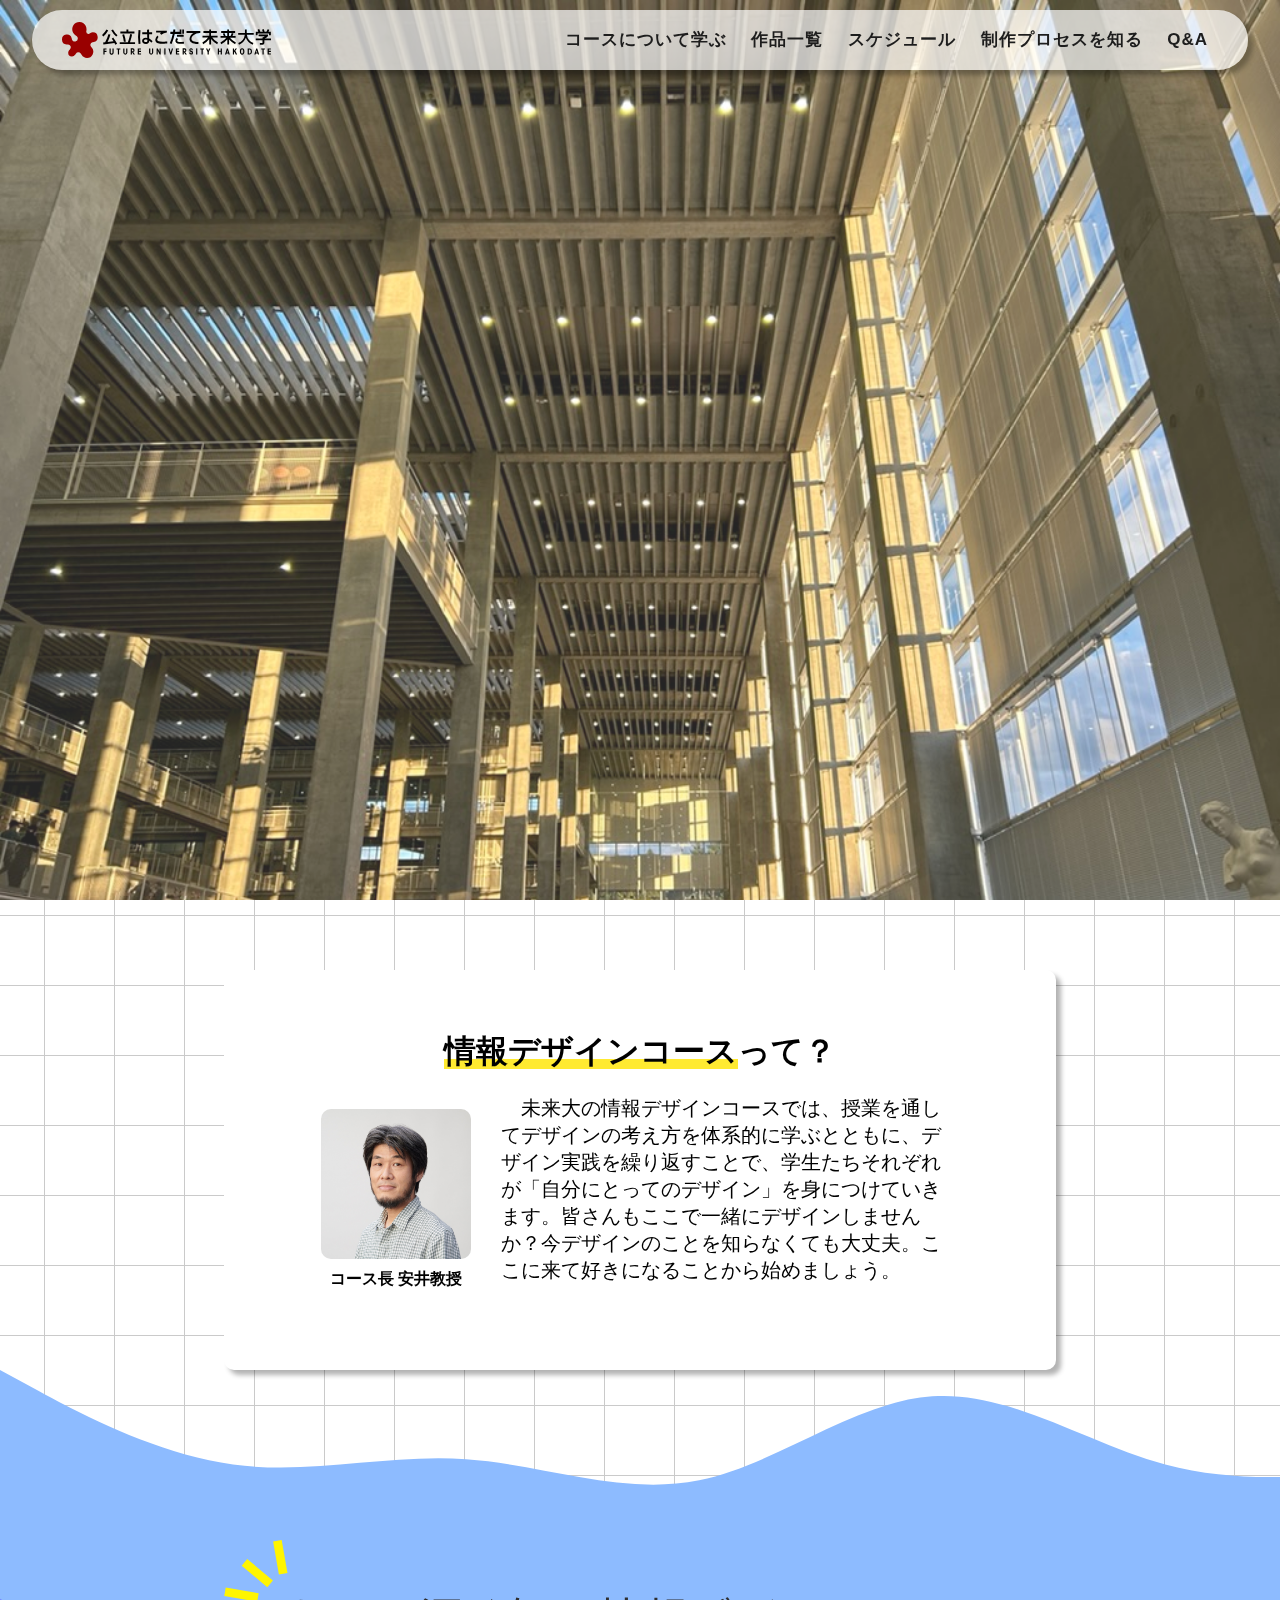
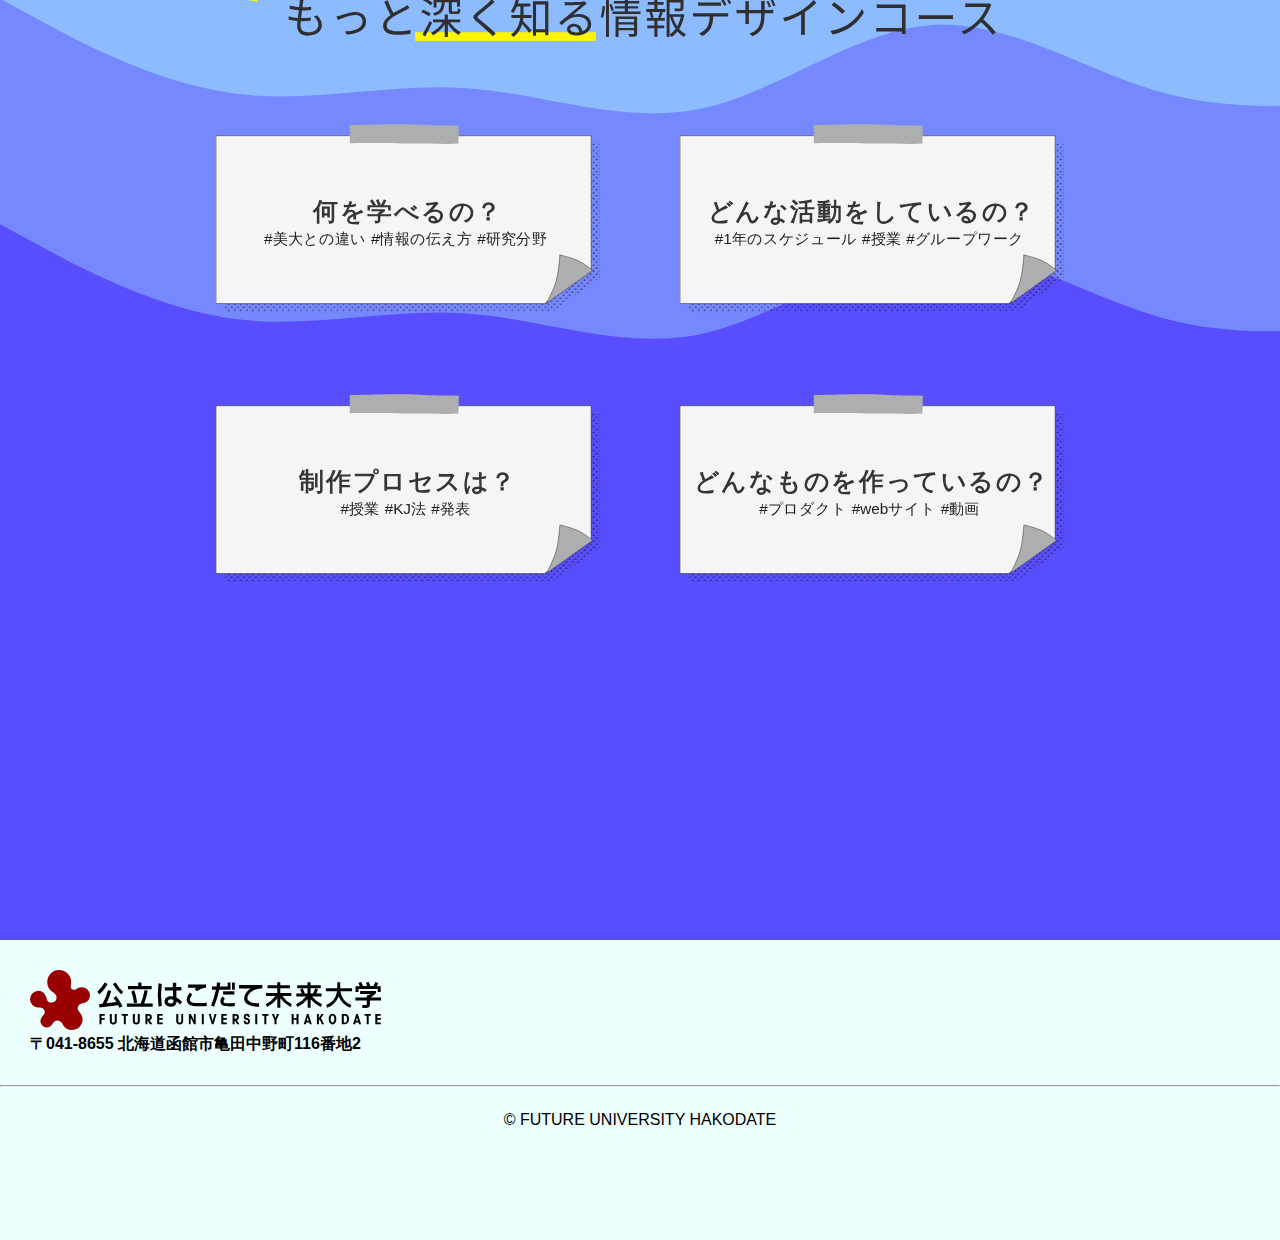
<file: index.html>
<!doctype html>
<html lang="ja">

<head>
    <meta charset="utf-8">
    <title>公立はこだて未来大学-情報デザインコース</title>
    <link rel="stylesheet" href="HIv2-style.css"> <!--,\styles.cssをリンク-->

    <link rel="icon" type="image/png" href="test1.jpeg">
</head>

<body>
    <script type="text/javascript" src="http://ajax.googleapis.com/ajax/libs/jquery/1.10.1/jquery.min.js"></script>

    <script type="text/javascript">
        $(function () {
            var setImg = '#viewer';
            var fadeSpeed = 1000;
            var switchDelay = 3000;

            $(setImg).children('img').css({ opacity: '0' });
            $(setImg + ' img:first').stop().animate({ opacity: '1', zIndex: '20' }, fadeSpeed);

            setInterval(function () {
                $(setImg + ' :first-child').animate({ opacity: '0' }, fadeSpeed).next('img').animate({ opacity: '1' }, fadeSpeed).end().appendTo(setImg);
            }, switchDelay);
        });
    </script>

    <div class="center"><!--header-->
        <header>
            <a href="index.html">
                <img src="title-ja.svg" alt="logo" class="header-logo" />
            </a>
            <nav class="menu-group">
                <ul>
                    <a href="コースの学び.html" class="menu-item">
                        <div class="menu-text">コースについて学ぶ</div>
                    </a>
                    <a href="作品一覧.html" class="menu-item">
                        <div class="menu-text">作品一覧</div>
                    </a>
                    <a href="スケジュール.html" class="menu-item">
                        <div class="menu-text">スケジュール</div>
                    </a>
                    <a href="制作プロセス.html" class="menu-item">
                        <div class="menu-text">制作プロセスを知る</div>
                    </a>
                    <a href="Q&A.html" class="menu-item">
                        <div class="menu-text">Q&A</div>
                    </a>
                </ul>
            </nav>
        </header>
    </div>

    <div class="layer0">
        <div id="viewer">
            <img src="main/main (1).png" style="opacity: 1;">
            <img src="main/main (7).jpg" style="opacity: 0;">
            <img src="main/main (3).png" style="opacity: 0;">
            <img src="main/main (4).png" style="opacity: 0;">
            <img src="main/main (5).png" style="opacity: 0;">
            <img src="main/main (6).png" style="opacity: 0;">

        </div>
    </div>

    <div class="layer1">
        <div class="margin-bgd sub1"></div>
        <div class="bgd sub1">
            <div class="grid-bgd">
                <div id="mainAbout">
                    <div class="bgd sub2">
                        <h1 style="margin-top: 60px;"><span class="under">情報デザインコース</span>って？</h1>
                        <div class="aboutContainer">
                            <div class="photoName">
                                <img src="Yasui 2.jpg" alt="安井教授" class="yasuitc">
                                <div class="name">コース長 安井教授</div>
                            </div>
                            <div class="comment">
                                <p>　未来大の情報デザインコースでは、授業を通してデザインの考え方を体系的に学ぶとともに、デザイン実践を繰り返すことで、学生たちそれぞれが「自分にとってのデザイン」を身につけていきます。皆さんもここで一緒にデザインしませんか？今デザインのことを知らなくても大丈夫。ここに来て好きになることから始めましょう。
                                </p>
                            </div>
                        </div>
                    </div>
                </div>
                <div class="bgd sub3">
                    <svg version="1.1" id="レイヤー_1" xmlns="http://www.w3.org/2000/svg"
                        xmlns:xlink="http://www.w3.org/1999/xlink" x="0px" y="0px" viewBox="0 0 1300 1341"
                        style="enable-background:new 0 0 2000 1341;" xml:space="preserve">
                        <style type="text/css">
                            .st0 {
                                fill: #8DBBFF;
                            }

                            .st1 {
                                fill: #7688FF;
                            }

                            .st2 {
                                fill: #584EFF;
                            }
                        </style>
                        <path class="st0" d="M0,0l39.4,21.3C78.9,43,157.8,85,236.7,96s157.8-11,236.7-5.3C552.3,96,631.2,128,710.1,112
	s157.8-80,236.7-85.3C1025.7,21,1104.6,75,1183.5,96s157.8,11,197.2,5.3l39.4-5.3v780.2h-47.8c-39.4,0-118.3,0-197.2,0
	s-157.8,0-236.7,0s-157.8,0-236.7,0s-157.8,0-236.7,0s-157.8,0-236.7,0s-157.8,0-197.2,0H-0.1L0,0z" />
                        <path class="st1" d="M0,232.4l39.4,21.3c39.5,21.7,118.4,63.7,197.3,74.7s157.8-11,236.7-5.3c78.9,5.3,157.8,37.3,236.7,21.3
	s157.8-80,236.7-85.3c78.9-5.7,157.8,48.3,236.7,69.3s157.8,11,197.2,5.3l39.4-5.3v780.2h-47.8c-39.4,0-118.3,0-197.2,0
	s-157.8,0-236.7,0s-157.8,0-236.7,0s-157.8,0-236.7,0s-157.8,0-236.7,0s-157.8,0-197.2,0H-0.1L0,232.4z" />
                        <path class="st2" d="M0,461.3l39.4,21.3c39.5,21.7,118.4,63.7,197.3,74.7s157.8-11,236.7-5.3c78.9,5.3,157.8,37.3,236.7,21.3
	s157.8-80,236.7-85.3c78.9-5.7,157.8,48.3,236.7,69.3s157.8,11,197.2,5.3l39.4-5.3v780.2h-47.8c-39.4,0-118.3,0-197.2,0
	s-157.8,0-236.7,0s-157.8,0-236.7,0s-157.8,0-236.7,0s-157.8,0-236.7,0s-157.8,0-197.2,0H-0.1L0,461.3z" />
                    </svg>
                </div>
                <div class="bgd sub4">
                    <img src="もっと深く知る情報デザインコース.svg" />
                    <div class="contentBoxOder">
                        <svg width="30%" height="auto" viewBox="0 0 754 373" fill="none"
                            xmlns="http://www.w3.org/2000/svg" xmlns:xlink="http://www.w3.org/1999/xlink"
                            style="margin: 40px;">
                            <g style="mix-blend-mode:multiply">
                                <path
                                    d="M16.7266 369.612C23.2266 362.609 5.72661 187.115 16.7266 40.1123C16.7266 40.1123 243.727 47.1148 433.727 40.1123C623.727 33.1097 753.227 40.1123 753.227 40.1123V304.112L661.727 369.612C409.839 369.612 10.2266 376.615 16.7266 369.612Z"
                                    fill="url(#pattern0)" />
                            </g>
                            <path d="M0 354.5V25H736.5V289L645 354.5H0Z" fill="#F5F5F5" stroke="#2C3033" />
                            <path
                                d="M739.5 289.498L648.5 354.498C648.5 354.498 664.893 324.822 669 305.998C675 278.498 675 258.998 675 258.998C675 258.998 693.418 262.986 708 268.998C721.659 274.629 739.5 289.498 739.5 289.498Z"
                                fill="#ADAEAF" stroke="#2C3033" />
                            <path
                                d="M476.827 5.73987L476.064 40.2316C458.764 42.1828 417.005 40.1396 388.302 40.2328C359.598 40.326 271.478 38.088 262.802 40.23L262.802 3.97426C283.302 3.97427 378.759 0.469175 404.206 3.97427C437.942 5.22053 476.849 4.74012 476.827 5.73987Z"
                                fill="#ADAEAF" />
                            <defs>
                                <pattern id="pattern0" patternContentUnits="objectBoundingBox" width="1" height="1">
                                    <use xlink:href="#image0_486_163"
                                        transform="matrix(0.001 0 0 0.00220486 0 -0.602431)" />
                                </pattern>
                                <image id="image0_486_163" width="1000" height="1000"
                                    xlink:href="[data-uri]" />
                            </defs>
                            <foreignObject width="100%" height="350">
                                <a href="コースの学び.html">
                                    <div class="mainButtan">
                                        <p class="contentTitle">何を学べるの？</p>
                                        <div id="keyWordsBox">
                                            <p>#美大との違い</p>
                                            <p>#情報の伝え方</p>
                                            <p>#研究分野</p>
                                        </div>
                                    </div>
                                </a>
                            </foreignObject>
                        </svg>
                        <svg width="30%" height="auto" viewBox="0 0 754 373" fill="none"
                            xmlns="http://www.w3.org/2000/svg" xmlns:xlink="http://www.w3.org/1999/xlink"
                            style="margin: 40px;">
                            <g style="mix-blend-mode:multiply">
                                <path
                                    d="M16.7266 369.612C23.2266 362.609 5.72661 187.115 16.7266 40.1123C16.7266 40.1123 243.727 47.1148 433.727 40.1123C623.727 33.1097 753.227 40.1123 753.227 40.1123V304.112L661.727 369.612C409.839 369.612 10.2266 376.615 16.7266 369.612Z"
                                    fill="url(#pattern0)" />
                            </g>
                            <path d="M0 354.5V25H736.5V289L645 354.5H0Z" fill="#F5F5F5" stroke="#2C3033" />
                            <path
                                d="M739.5 289.498L648.5 354.498C648.5 354.498 664.893 324.822 669 305.998C675 278.498 675 258.998 675 258.998C675 258.998 693.418 262.986 708 268.998C721.659 274.629 739.5 289.498 739.5 289.498Z"
                                fill="#ADAEAF" stroke="#2C3033" />
                            <path
                                d="M476.827 5.73987L476.064 40.2316C458.764 42.1828 417.005 40.1396 388.302 40.2328C359.598 40.326 271.478 38.088 262.802 40.23L262.802 3.97426C283.302 3.97427 378.759 0.469175 404.206 3.97427C437.942 5.22053 476.849 4.74012 476.827 5.73987Z"
                                fill="#ADAEAF" />
                            <defs>
                                <pattern id="pattern0" patternContentUnits="objectBoundingBox" width="1" height="1">
                                    <use xlink:href="#image0_486_163"
                                        transform="matrix(0.001 0 0 0.00220486 0 -0.602431)" />
                                </pattern>
                                <image id="image0_486_163" width="1000" height="1000"
                                    xlink:href="[data-uri]" />
                            </defs>
                            <foreignObject width="100%" height="350">
                                <a href="スケジュール.html">
                                    <div class="mainButtan">
                                        <p class="contentTitle">どんな活動をしているの？</p>
                                        <div id="keyWordsBox">
                                            <p>#1年のスケジュール</p>
                                            <p>#授業</p>
                                            <p>#グループワーク</p>
                                        </div>
                                    </div>
                                </a>
                            </foreignObject>
                        </svg>
                    </div>
                    <div class="contentBoxOder">
                        <svg width="30%" height="auto" viewBox="0 0 754 373" fill="none"
                            xmlns="http://www.w3.org/2000/svg" xmlns:xlink="http://www.w3.org/1999/xlink"
                            style="margin: 40px;">
                            <g style="mix-blend-mode:multiply">
                                <path
                                    d="M16.7266 369.612C23.2266 362.609 5.72661 187.115 16.7266 40.1123C16.7266 40.1123 243.727 47.1148 433.727 40.1123C623.727 33.1097 753.227 40.1123 753.227 40.1123V304.112L661.727 369.612C409.839 369.612 10.2266 376.615 16.7266 369.612Z"
                                    fill="url(#pattern0)" />
                            </g>
                            <path d="M0 354.5V25H736.5V289L645 354.5H0Z" fill="#F5F5F5" stroke="#2C3033" />
                            <path
                                d="M739.5 289.498L648.5 354.498C648.5 354.498 664.893 324.822 669 305.998C675 278.498 675 258.998 675 258.998C675 258.998 693.418 262.986 708 268.998C721.659 274.629 739.5 289.498 739.5 289.498Z"
                                fill="#ADAEAF" stroke="#2C3033" />
                            <path
                                d="M476.827 5.73987L476.064 40.2316C458.764 42.1828 417.005 40.1396 388.302 40.2328C359.598 40.326 271.478 38.088 262.802 40.23L262.802 3.97426C283.302 3.97427 378.759 0.469175 404.206 3.97427C437.942 5.22053 476.849 4.74012 476.827 5.73987Z"
                                fill="#ADAEAF" />
                            <defs>
                                <pattern id="pattern0" patternContentUnits="objectBoundingBox" width="1" height="1">
                                    <use xlink:href="#image0_486_163"
                                        transform="matrix(0.001 0 0 0.00220486 0 -0.602431)" />
                                </pattern>
                                <image id="image0_486_163" width="1000" height="1000"
                                    xlink:href="[data-uri]" />
                            </defs>
                            <foreignObject width="100%" height="350">
                                <a href="制作プロセス.html">
                                    <div class="mainButtan">
                                        <p class="contentTitle">制作プロセスは？</p>
                                        <div id="keyWordsBox">
                                            <p>#授業</p>
                                            <p>#KJ法</p>
                                            <p>#発表</p>
                                        </div>
                                    </div>
                                </a>
                            </foreignObject>
                        </svg>
                        <svg width="30%" height="auto" viewBox="0 0 754 373" fill="none"
                            xmlns="http://www.w3.org/2000/svg" xmlns:xlink="http://www.w3.org/1999/xlink"
                            style="margin: 40px;">
                            <g style="mix-blend-mode:multiply">
                                <path
                                    d="M16.7266 369.612C23.2266 362.609 5.72661 187.115 16.7266 40.1123C16.7266 40.1123 243.727 47.1148 433.727 40.1123C623.727 33.1097 753.227 40.1123 753.227 40.1123V304.112L661.727 369.612C409.839 369.612 10.2266 376.615 16.7266 369.612Z"
                                    fill="url(#pattern0)" />
                            </g>
                            <path d="M0 354.5V25H736.5V289L645 354.5H0Z" fill="#F5F5F5" stroke="#2C3033" />
                            <path
                                d="M739.5 289.498L648.5 354.498C648.5 354.498 664.893 324.822 669 305.998C675 278.498 675 258.998 675 258.998C675 258.998 693.418 262.986 708 268.998C721.659 274.629 739.5 289.498 739.5 289.498Z"
                                fill="#ADAEAF" stroke="#2C3033" />
                            <path
                                d="M476.827 5.73987L476.064 40.2316C458.764 42.1828 417.005 40.1396 388.302 40.2328C359.598 40.326 271.478 38.088 262.802 40.23L262.802 3.97426C283.302 3.97427 378.759 0.469175 404.206 3.97427C437.942 5.22053 476.849 4.74012 476.827 5.73987Z"
                                fill="#ADAEAF" />
                            <defs>
                                <pattern id="pattern0" patternContentUnits="objectBoundingBox" width="1" height="1">
                                    <use xlink:href="#image0_486_163"
                                        transform="matrix(0.001 0 0 0.00220486 0 -0.602431)" />
                                </pattern>
                                <image id="image0_486_163" width="1000" height="1000"
                                    xlink:href="[data-uri]" />
                            </defs>
                            <foreignObject width="100%" height="350">
                                <a href="作品一覧.html">
                                    <div class="mainButtan">
                                        <p class="contentTitle">どんなものを作っているの？</p>
                                        <div id="keyWordsBox">
                                            <p>#プロダクト</p>
                                            <p>#webサイト</p>
                                            <p>#動画</p>
                                        </div>
                                    </div>
                                </a>
                            </foreignObject>
                        </svg>
                    </div>
                </div>
            </div>
            <footer>
                <img src="title-ja.svg" alt="logo" class="footer-logo" />
                <h4 style="margin-left: 30px; margin-bottom: 30px;">〒041-8655 北海道函館市亀田中野町116番地2</h3>
                    <hr>
                    <div class="center">
                        <p>© FUTURE UNIVERSITY HAKODATE</p>
                    </div>
            </footer>
        </div>
    </div>


</body>
</file>
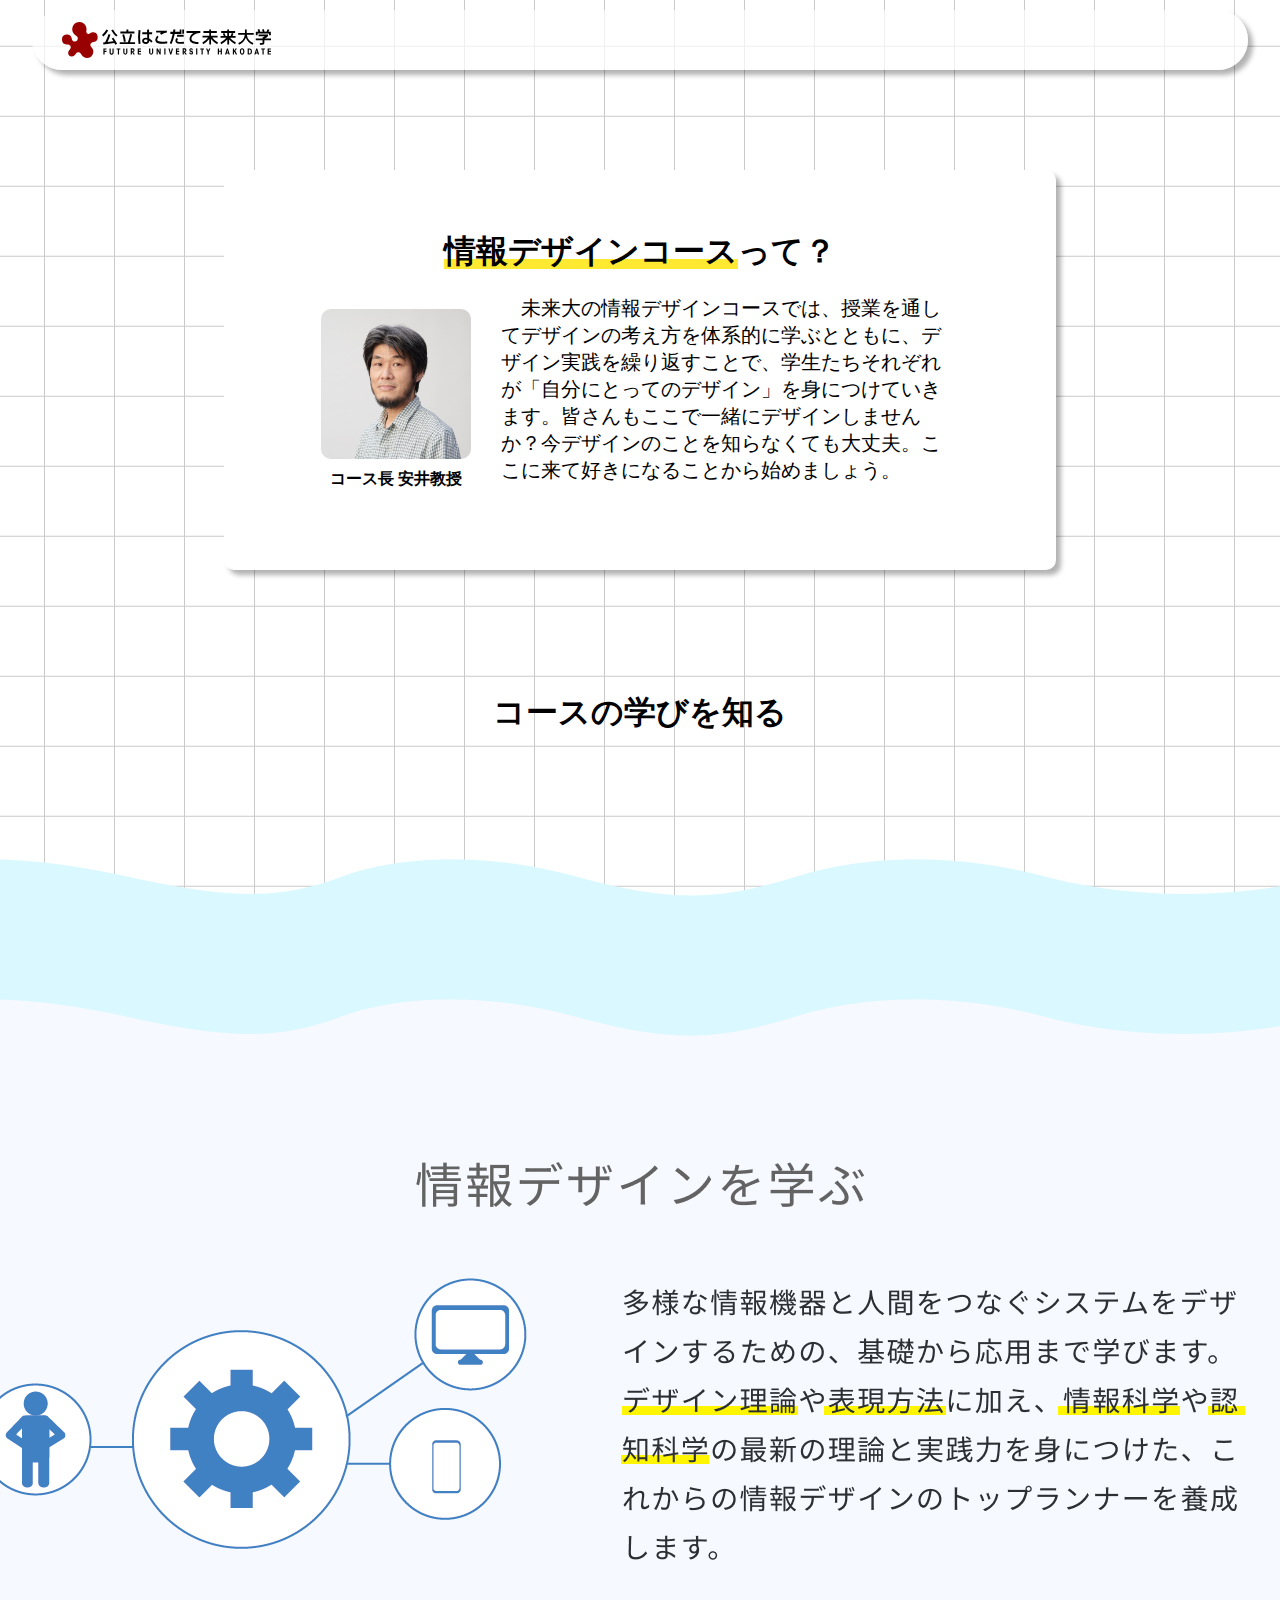
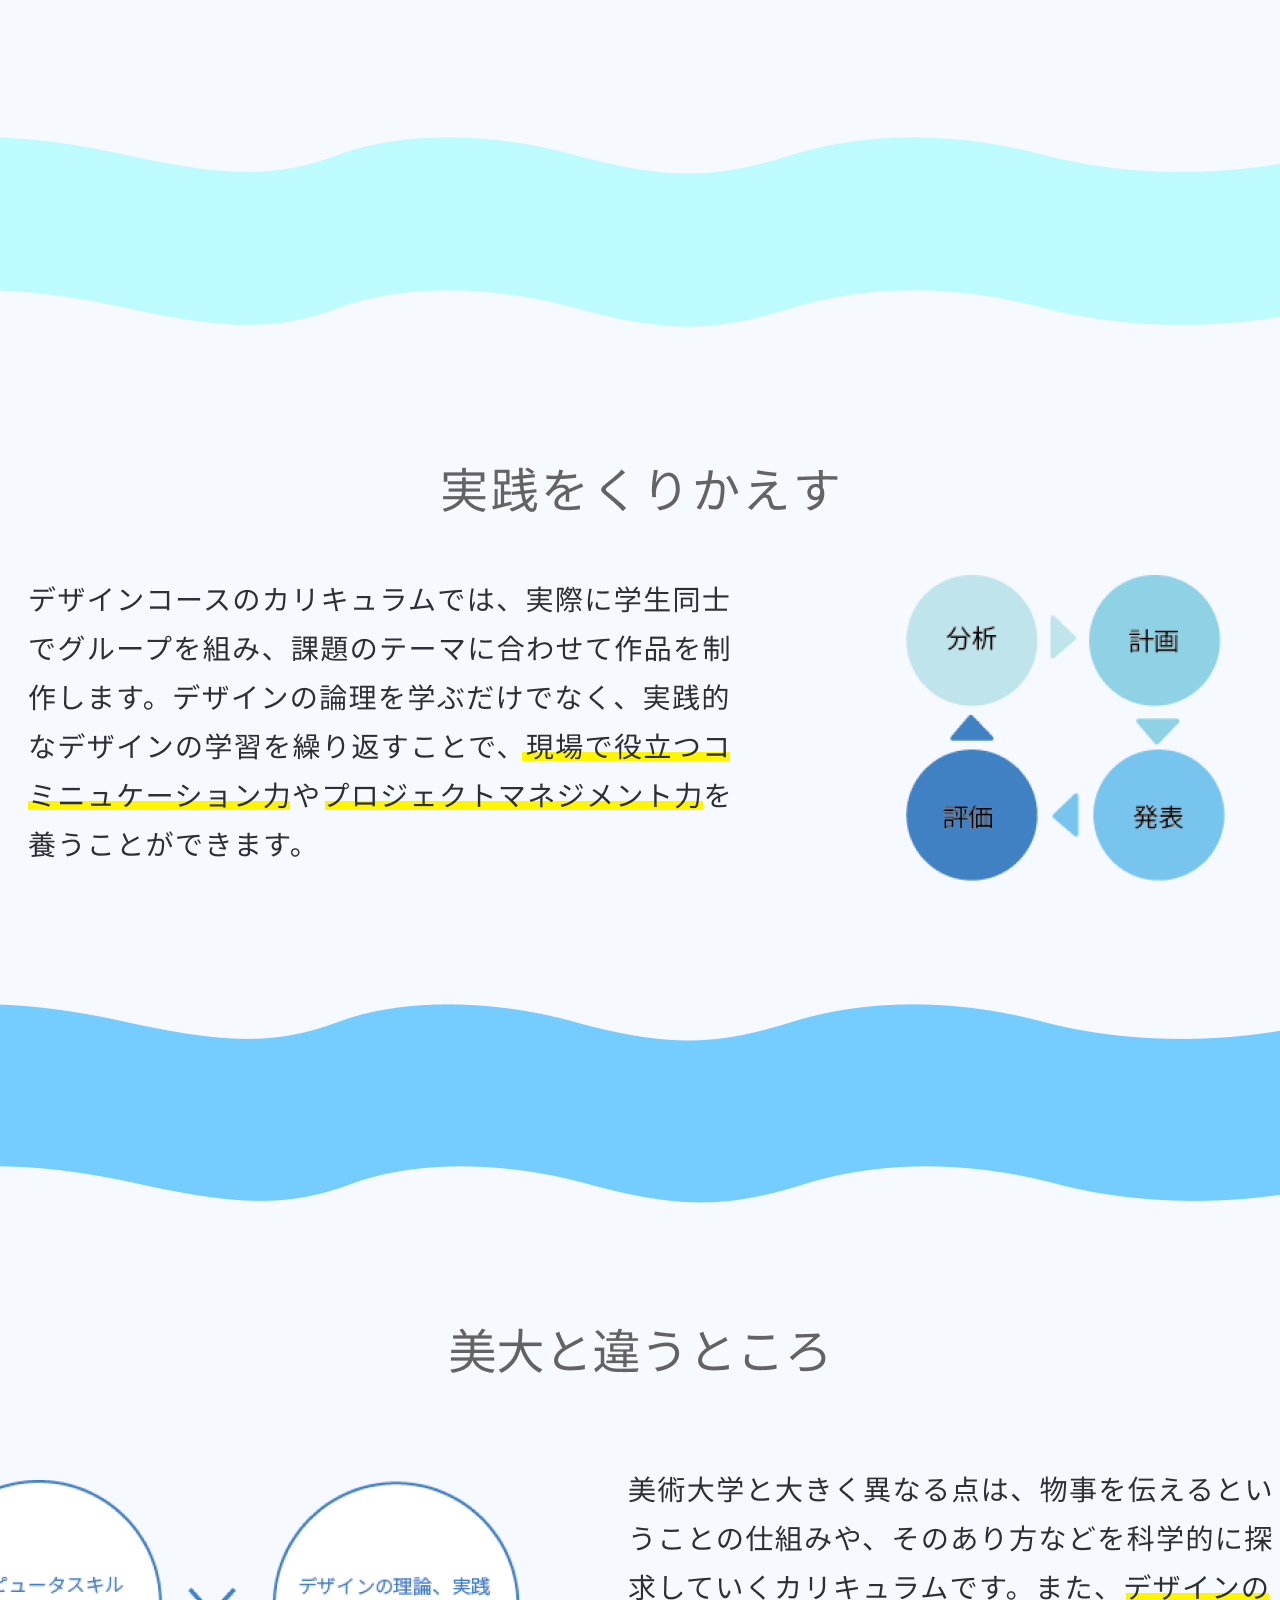
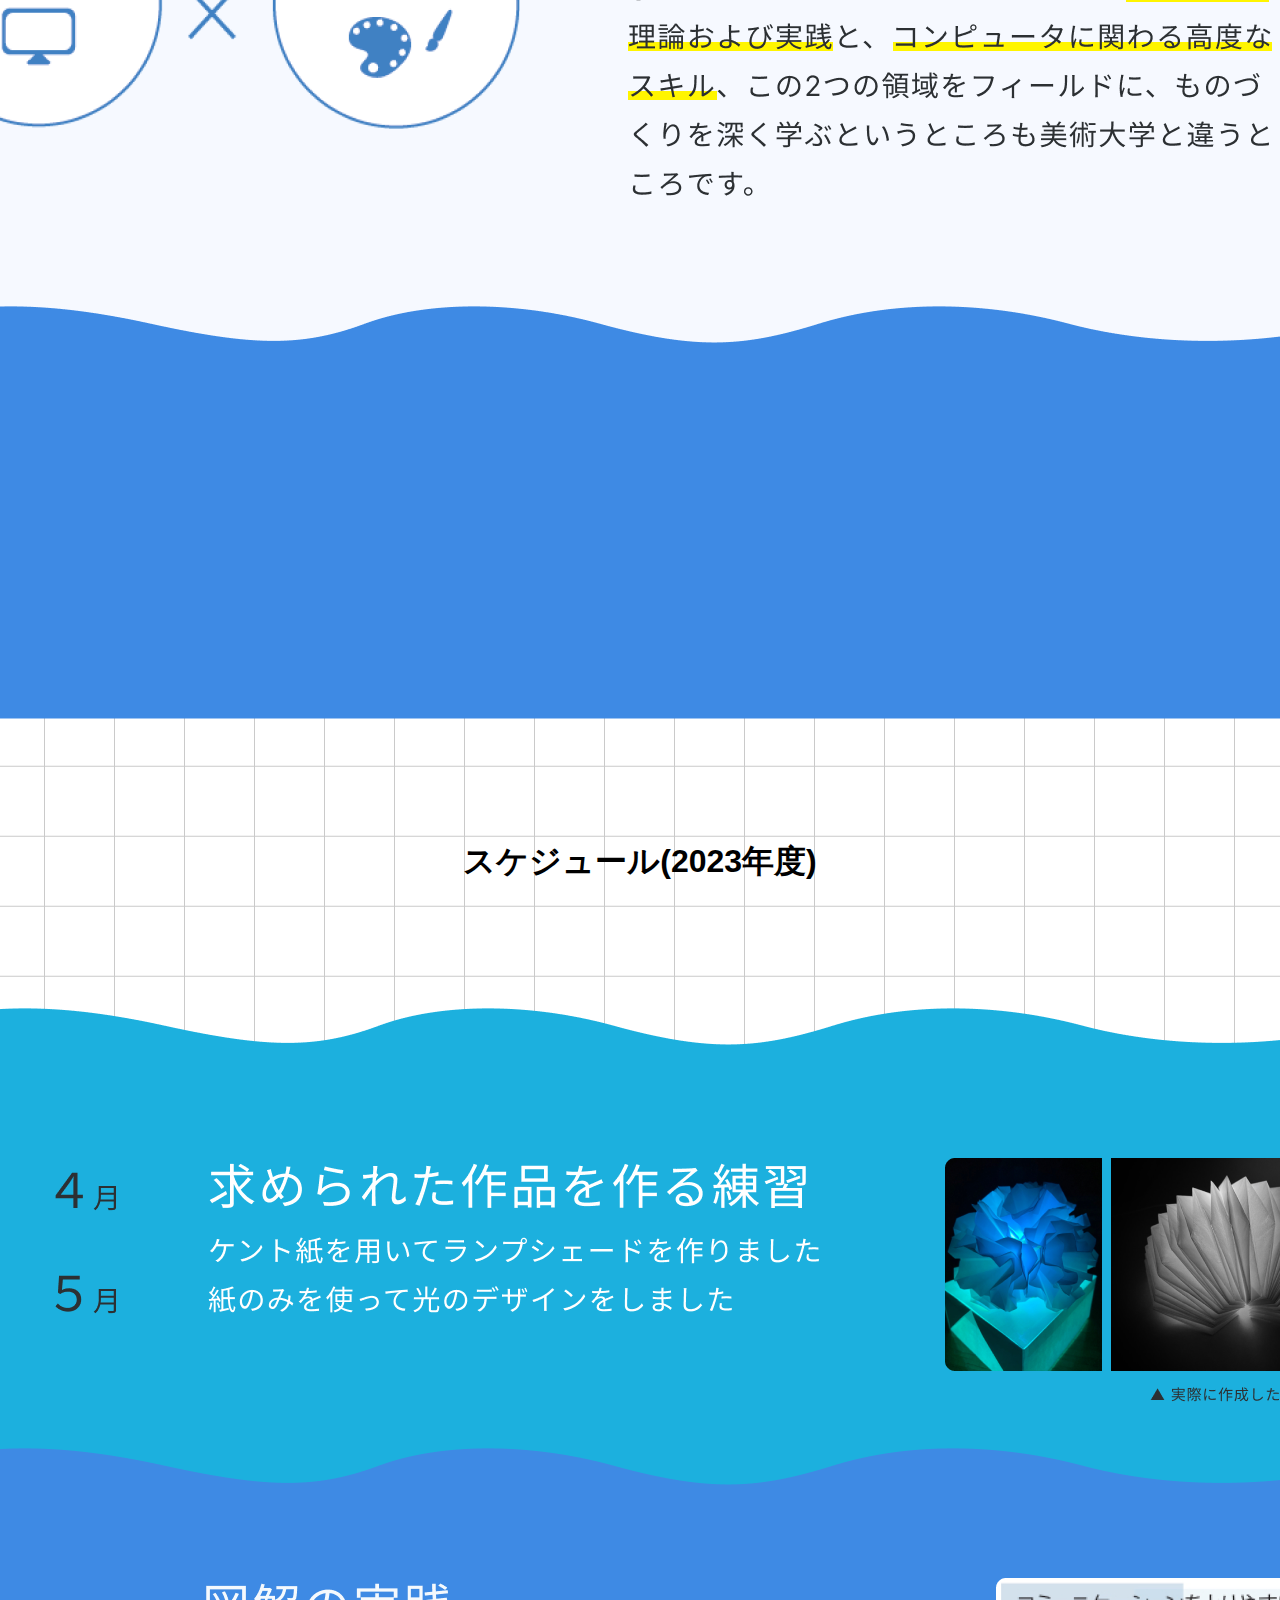
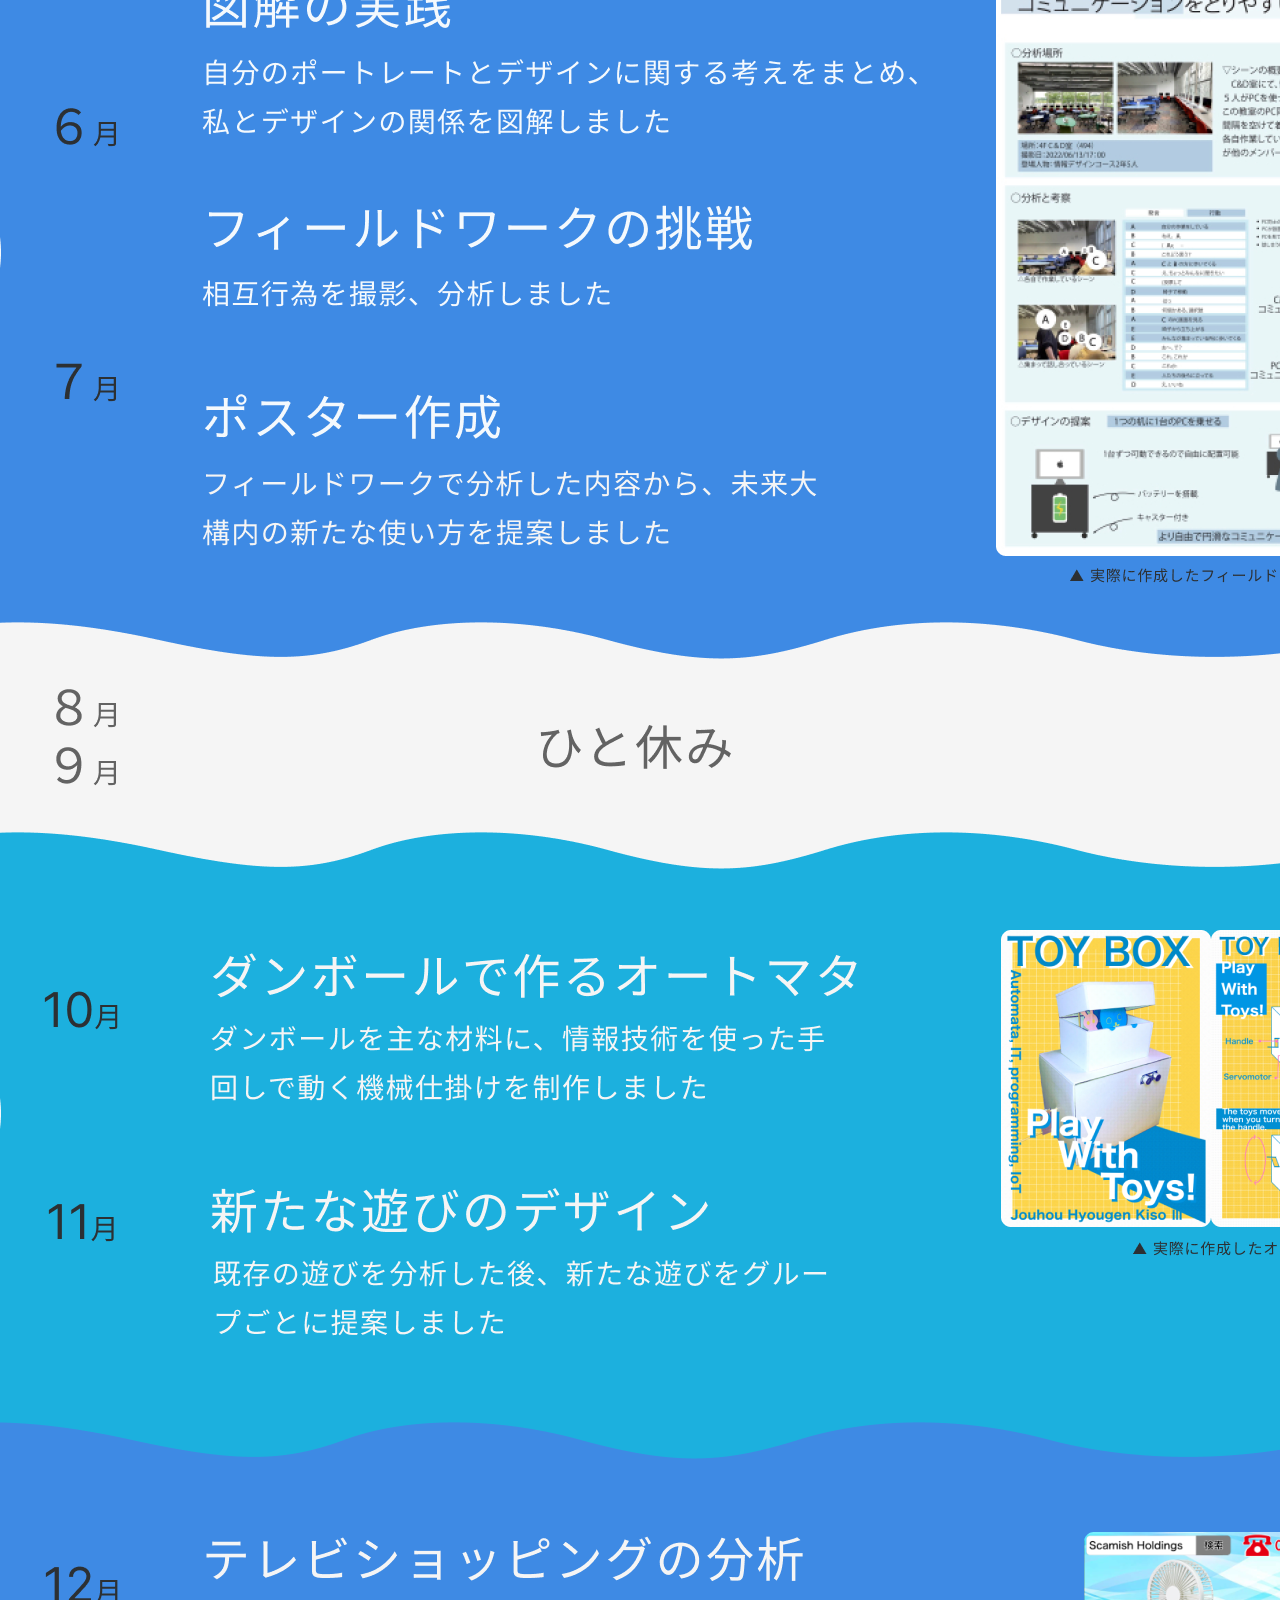
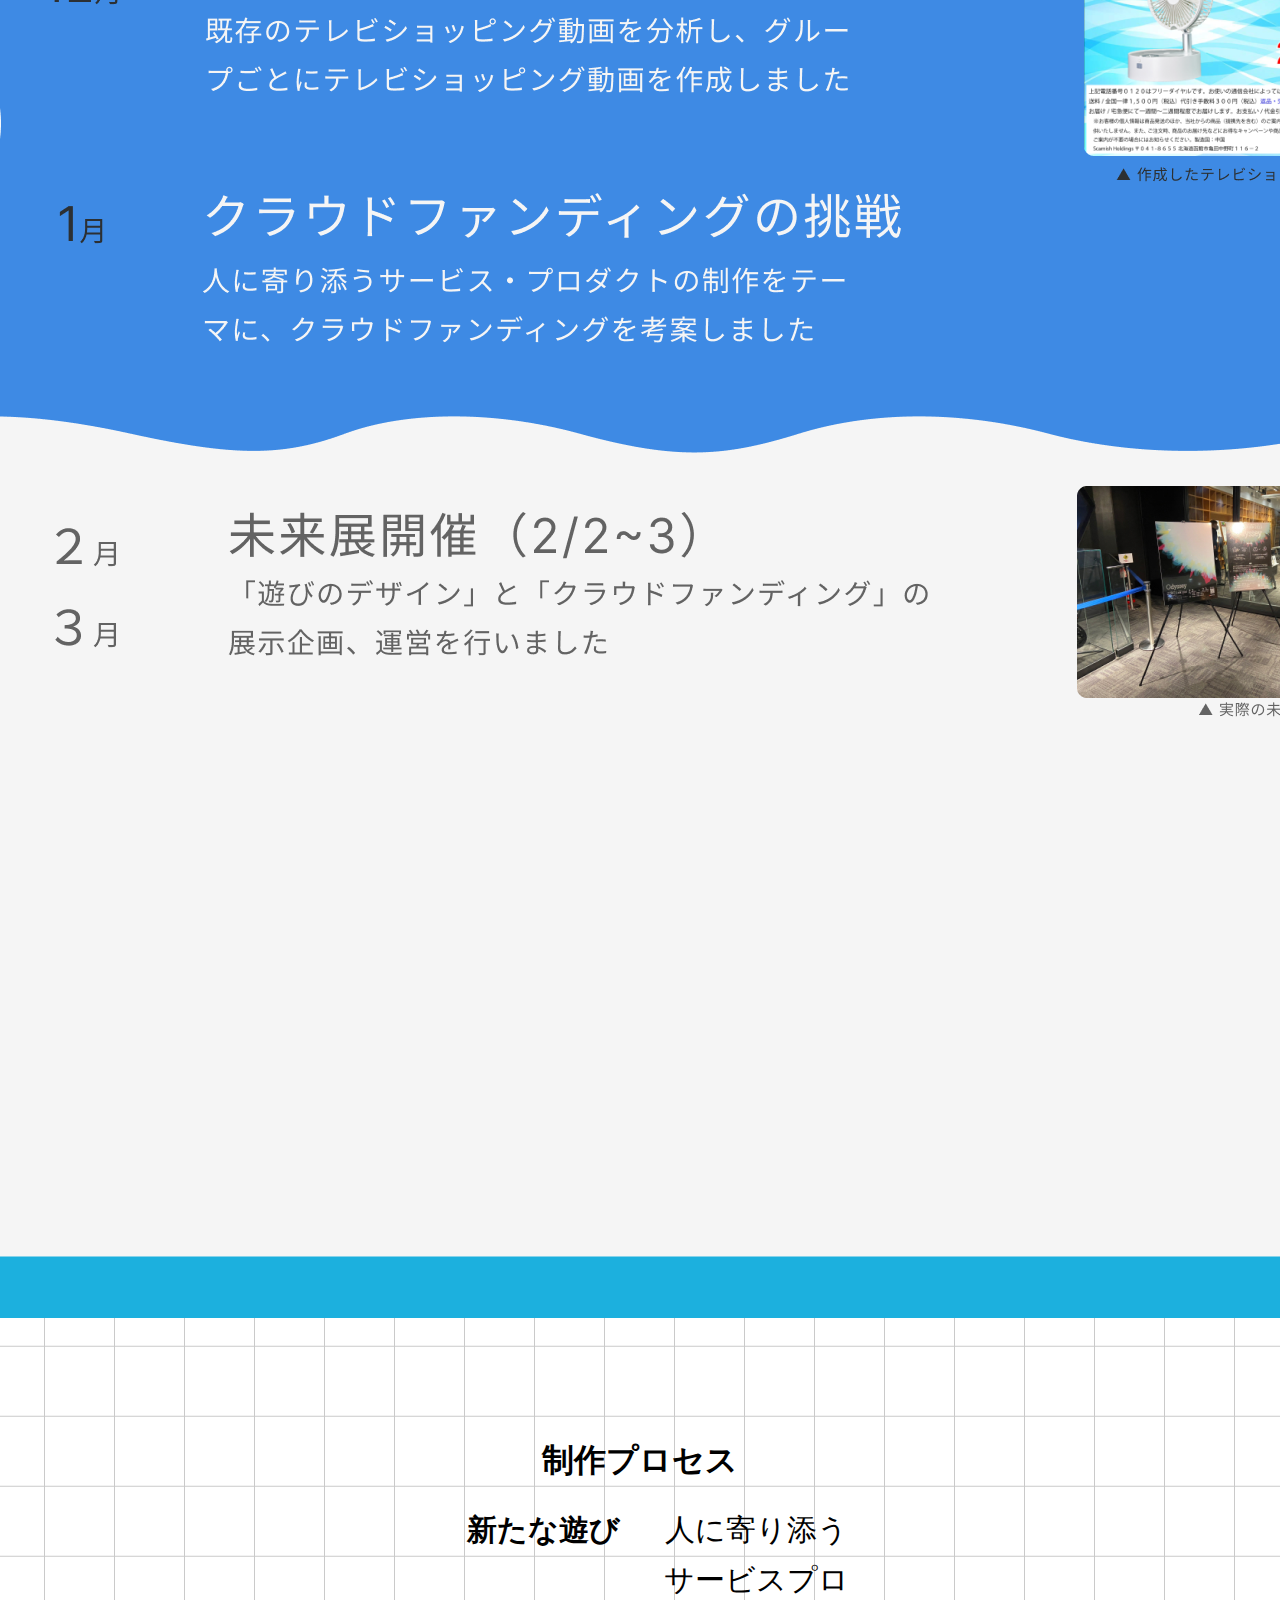
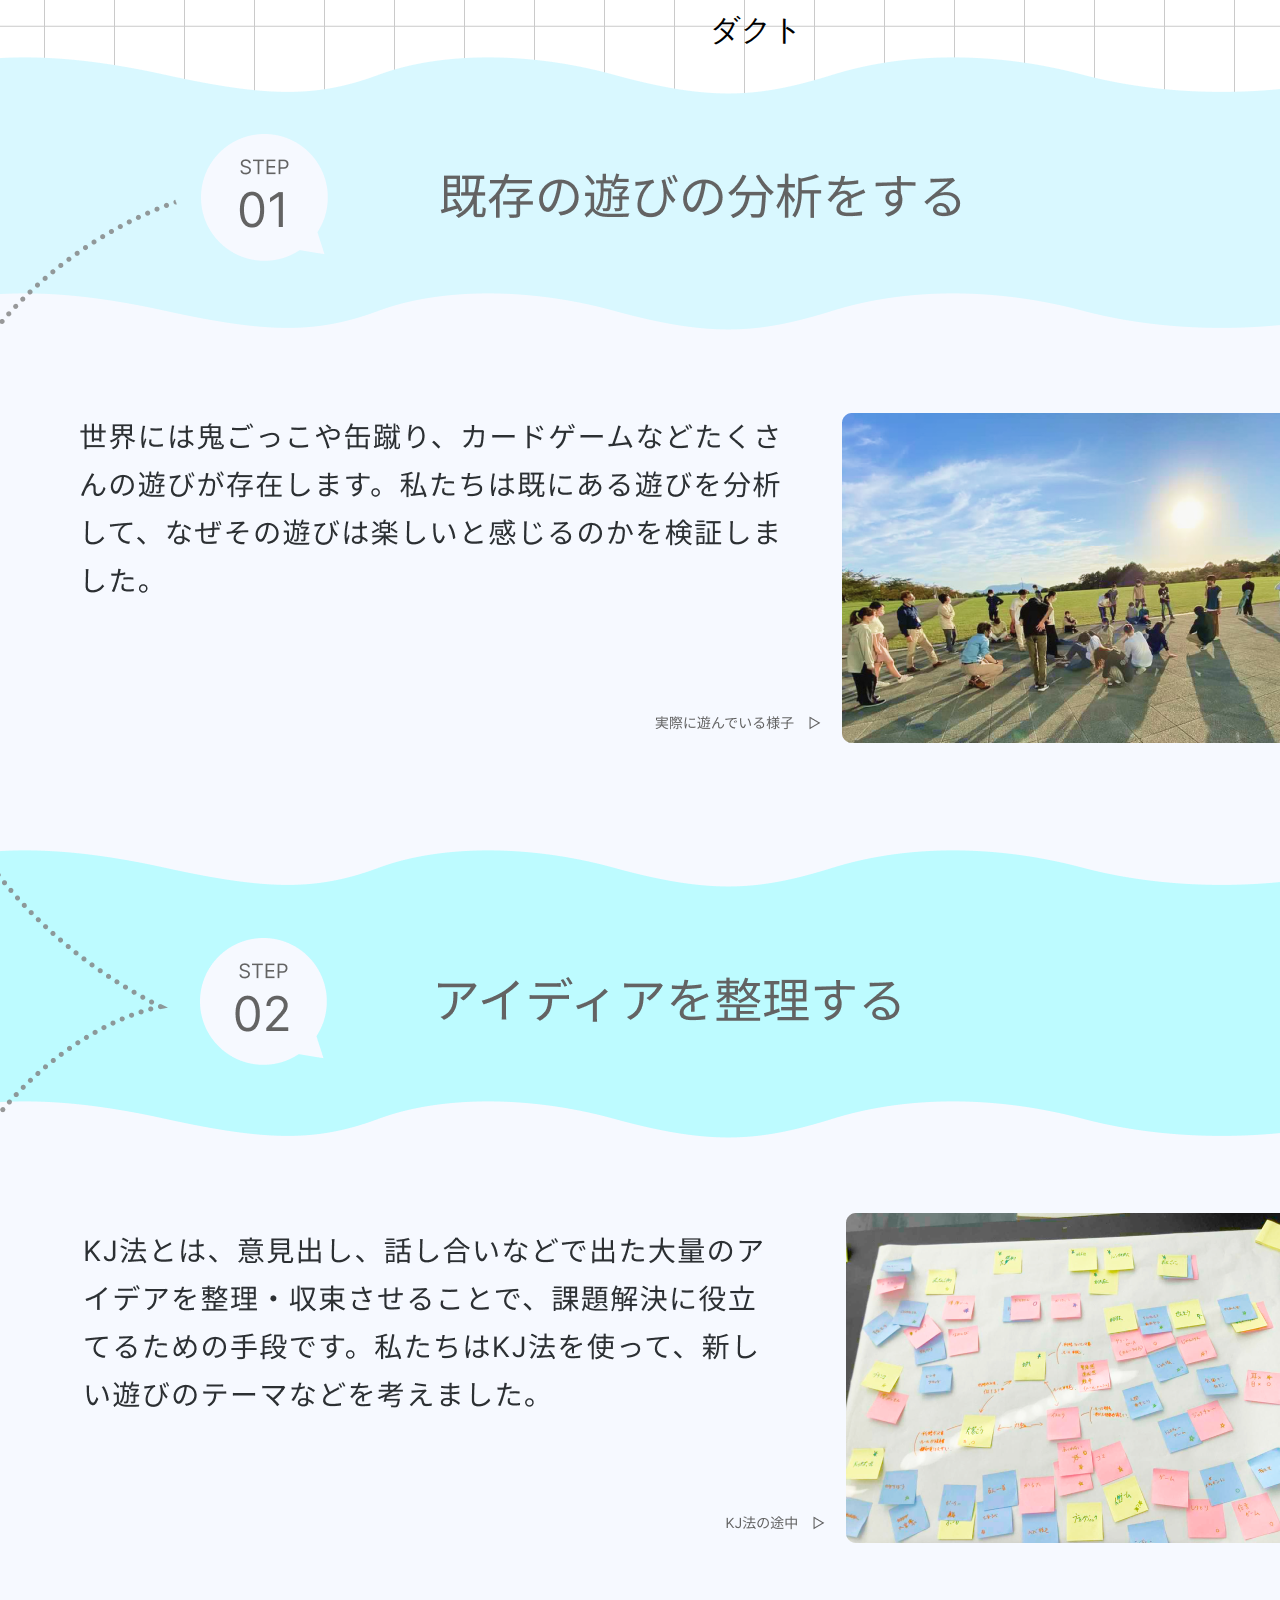
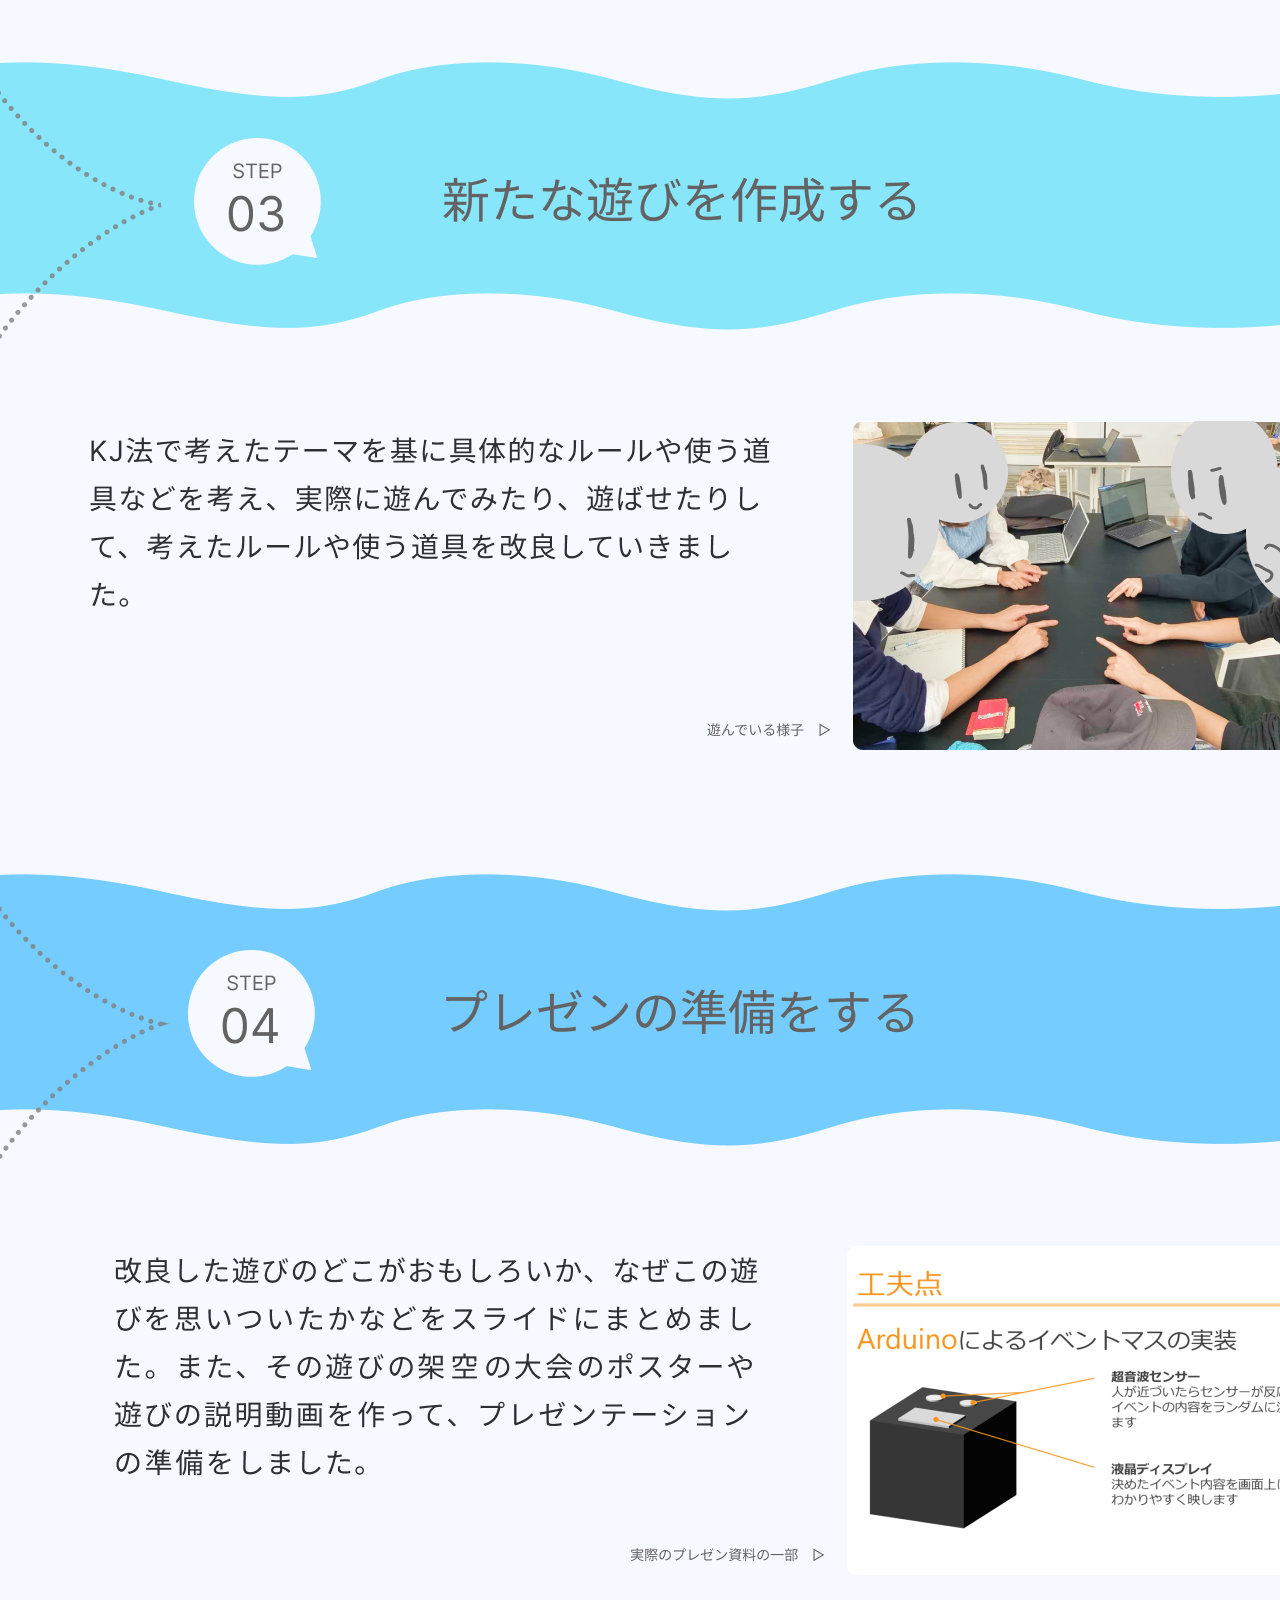
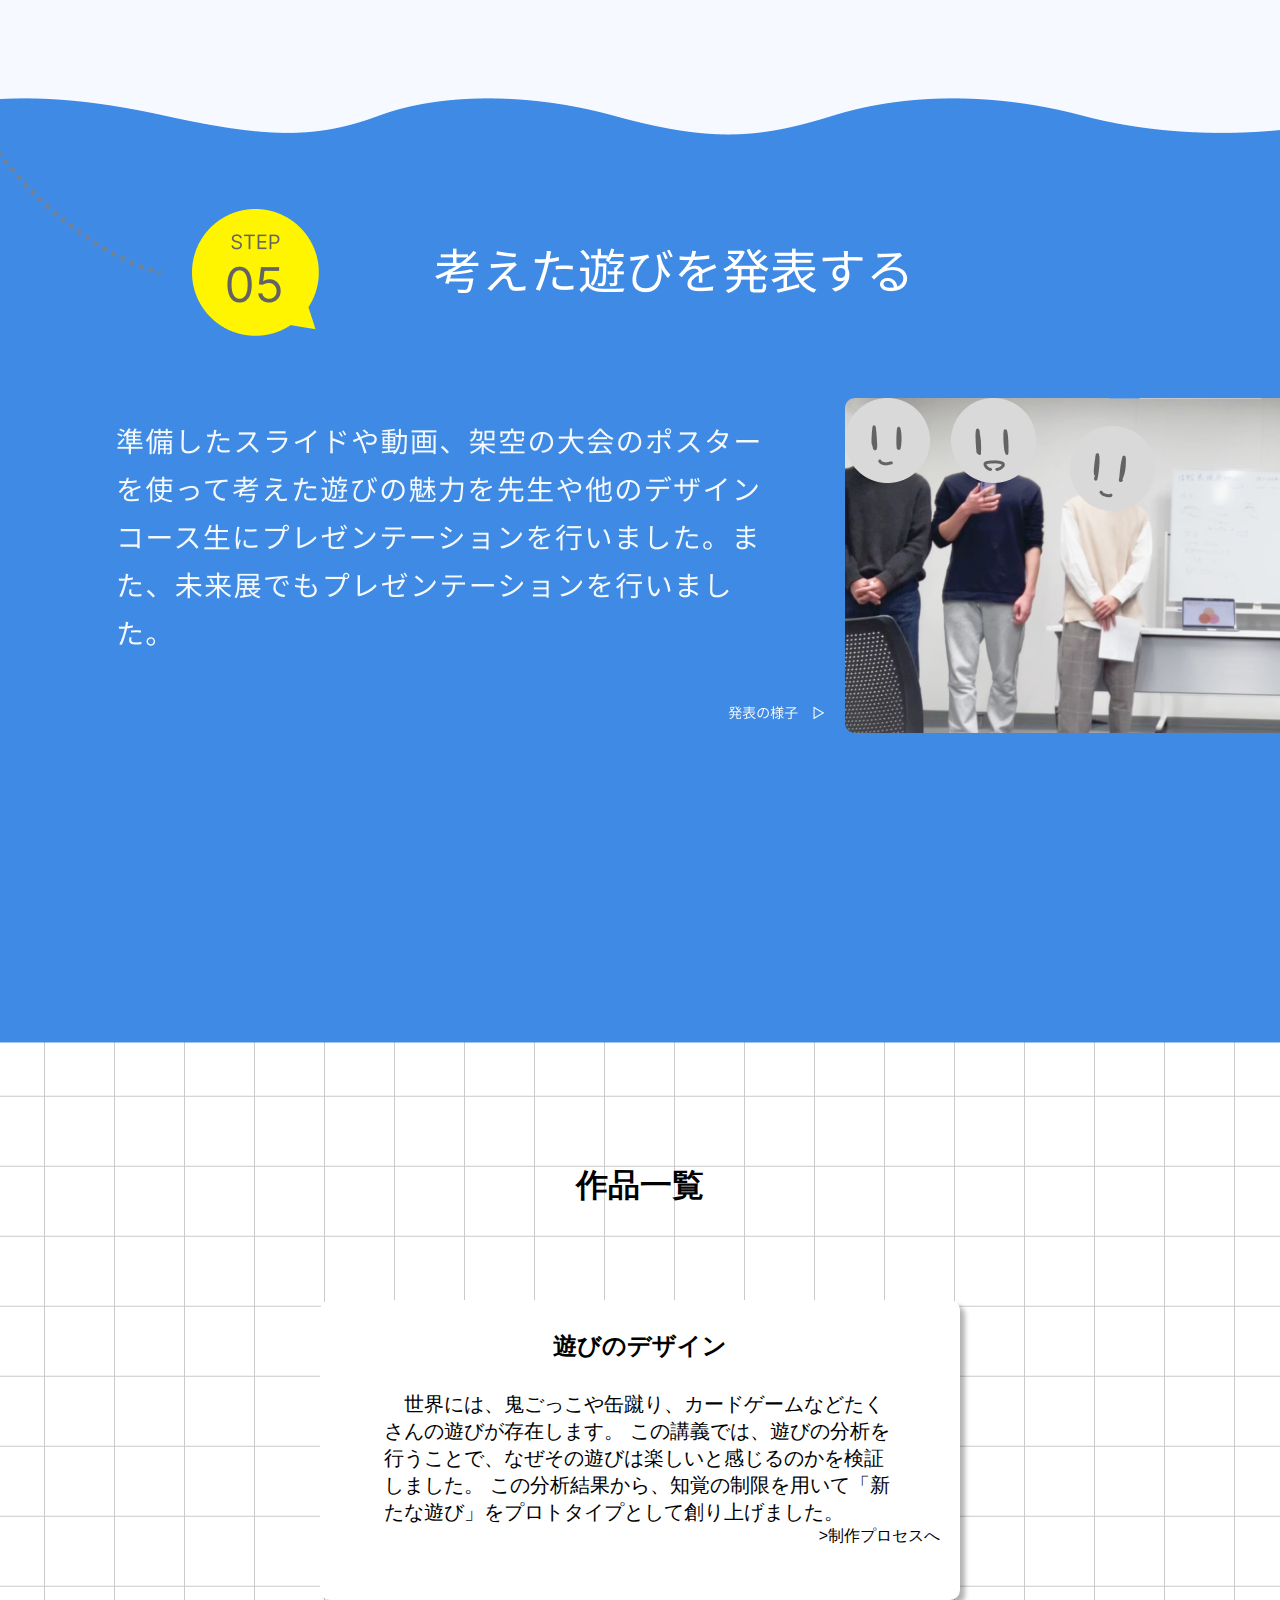
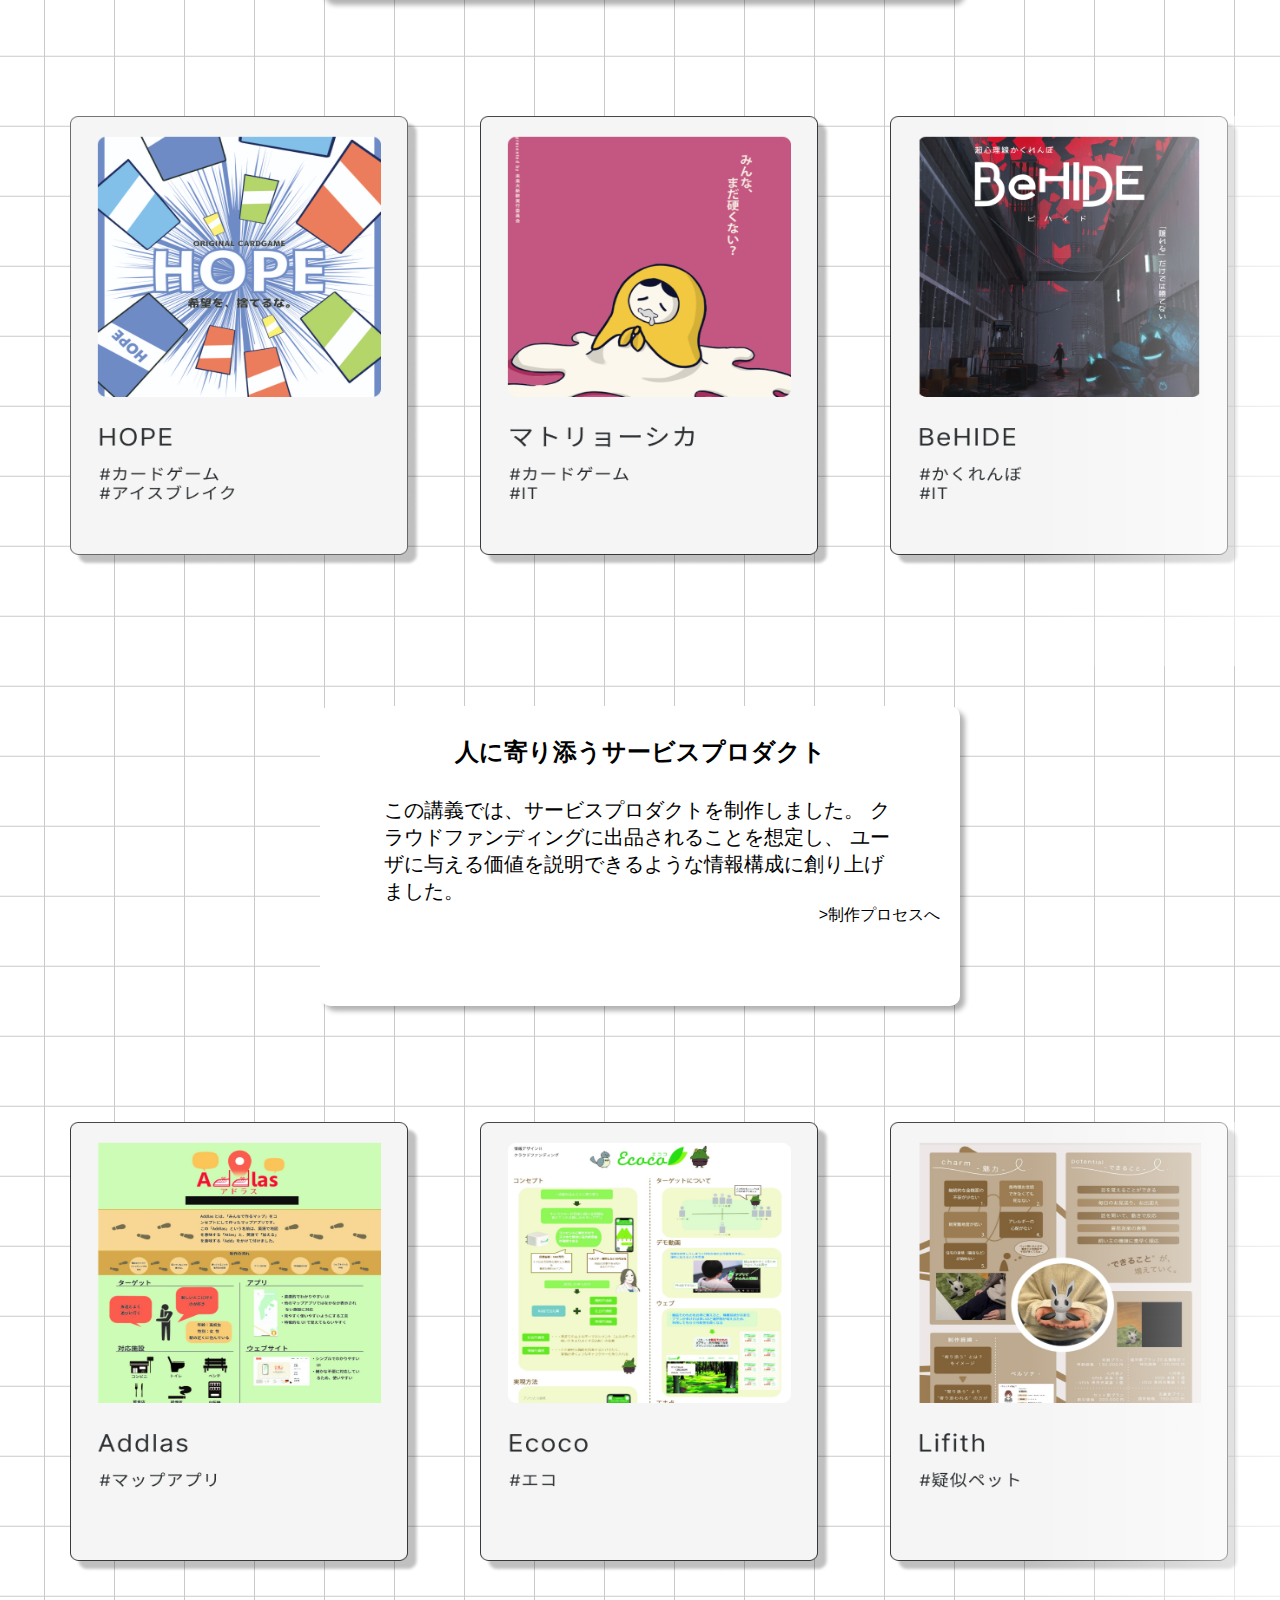
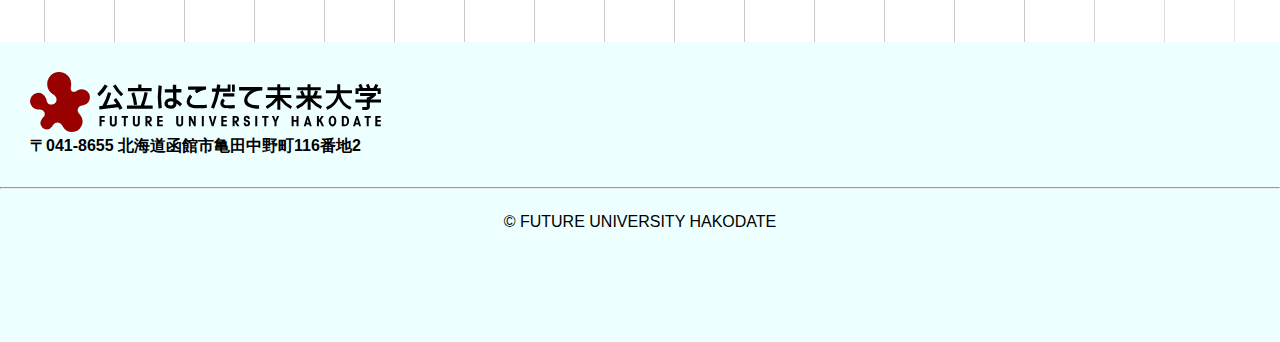
<file: comp.html>
<!doctype html>
<html lang="ja">

<head>
    <meta charset="utf-8">
    <title>公立はこだて未来大学-情報デザインコース</title>
    <link rel="stylesheet" href="HIv2-style.css"> <!--,\styles.cssをリンク-->
    <link rel="icon" type="image/png" href="test1.jpeg">

</head>


<body>

    <div class="center"><!--header-->
        <header>
            <a href="comp.html">
                <img src="title-ja.svg" alt="logo" class="header-logo" />
            </a>
        </header>
    </div>

    <div class="grid-bgd sub2">
        <div class="margin-bgd"></div>
        <div id="mainAbout">
            <div class="bgd sub2">
                <h1 style="margin-top: 60px;"><span class="under">情報デザインコース</span>って？</h1>
                <div class="aboutContainer">
                    <div class="photoName">
                        <img src="Yasui 2.jpg" alt="安井教授" class="yasuitc">
                        <div class="name">コース長 安井教授</div>
                    </div>
                    <div class="comment">
                        <p>　未来大の情報デザインコースでは、授業を通してデザインの考え方を体系的に学ぶとともに、デザイン実践を繰り返すことで、学生たちそれぞれが「自分にとってのデザイン」を身につけていきます。皆さんもここで一緒にデザインしませんか？今デザインのことを知らなくても大丈夫。ここに来て好きになることから始めましょう。
                        </p>
                    </div>
                </div>
            </div>
        </div>

        <div class="margin-bgd"></div>
        <h1>コースの学びを知る</h1>
        <div class="margin-bgd"></div>
        <div class="center">
            <img src="学びを知る.png" />
        </div>

        <div class="margin-bgd"></div>
        <h1>スケジュール(2023年度)</h1>
        <div class="margin-bgd"></div>
        <div class="center">
            <img src="スケジュール.png" />
        </div>

        <div class="margin-bgd"></div>
        <h1>制作プロセス</h1>
        <div class="area">
            <input type="radio" name="tab_name" id="tab1" checked>
            <label class="tab_class sub1" for="tab1">新たな遊び</label>
            <div class="content_class">
                <div class="margin-bgd"></div>
                <div class="center">
                    <img src="遊び.png" />
                </div>

            </div>
            <input type="radio" name="tab_name" id="tab2">
            <label class="tab_class sub2" for="tab2">人に寄り添うサービスプロダクト</label>
            <div class="content_class">
                <div class="margin-bgd"></div>
                <div class="center">
                    <img src="人に寄り添う.png" />
                </div>
            </div>
        </div>

        <div class="margin-bgd"></div>
        <h1>作品一覧</h1>
        <div class="center">
            <div class="bgd sub7">
                <h2 style="margin-top: 30px;">遊びのデザイン</h2>
                <div class="aboutContainer">

                    <p class="comment sub1">
                        　世界には、鬼ごっこや缶蹴り、カードゲームなどたくさんの遊びが存在します。
                        この講義では、遊びの分析を行うことで、なぜその遊びは楽しいと感じるのかを検証しました。
                        この分析結果から、知覚の制限を用いて「新たな遊び」をプロトタイプとして創り上げました。</p>
                </div>
                <a href="制作プロセス.html" class="flex"
                    style="justify-content: end; text-decoration: none; color: black; margin-right: 20px;">
                    <p">>制作プロセスへ</p>
                </a>
            </div>
        </div>

        <div class="margin-bgd sub3">

            <ul class="horizontal-list">
                <a href="作品詳細.html#HOPE" class="exE">
                    <img src="poster2/HOPE.png" class="test-item" />
                </a>
                <a href="作品詳細.html#マトリョーシカ" class="exE">
                    <img src="poster2/マトリョーシカ.png" class="test-item" />
                </a>
                <a href="作品詳細.html#BeHIDE" class="exE">
                    <img src="poster2/BeHIDE.png" class="test-item" />
                </a>
                <a href="作品詳細.html#BOTANNI" class="exE">
                    <img src="poster2/BOTANNI.png" class="test-item" />
                </a>
                <a href="作品詳細.html#color" class="exE">
                    <img src="poster2/color tail.png" class="test-item" />
                </a>
                <a href="作品詳細.html#Mission" class="exE">
                    <img src="poster2/Mission in Progress.png" class="test-item" />
                </a>
                <a href="作品詳細.html#SMASH" class="exE">
                    <img src="poster2/SMASH.png" class="test-item" />
                </a>
                <a href="作品詳細.html#すごろく" class="exE">
                    <img src="poster2/すごろく鬼ごっこ.png" class="test-item" />
                </a>
                <a href="作品詳細.html#だるまさん" class="exE">
                    <img src="poster2/だるまさんがにげだした.png" class="test-item" />
                </a>
                <a href="作品詳細.html#赤ずきん" class="exE">
                    <img src="poster2/赤ずきん.png" class="test-item" />
                </a>
            </ul>
            <div class="gradBox">
                <div class="grad"></div>
            </div>
        </div>


        <div class="center">
            <div class="bgd sub7">
                <h2 style="margin-top: 30px;">人に寄り添うサービスプロダクト</h2>
                <div class="aboutContainer">
                    <p class="comment sub1">
                        この講義では、サービスプロダクトを制作しました。
                        クラウドファンディングに出品されることを想定し、
                        ユーザに与える価値を説明できるような情報構成に創り上げました。</p>
                </div>
                <a href="制作プロセス.html" class="flex"
                    style="justify-content: end; text-decoration: none; color: black; margin-right: 20px;">
                    <p">>制作プロセスへ</p>
                </a>
            </div>
        </div>

        <div class="margin-bgd sub3">
            <ul class="horizontal-list">
                <a href="作品詳細.html#addlas" class="exE">
                    <img src="poster2/Addlas.png" class="test-item" />
                </a>
                <a href="作品詳細.html#ecoco" class="exE">
                    <img src="poster2/Ecoco.png" class="test-item" />
                </a>
                <a href="作品詳細.html#life" class="exE">
                    <img src="poster2/Lifith.png" class="test-item" />
                </a>
                <a href="作品詳細.html#metarea" class="exE">
                    <img src="poster2/metarea.png" class="test-item" />
                </a>
                <a href="作品詳細.html#peta" class="exE">
                    <img src="poster2/Peta.png" class="test-item" />
                </a>
                <a href="作品詳細.html#poppo" class="exE">
                    <img src="poster2/Poppo.png" class="test-item" />
                </a>
                <a href="作品詳細.html#suno" class="exE">
                    <img src="poster2/すのーみー.png" class="test-item" />
                </a>
                <a href="作品詳細.html#pochi" class="exE">
                    <img src="poster2/ポチかめ.png" class="test-item" />
                </a>
            </ul>
            <div class="gradBox">
                <div class="grad"></div>
            </div>
        </div>
    </div>

    <footer>
        <img src="title-ja.svg" alt="logo" class="footer-logo" />
        <h4 style="margin-left: 30px; margin-bottom: 30px;">〒041-8655 北海道函館市亀田中野町116番地2</h3>
            <hr>
            <div class="center">
                <p>© FUTURE UNIVERSITY HAKODATE</p>
            </div>

    </footer>


</body>
</file>
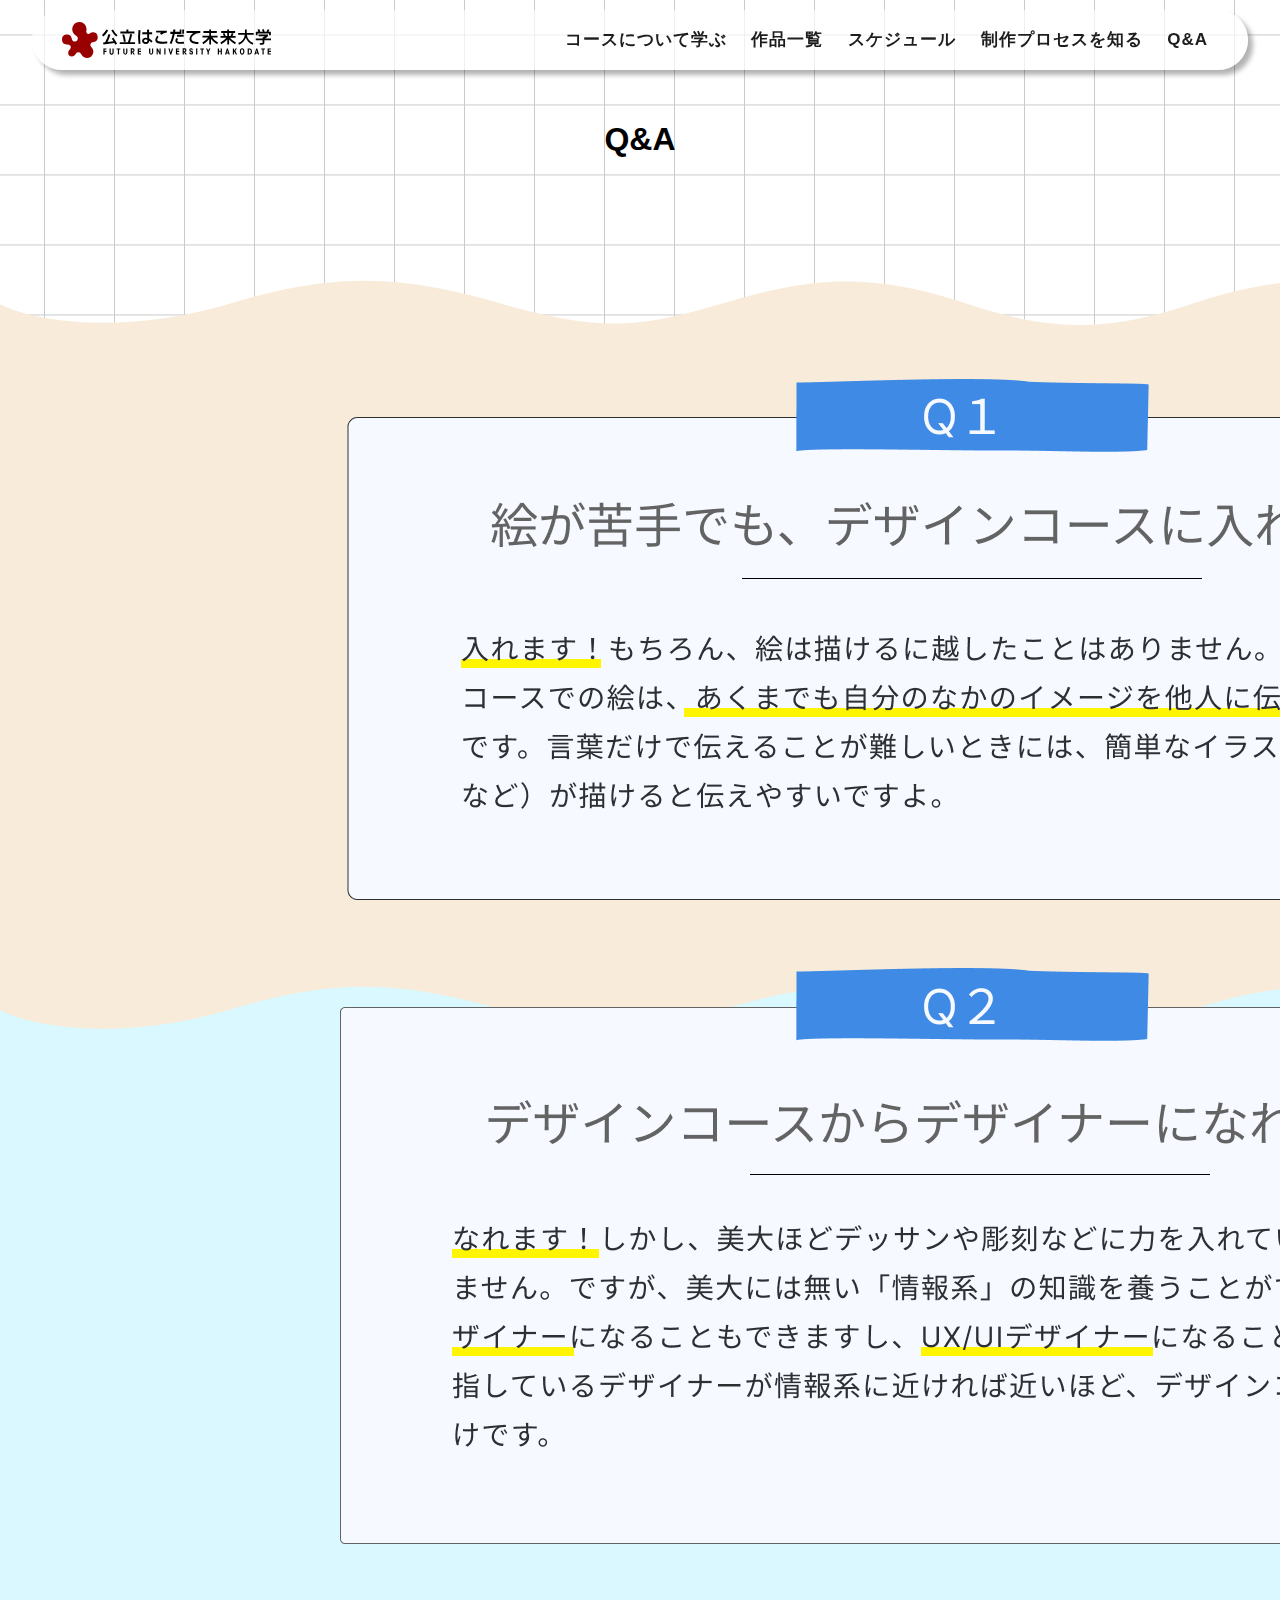
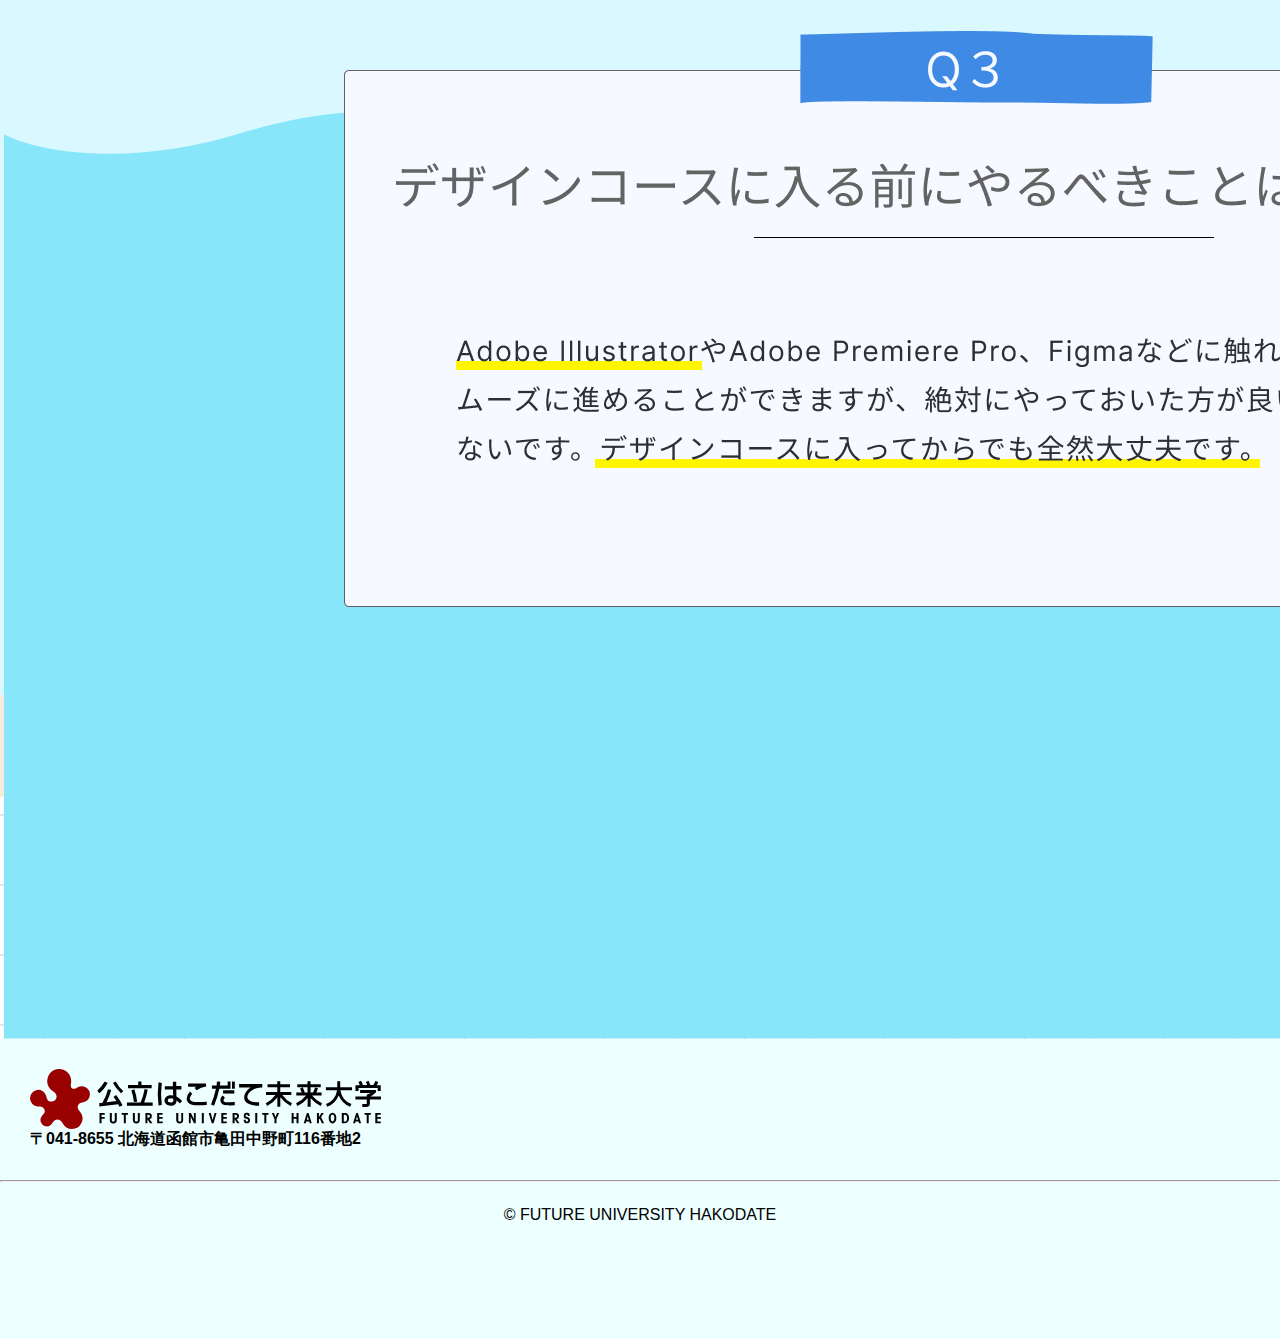
<file: Q&A.html>
<html lang="ja">

<head>
    <meta charset="utf-8">
    <title>公立はこだて未来大学-情報デザインコース</title>
    <link rel="stylesheet" href="HIv2-style.css"> <!--,\styles.cssをリンク-->
    <link rel="icon" type="image/png" href="test1.jpeg">

</head>

<body>
    <div class="center"><!--header-->
        <header>
            <a href="index.html">
                <img src="title-ja.svg" alt="logo" class="header-logo" />
            </a>
            <nav class="menu-group">
                <ul>
                    <a href="コースの学び.html" class="menu-item">
                        <div class="menu-text">コースについて学ぶ</div>
                    </a>
                    <a href="作品一覧.html" class="menu-item">
                        <div class="menu-text">作品一覧</div>
                    </a>
                    <a href="スケジュール.html" class="menu-item">
                        <div class="menu-text">スケジュール</div>
                    </a>
                    <a href="制作プロセス.html" class="menu-item">
                        <div class="menu-text">制作プロセスを知る</div>
                    </a>
                    <a href="Q&A.html" class="menu-item">
                        <div class="menu-text">Q&A</div>
                    </a>
                </ul>
            </nav>
        </header>
    </div>

    <div class="grid-bgd sub2">
        <div class="margin-bgd"></div>
        <h1>Q&A</h1>
        <div class="margin-bgd"></div>
        <img src="QandA.png" />

        <footer>
            <img src="title-ja.svg" alt="logo" class="footer-logo" />
            <h4 style="margin-left: 30px; margin-bottom: 30px;">〒041-8655 北海道函館市亀田中野町116番地2</h3>
                <hr>
                <div class="center">
                    <p>© FUTURE UNIVERSITY HAKODATE</p>
                </div>

        </footer>

</body>
</file>
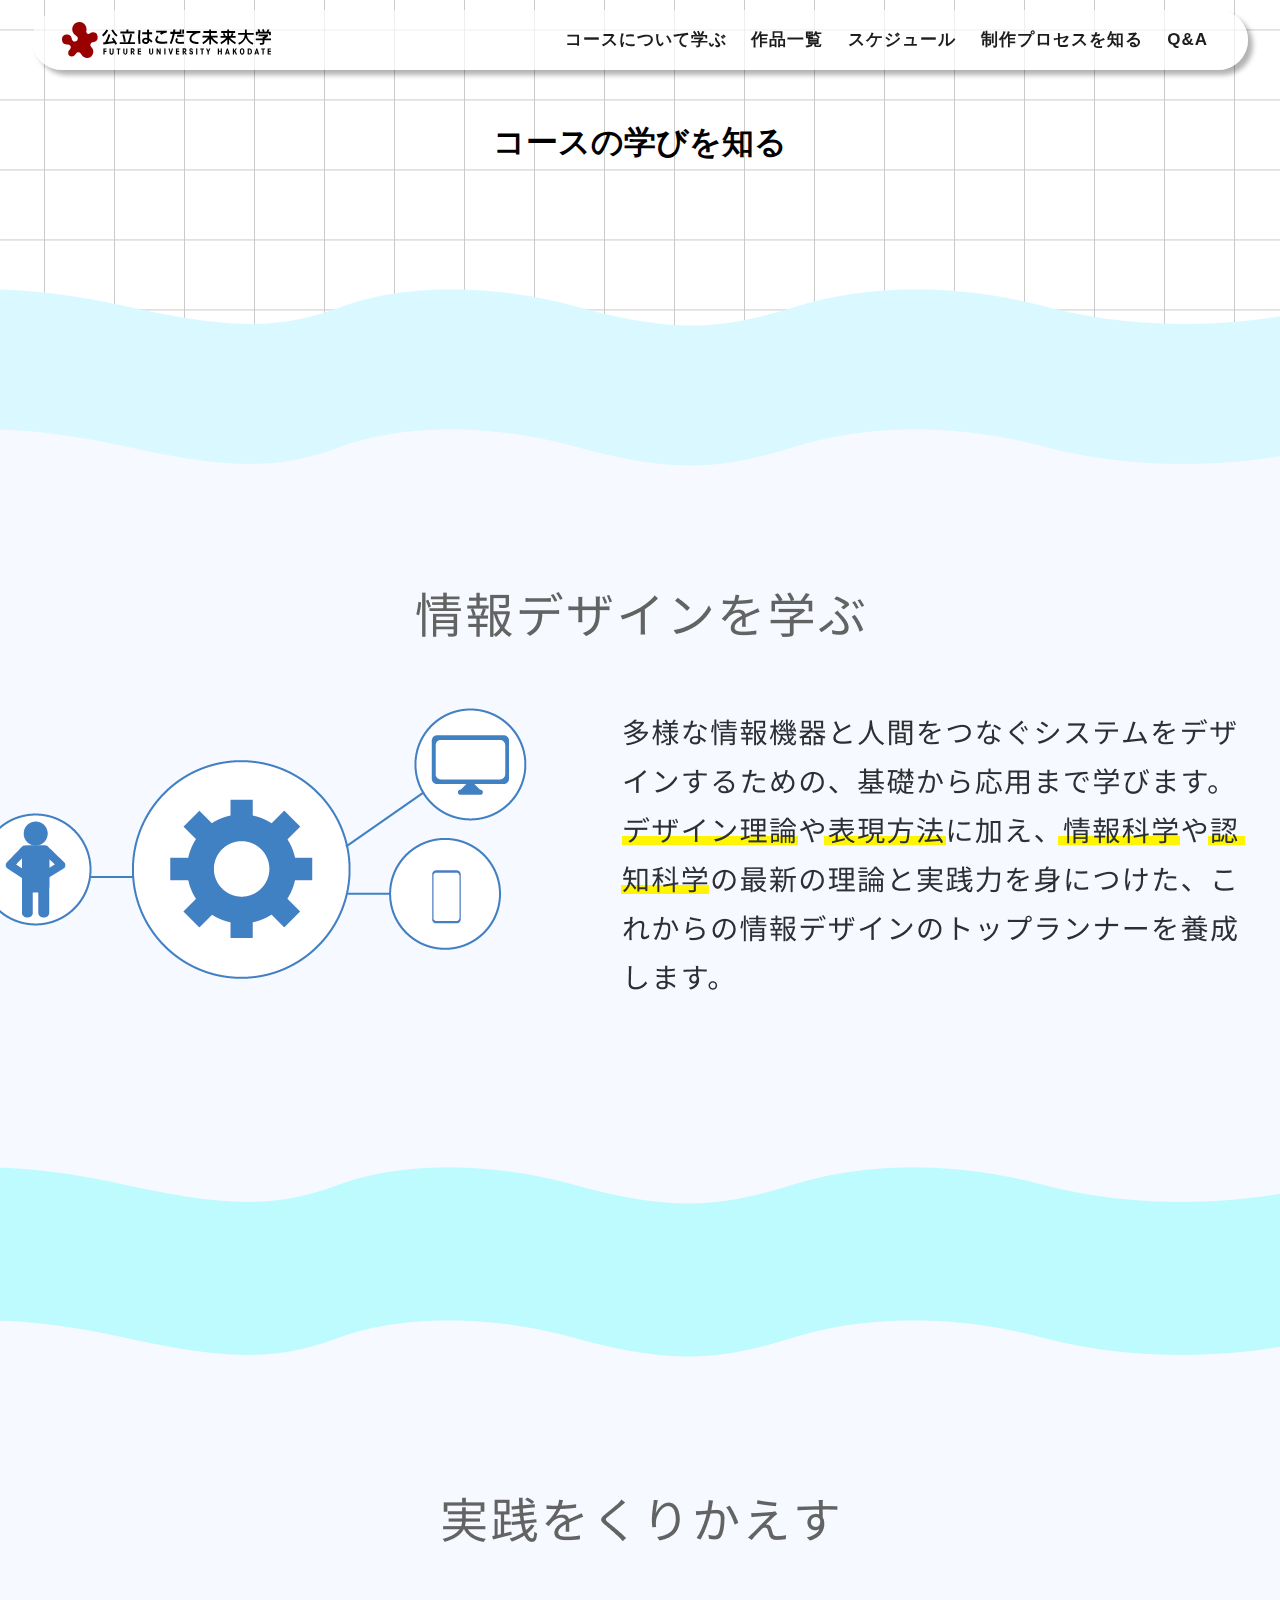
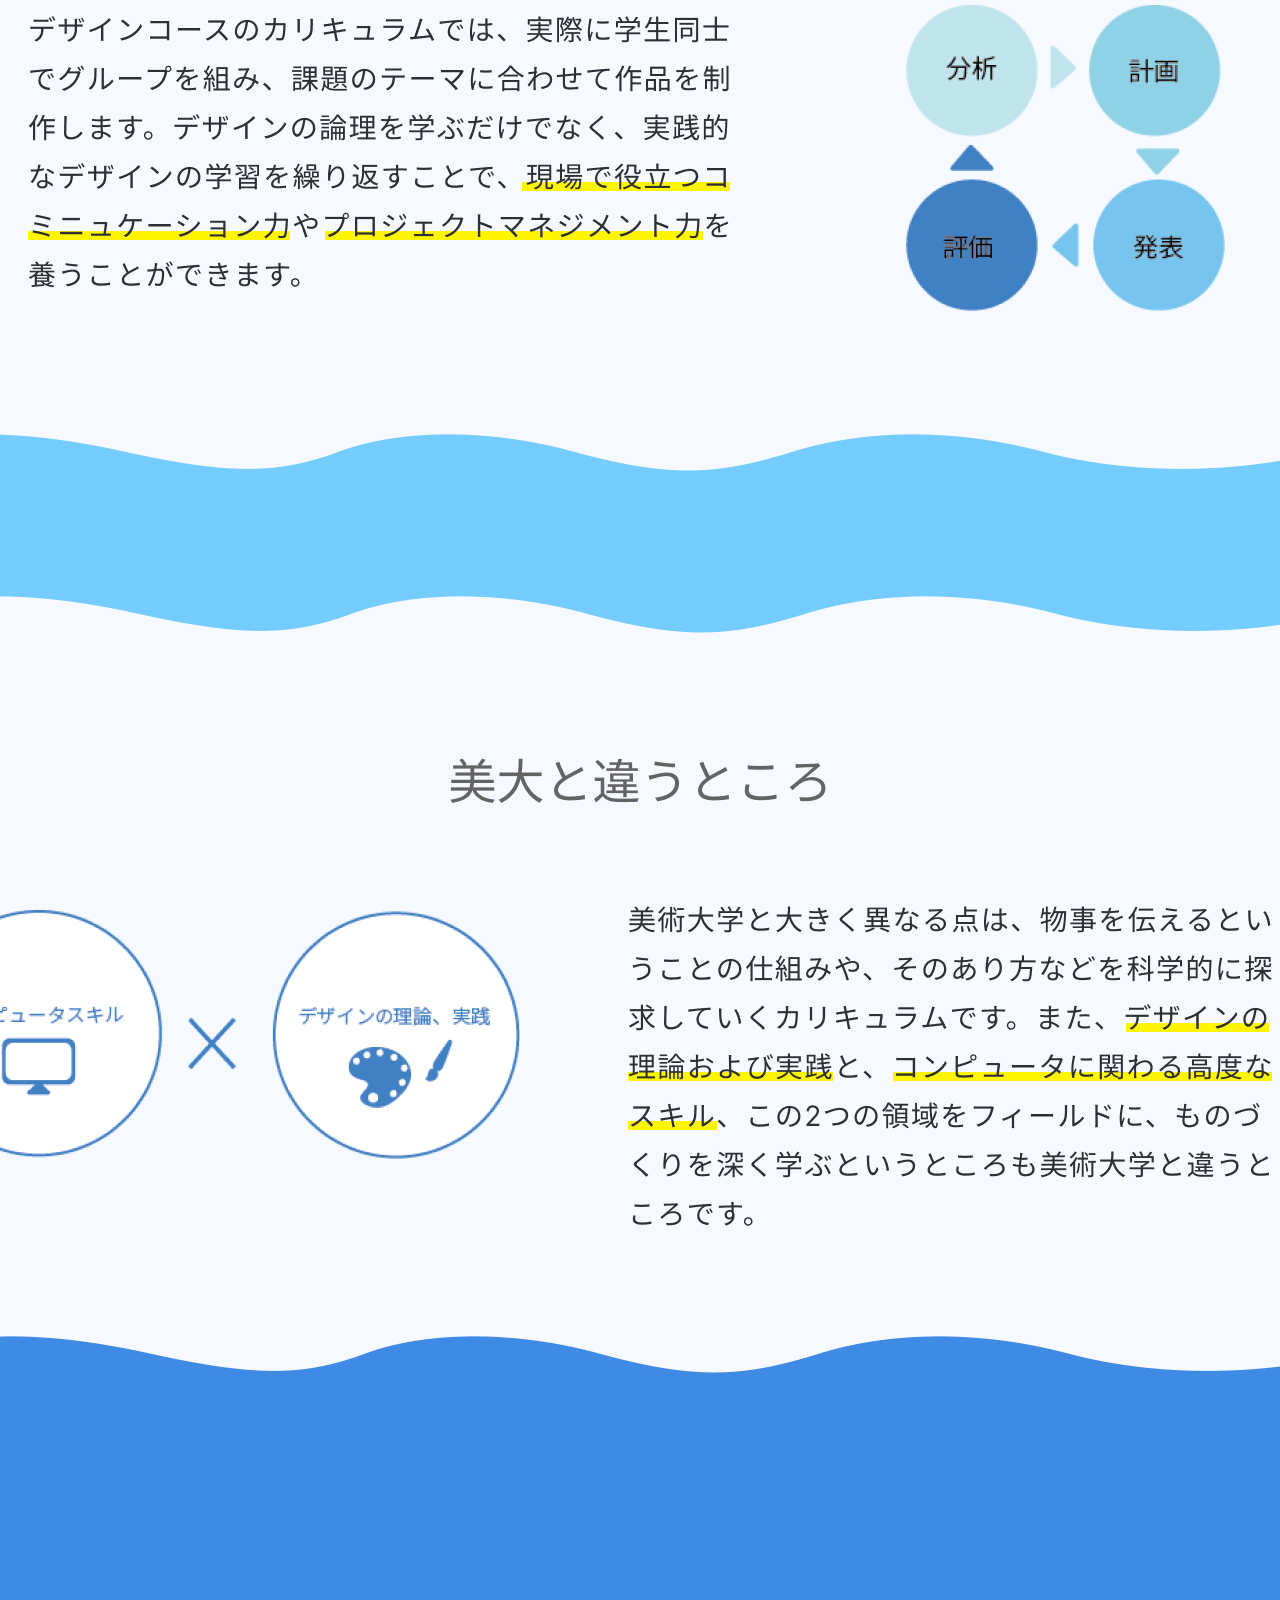
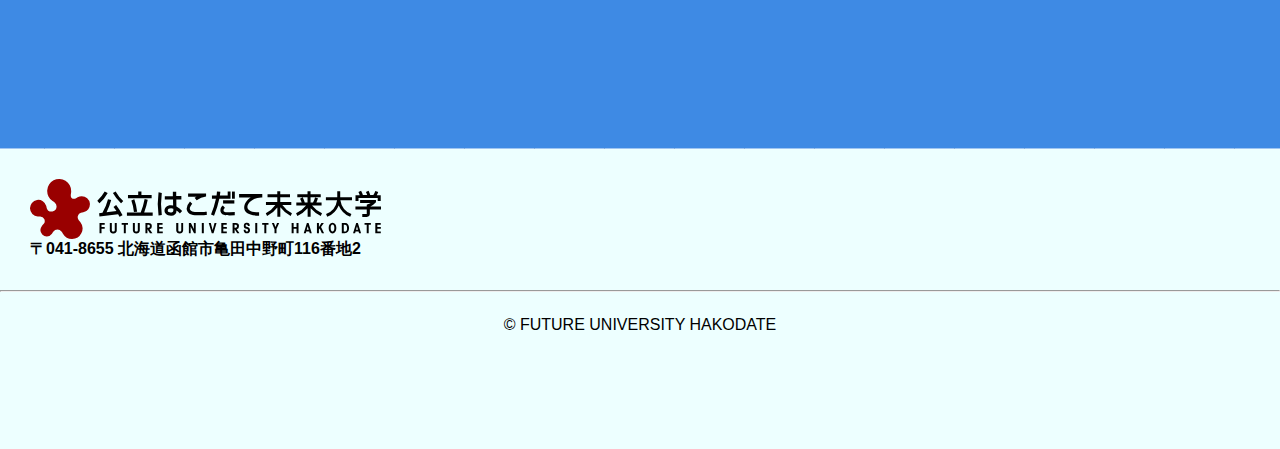
<file: コースの学び.html>
<html lang="ja">

<head>
    <meta charset="utf-8">
    <title>公立はこだて未来大学-情報デザインコース</title>
    <link rel="stylesheet" href="HIv2-style.css"> <!--,\styles.cssをリンク-->
    <link rel="icon" type="image/png" href="test1.jpeg">

</head>

<body>
    <div class="center"><!--header-->
        <header>
            <a href="index.html">
                <img src="title-ja.svg" alt="logo" class="header-logo" />
            </a>
            <nav class="menu-group">
                <ul>
                    <a href="コースの学び.html" class="menu-item">
                        <div class="menu-text">コースについて学ぶ</div>
                    </a>
                    <a href="作品一覧.html" class="menu-item">
                        <div class="menu-text">作品一覧</div>
                    </a>
                    <a href="スケジュール.html" class="menu-item">
                        <div class="menu-text">スケジュール</div>
                    </a>
                    <a href="制作プロセス.html" class="menu-item">
                        <div class="menu-text">制作プロセスを知る</div>
                    </a>
                    <a href="Q&A.html" class="menu-item">
                        <div class="menu-text">Q&A</div>
                    </a>
                </ul>
            </nav>
        </header>
    </div>

    <div class="grid-bgd sub2">
        <div class="margin-bgd"></div>
        <h1>コースの学びを知る</h1>
        <div class="margin-bgd"></div>
        <div class="center">
            <img src="学びを知る.png" />
        </div>
    </div>

    <footer>
        <img src="title-ja.svg" alt="logo" class="footer-logo" />
        <h4 style="margin-left: 30px; margin-bottom: 30px;">〒041-8655 北海道函館市亀田中野町116番地2</h3>
            <hr>
            <div class="center">
                <p>© FUTURE UNIVERSITY HAKODATE</p>
            </div>

    </footer>
</body>
</file>
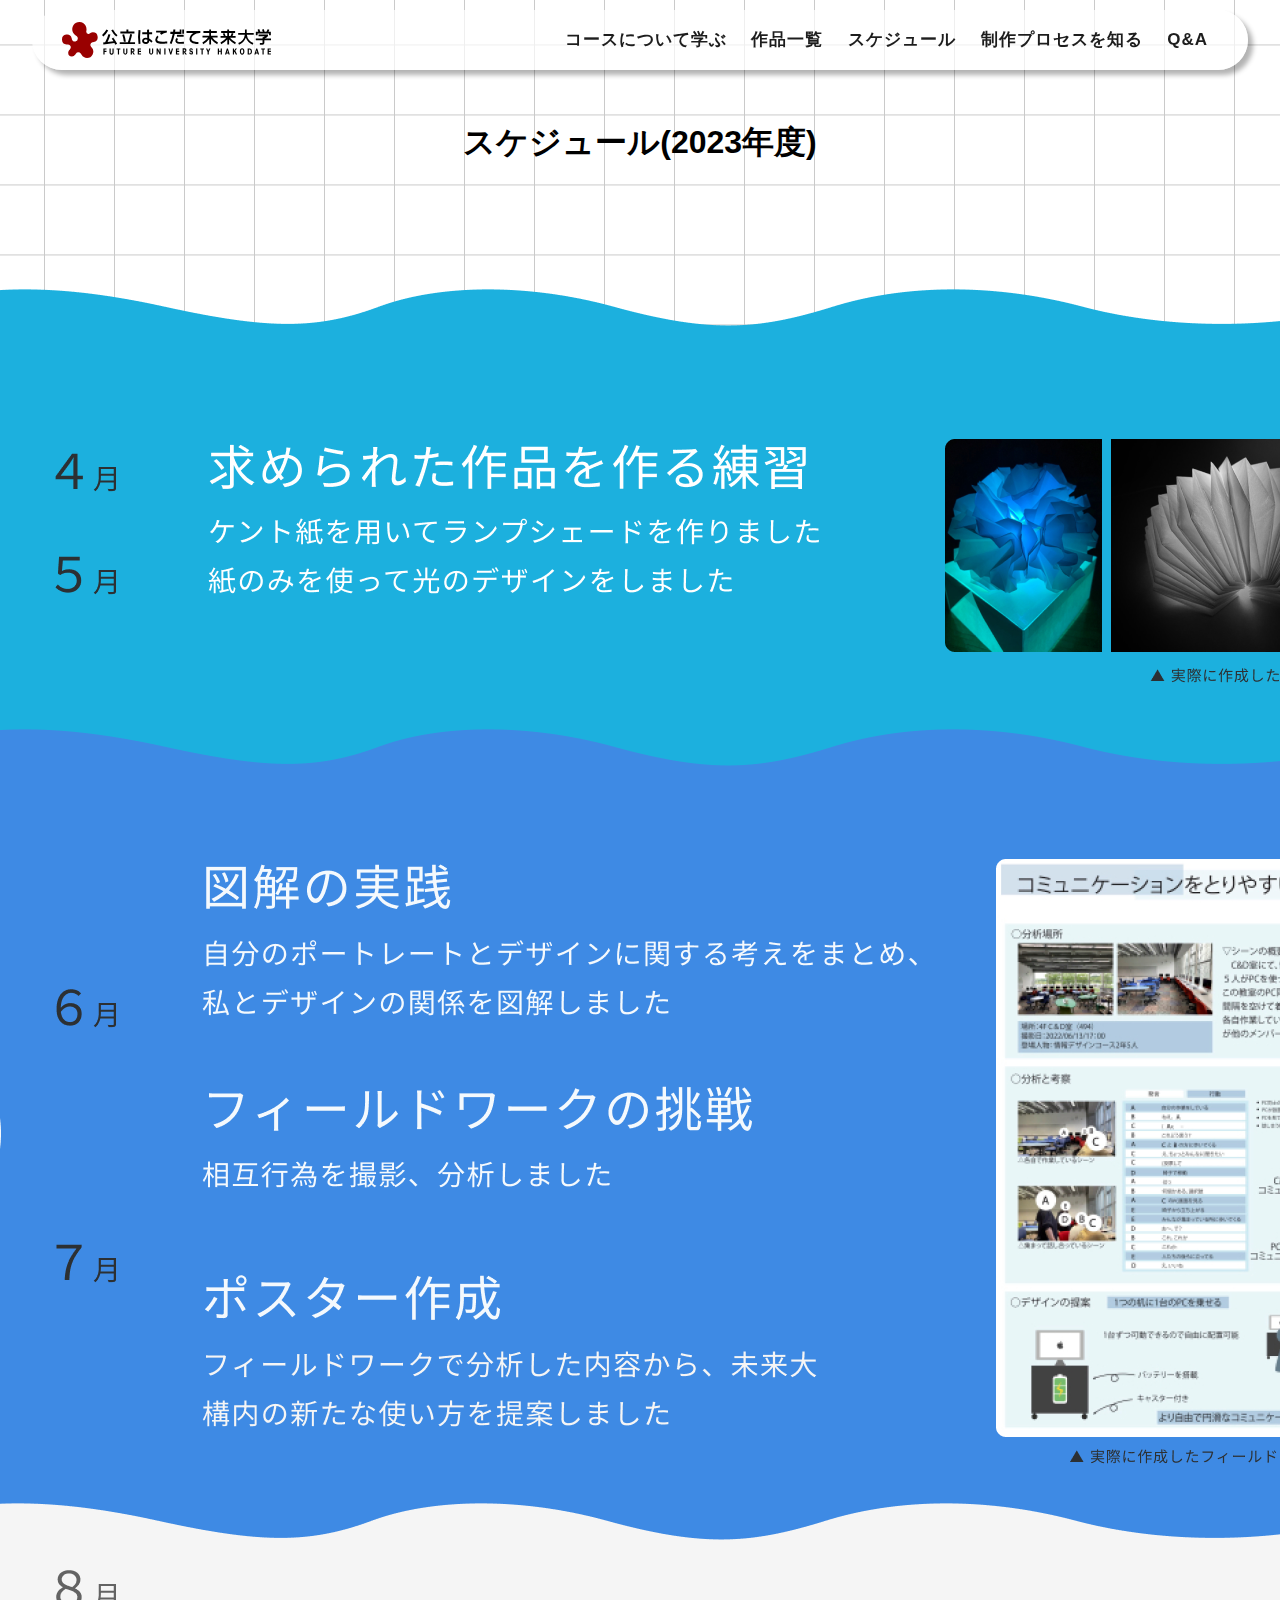
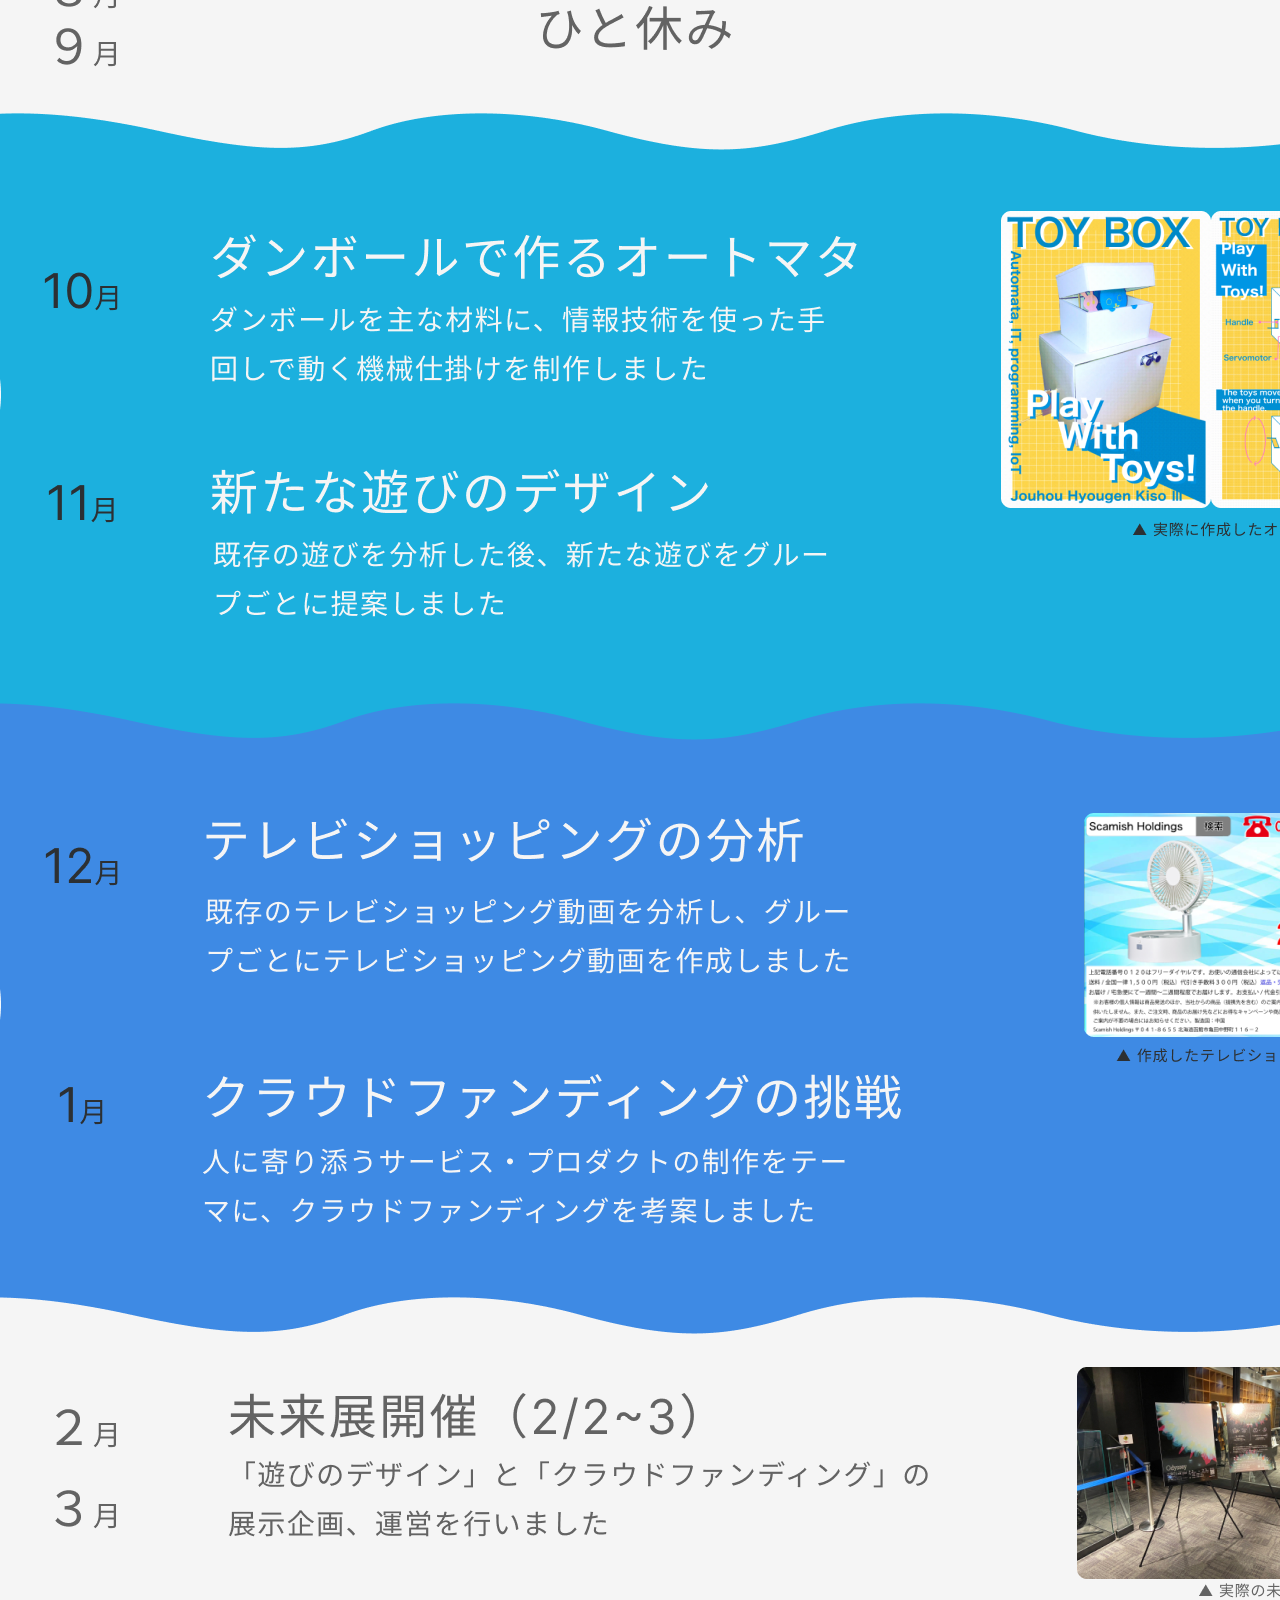
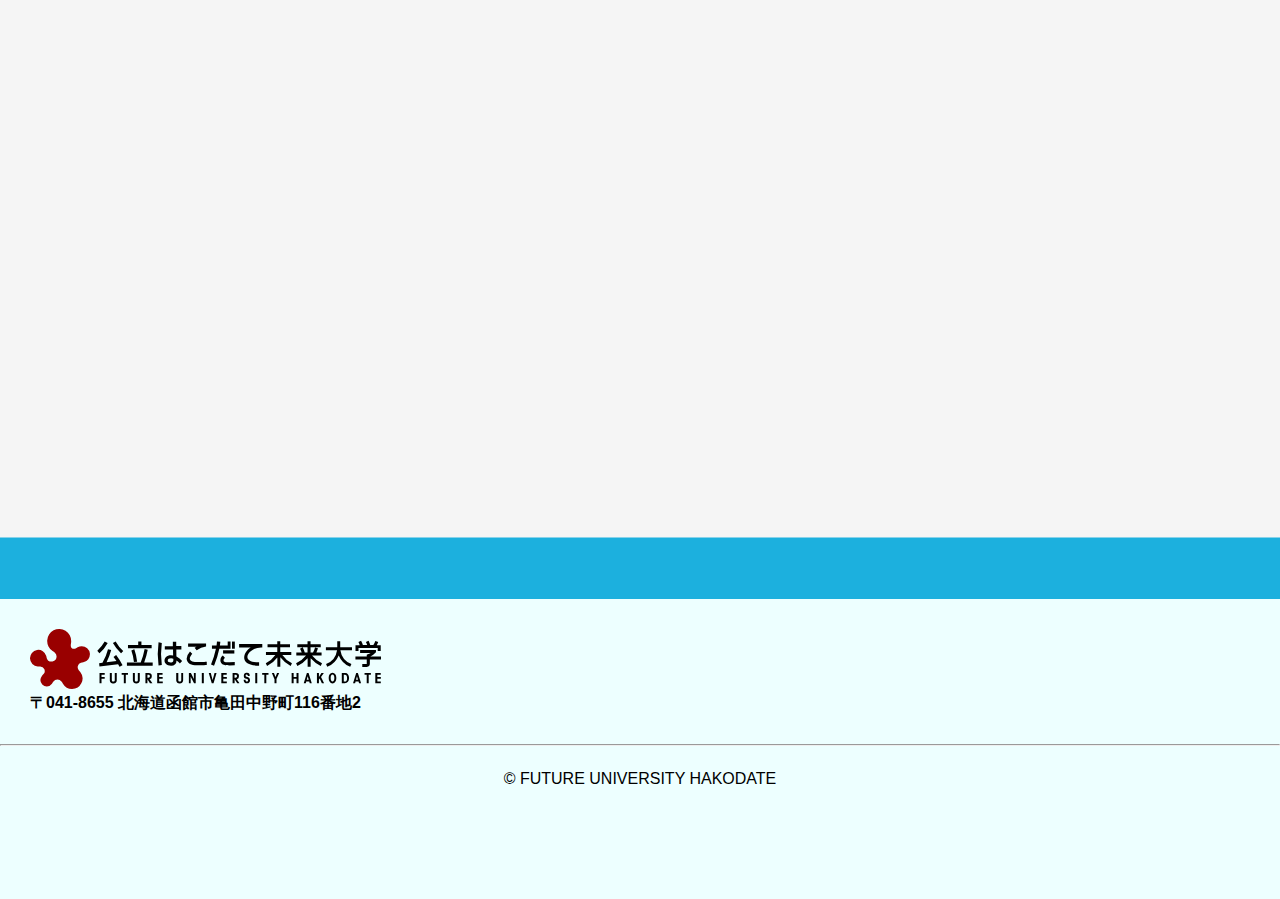
<file: スケジュール.html>
<!doctype html>
<html lang="ja">

<head>
    <meta charset="utf-8">
    <title>公立はこだて未来大学-情報デザインコース</title>
    <link rel="stylesheet" href="HIv2-style.css"> <!--,\styles.cssをリンク-->
    <link rel="icon" type="image/png" href="test1.jpeg">

</head>

<body>
    <div class="center"><!--header-->
        <header>
            <a href="index.html">
                <img src="title-ja.svg" alt="logo" class="header-logo" />
            </a>
            <nav class="menu-group">
                <ul>
                    <a href="コースの学び.html" class="menu-item">
                        <div class="menu-text">コースについて学ぶ</div>
                    </a>
                    <a href="作品一覧.html" class="menu-item">
                        <div class="menu-text">作品一覧</div>
                    </a>
                    <a href="スケジュール.html" class="menu-item">
                        <div class="menu-text">スケジュール</div>
                    </a>
                    <a href="制作プロセス.html" class="menu-item">
                        <div class="menu-text">制作プロセスを知る</div>
                    </a>
                    <a href="Q&A.html" class="menu-item">
                        <div class="menu-text">Q&A</div>
                    </a>
                </ul>
            </nav>
        </header>
    </div>

    <div class="grid-bgd sub2">
        <div class="margin-bgd"></div>
        <h1>スケジュール(2023年度)</h1>
        <div class="margin-bgd"></div>
        <div class="center">
            <img src="スケジュール.png" />
        </div>


    </div>


    <footer>
        <img src="title-ja.svg" alt="logo" class="footer-logo" />
        <h4 style="margin-left: 30px; margin-bottom: 30px;">〒041-8655 北海道函館市亀田中野町116番地2</h3>
            <hr>
            <div class="center">
                <p>© FUTURE UNIVERSITY HAKODATE</p>
            </div>

    </footer>

</body>
</file>
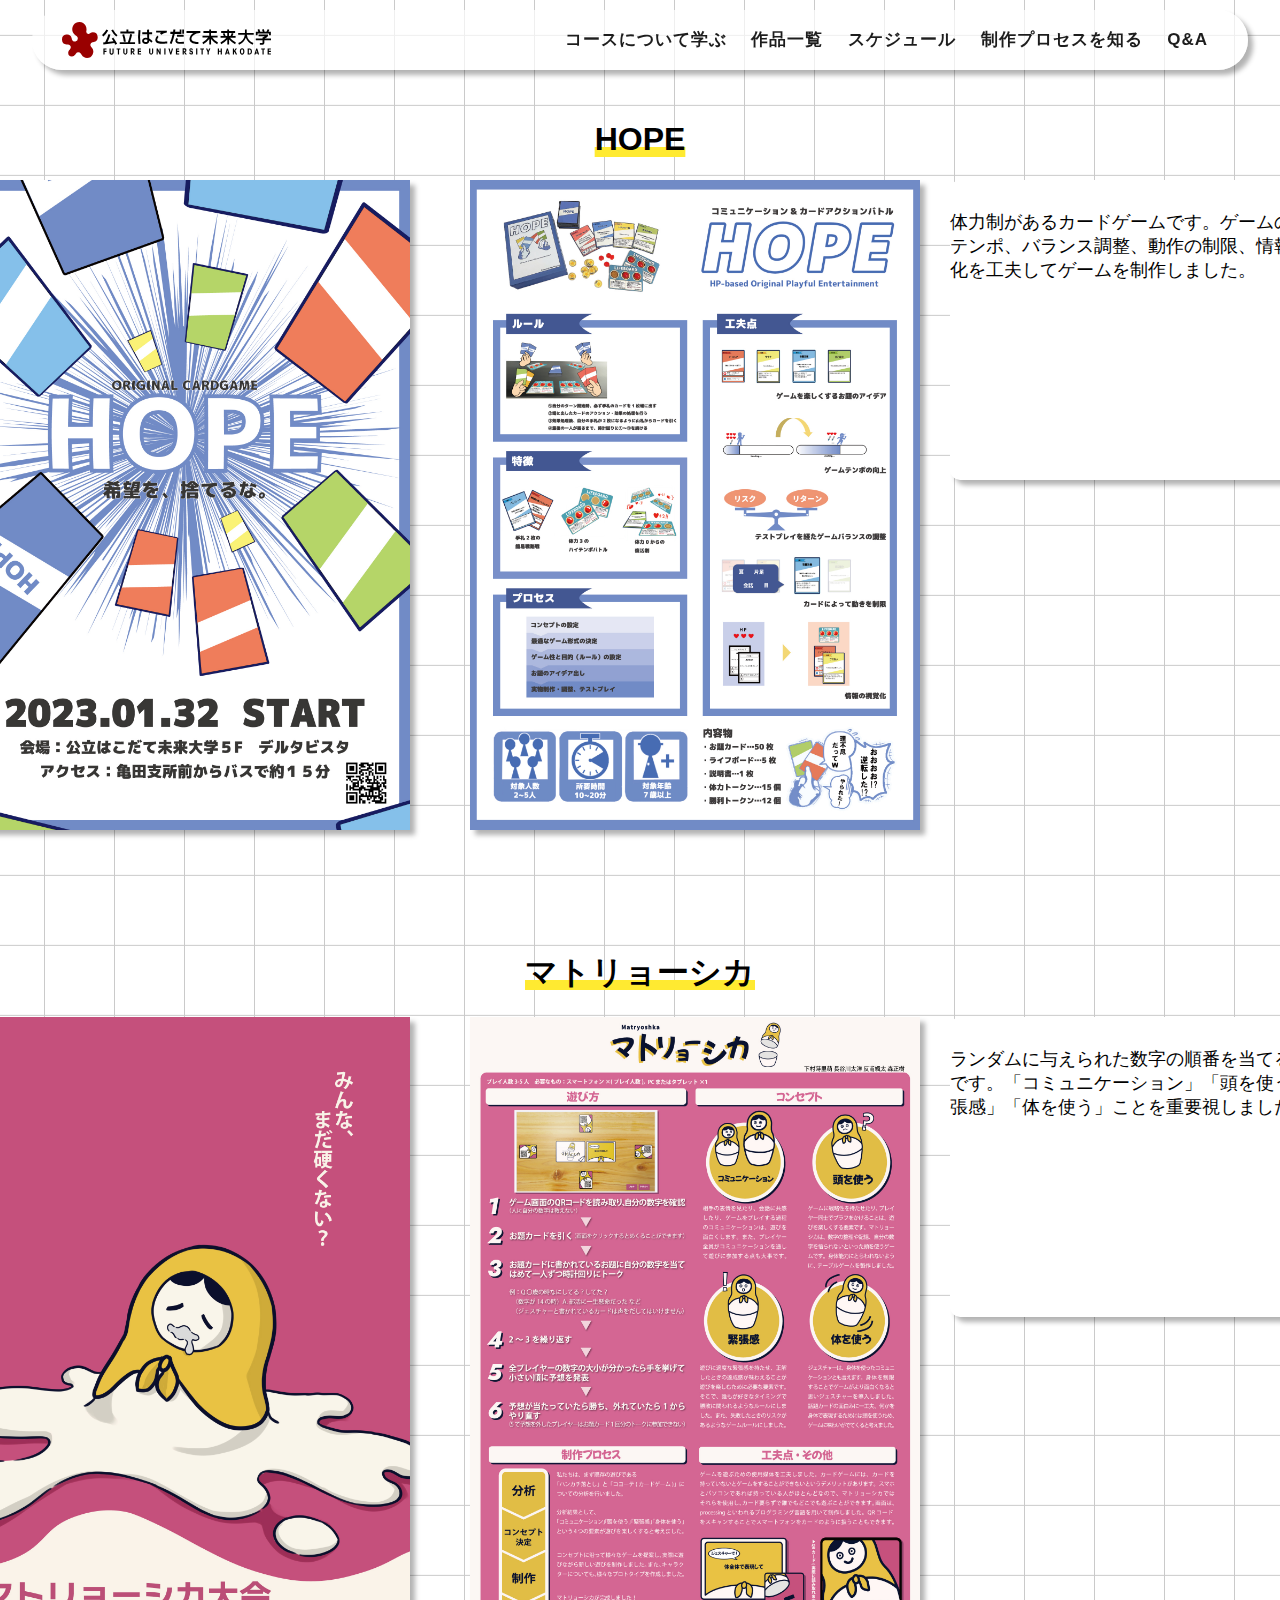
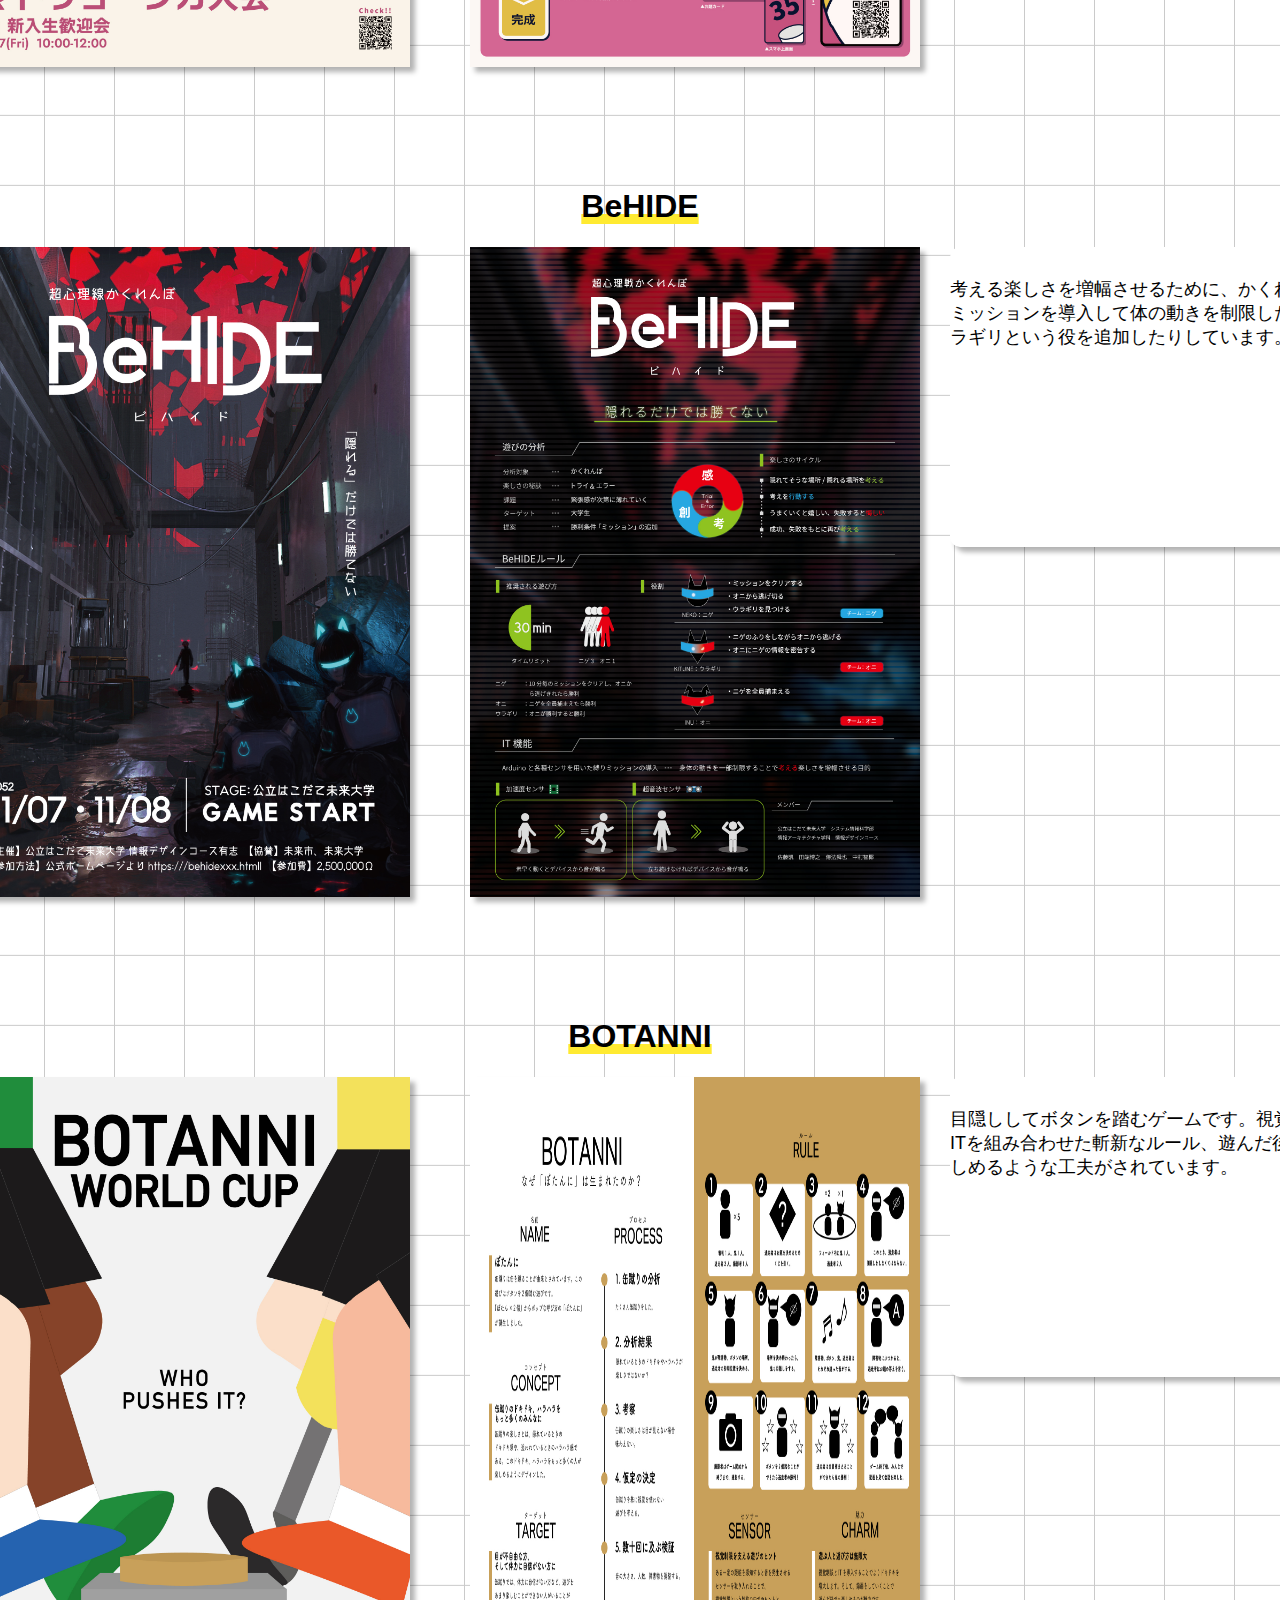
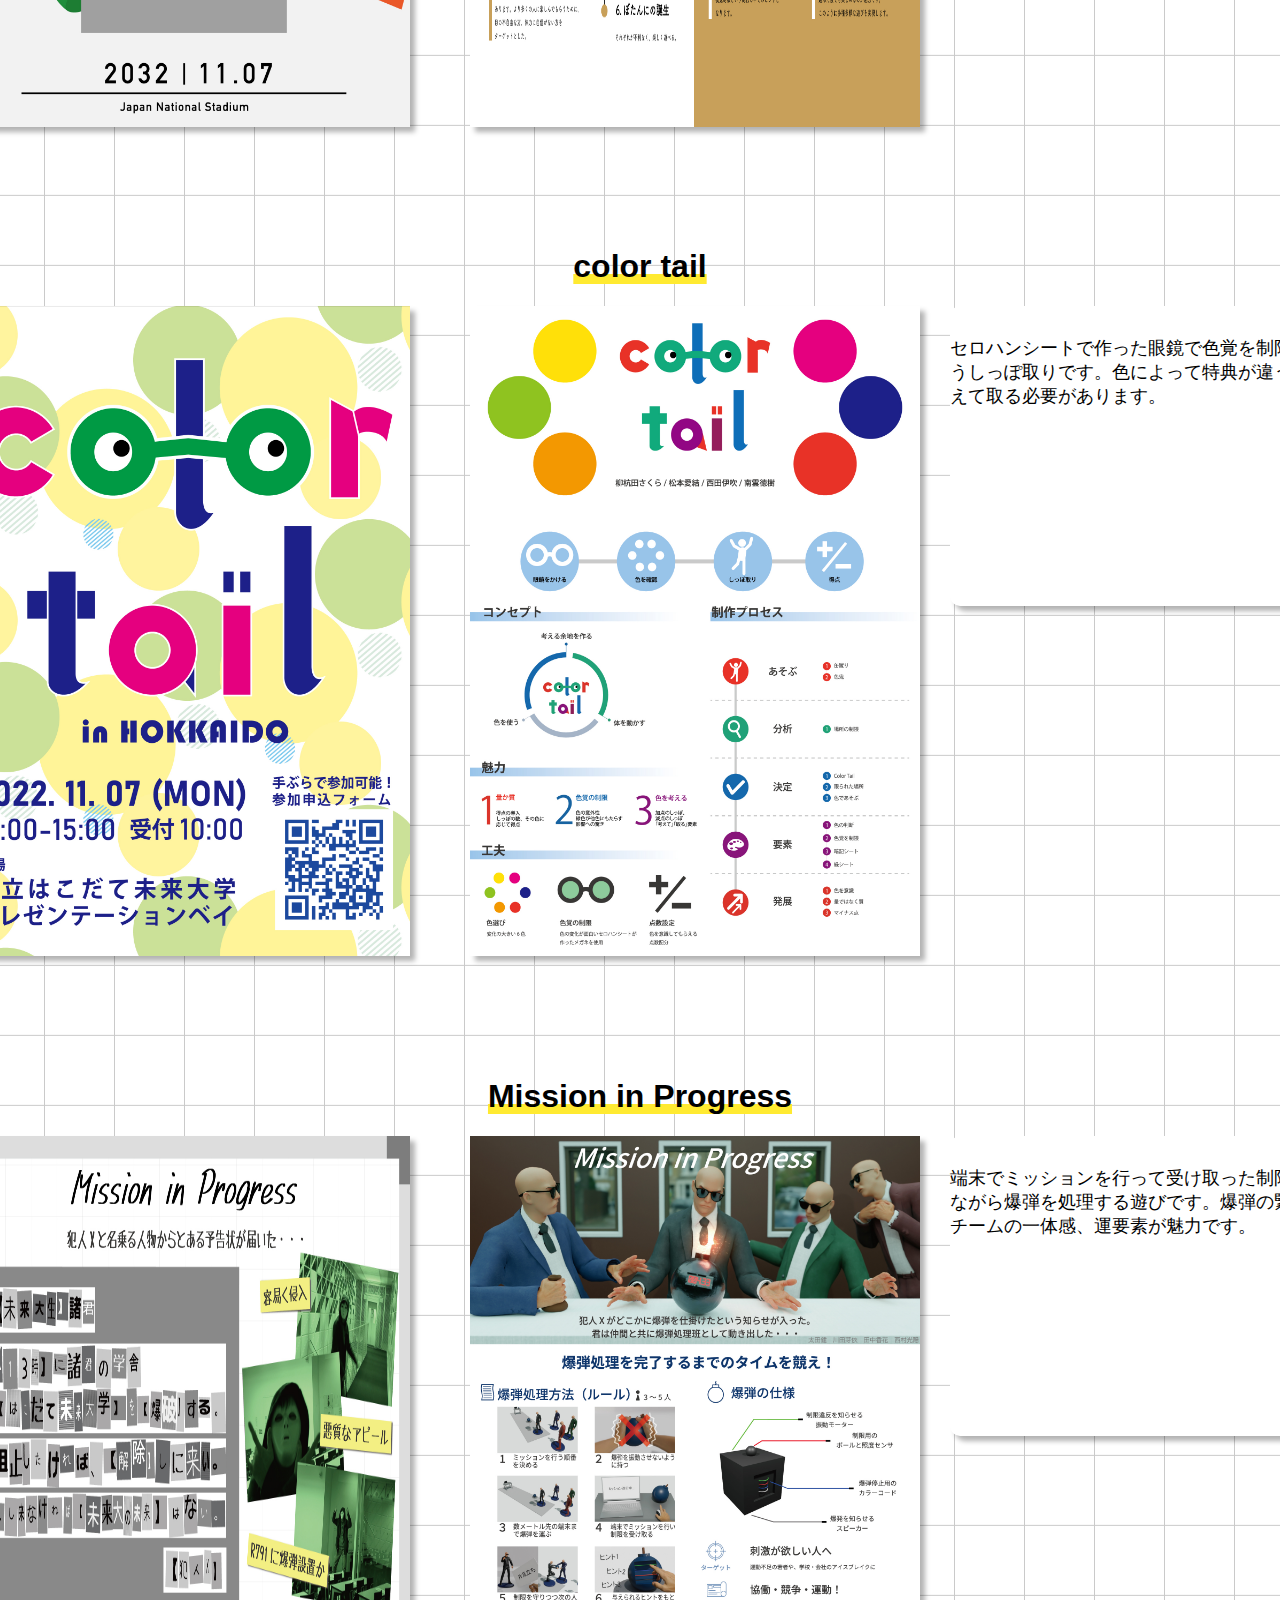
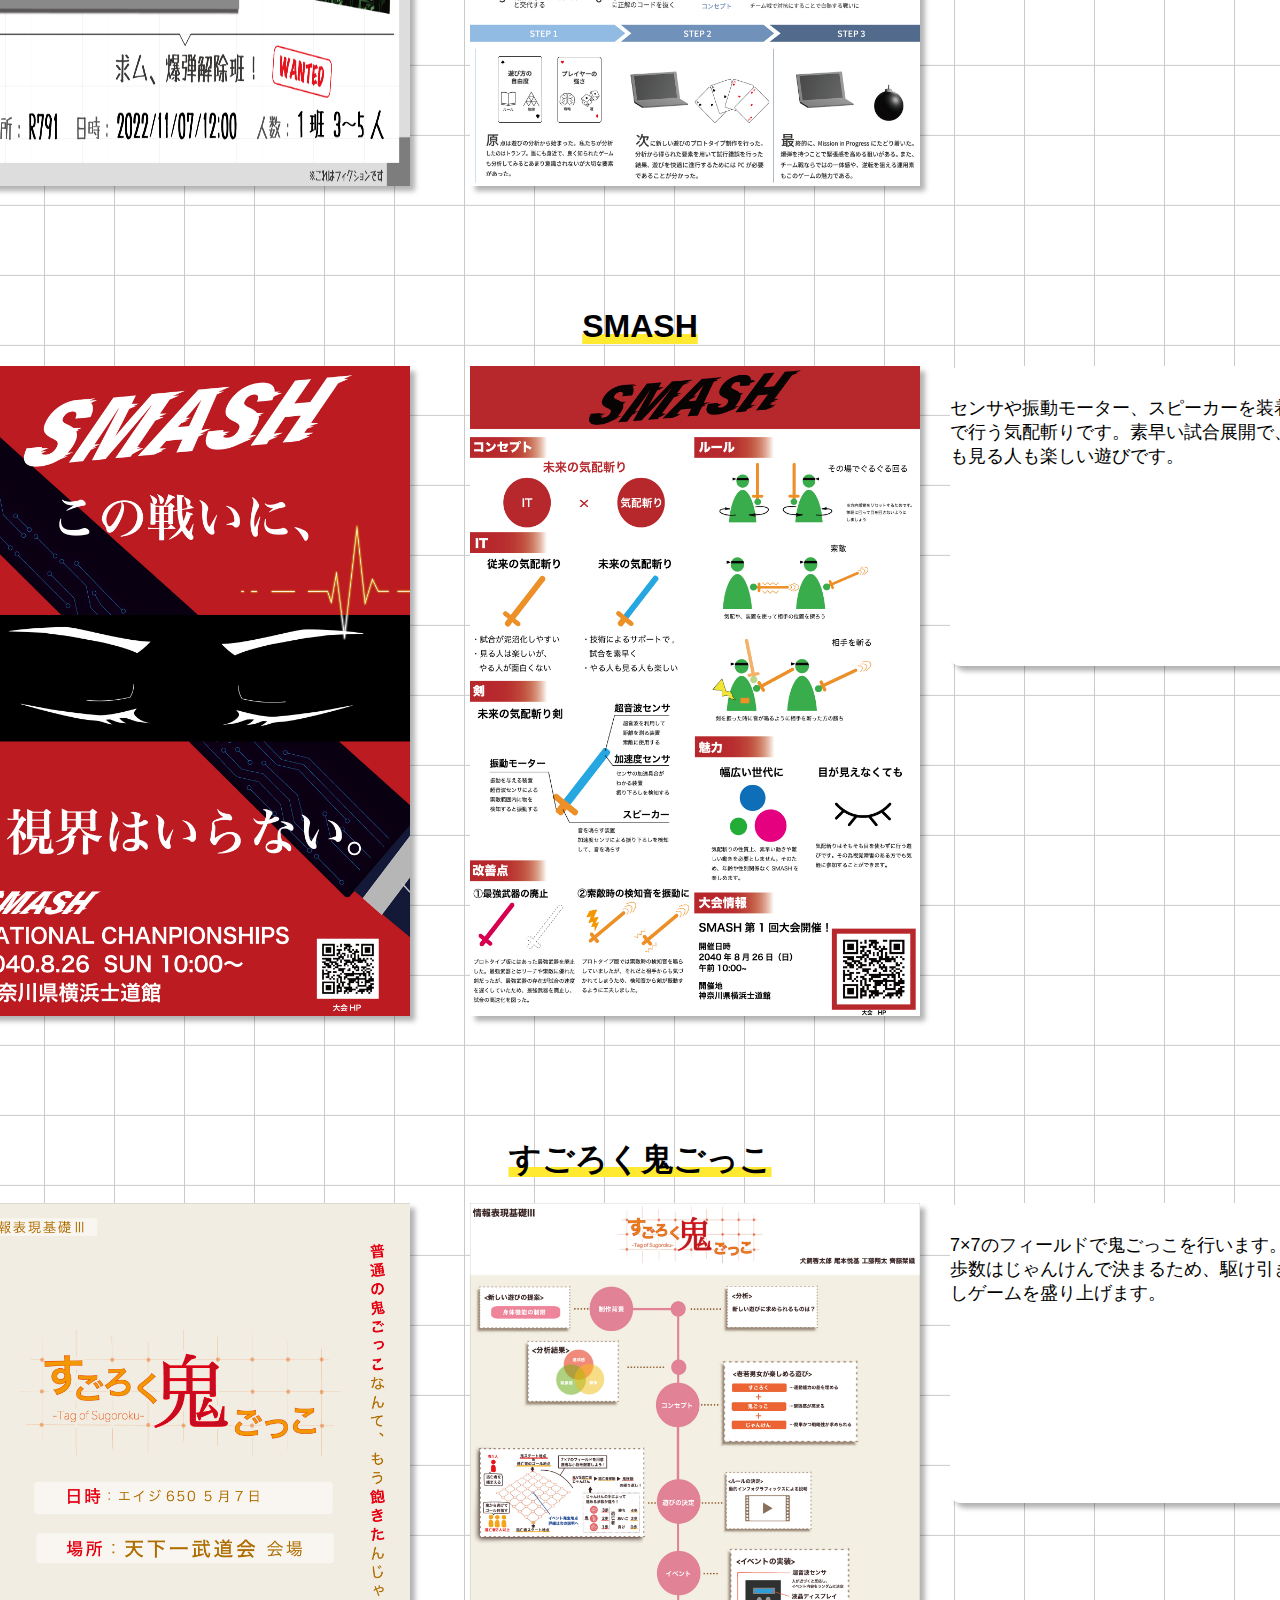
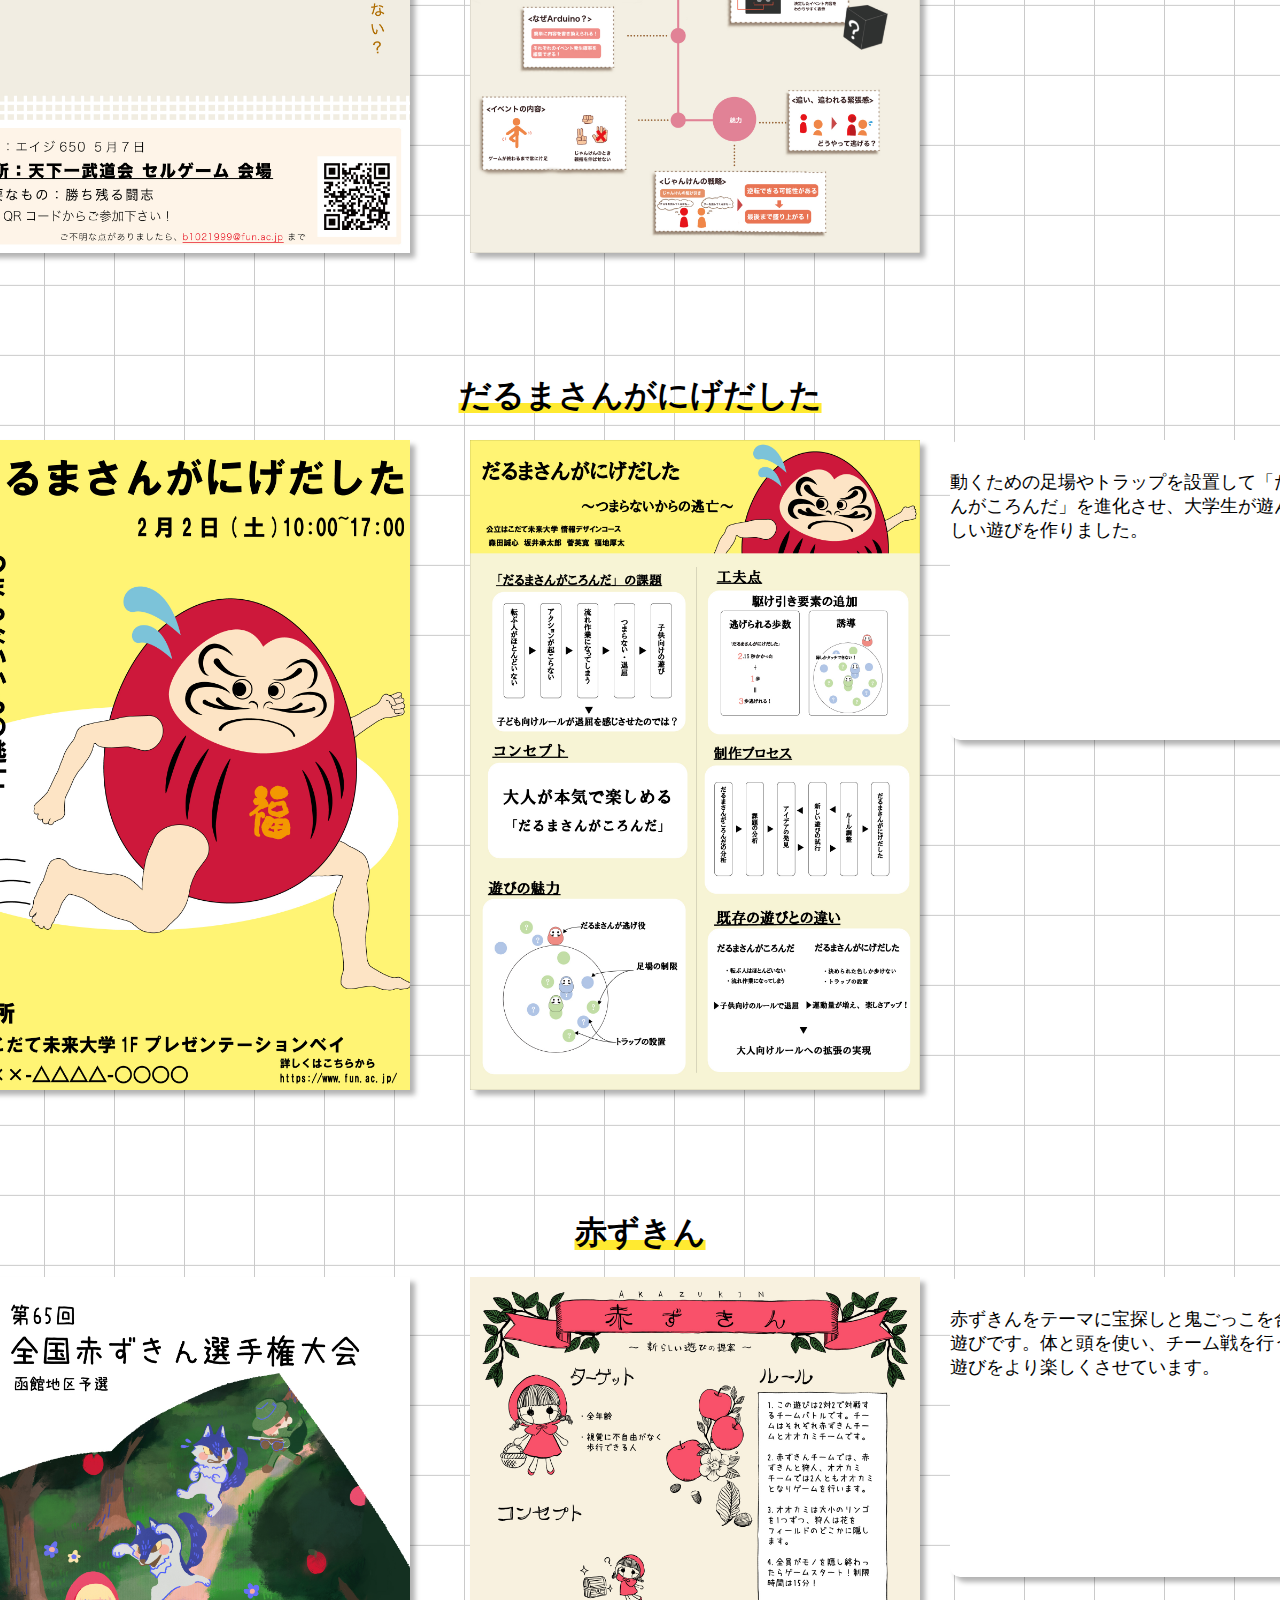
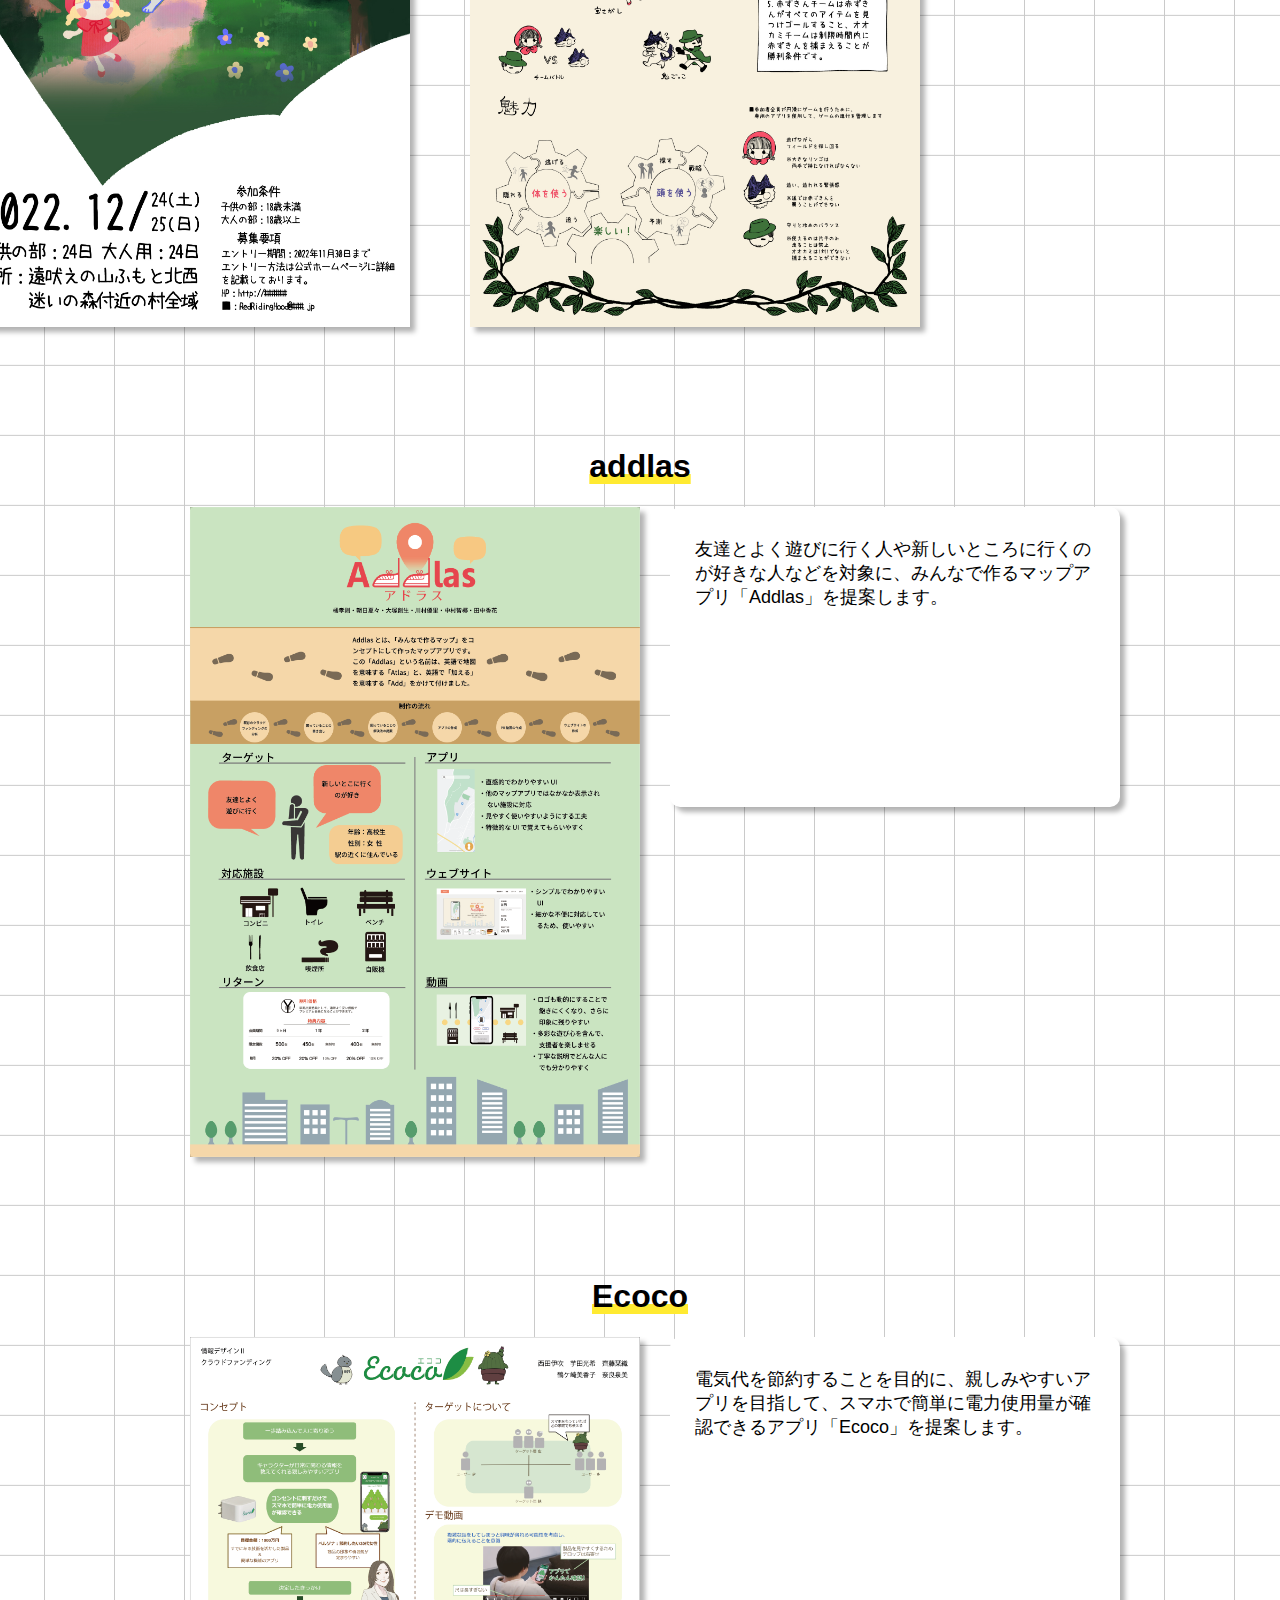
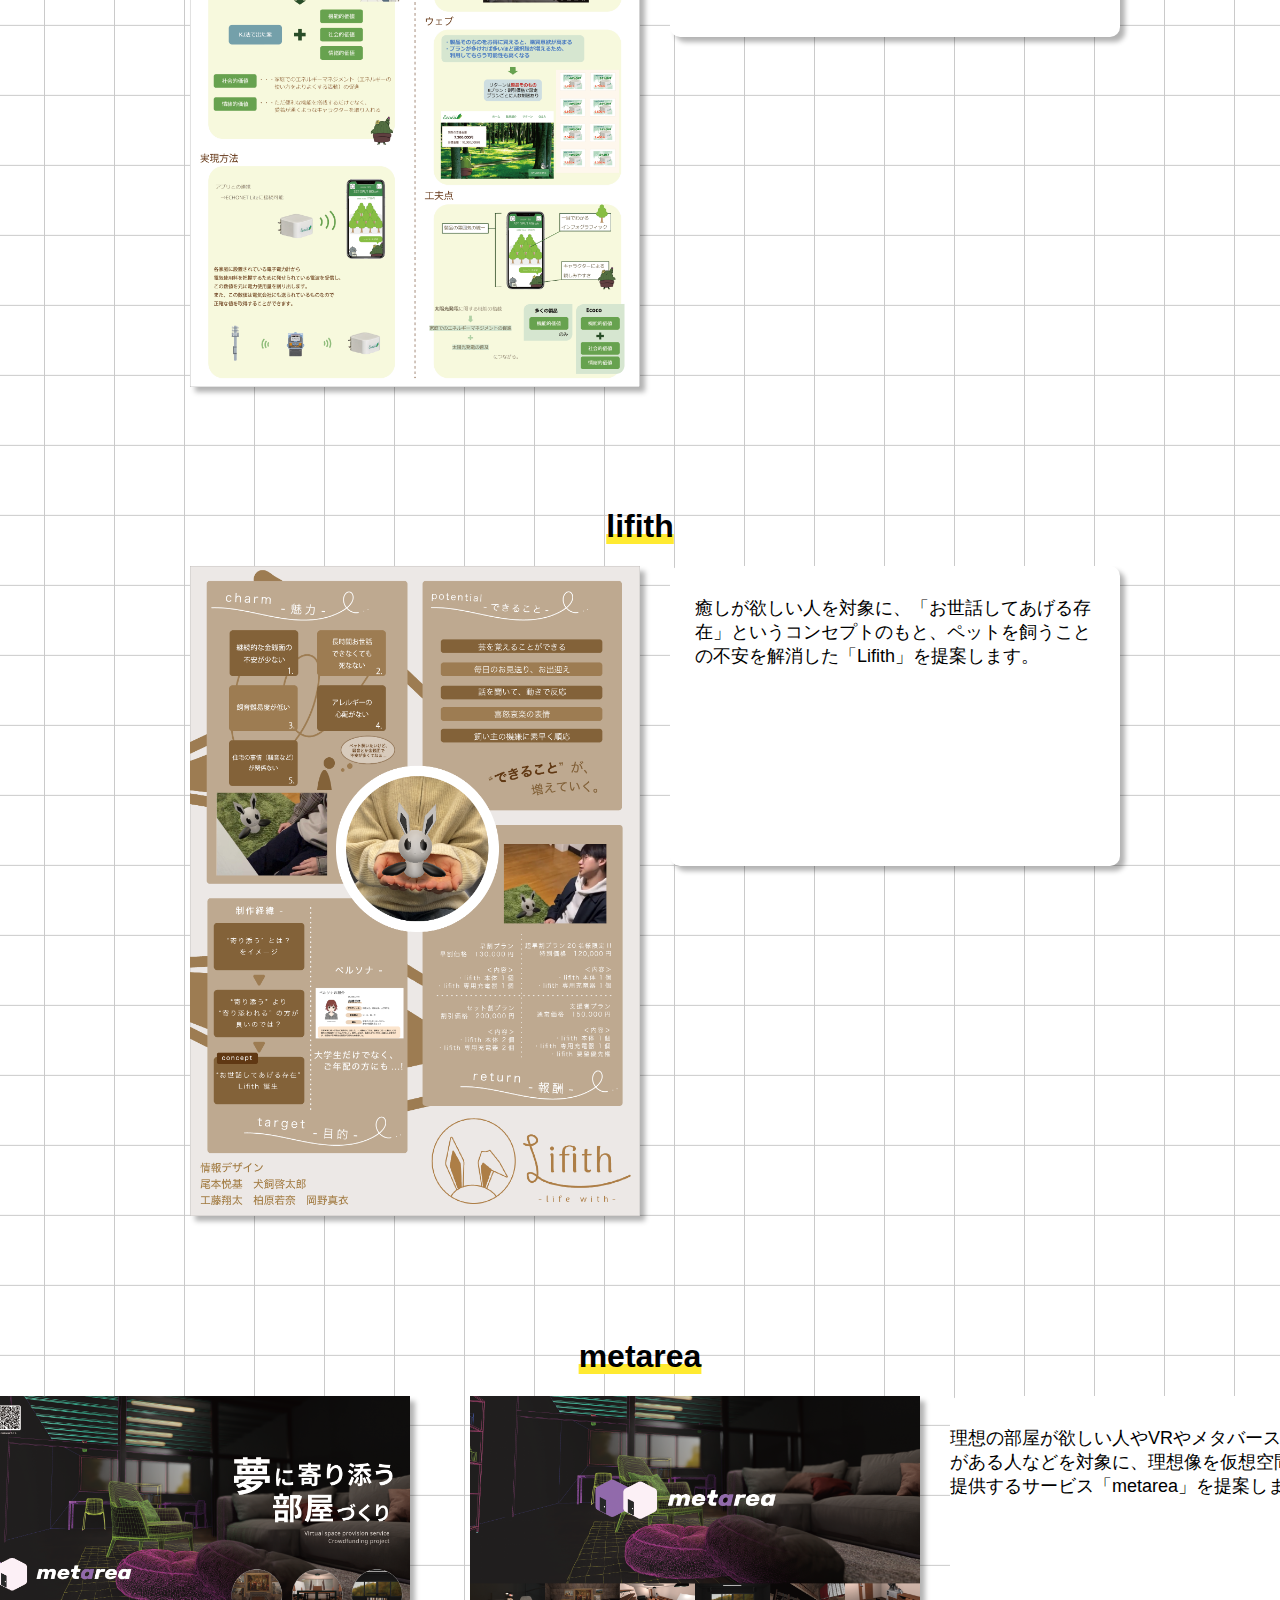
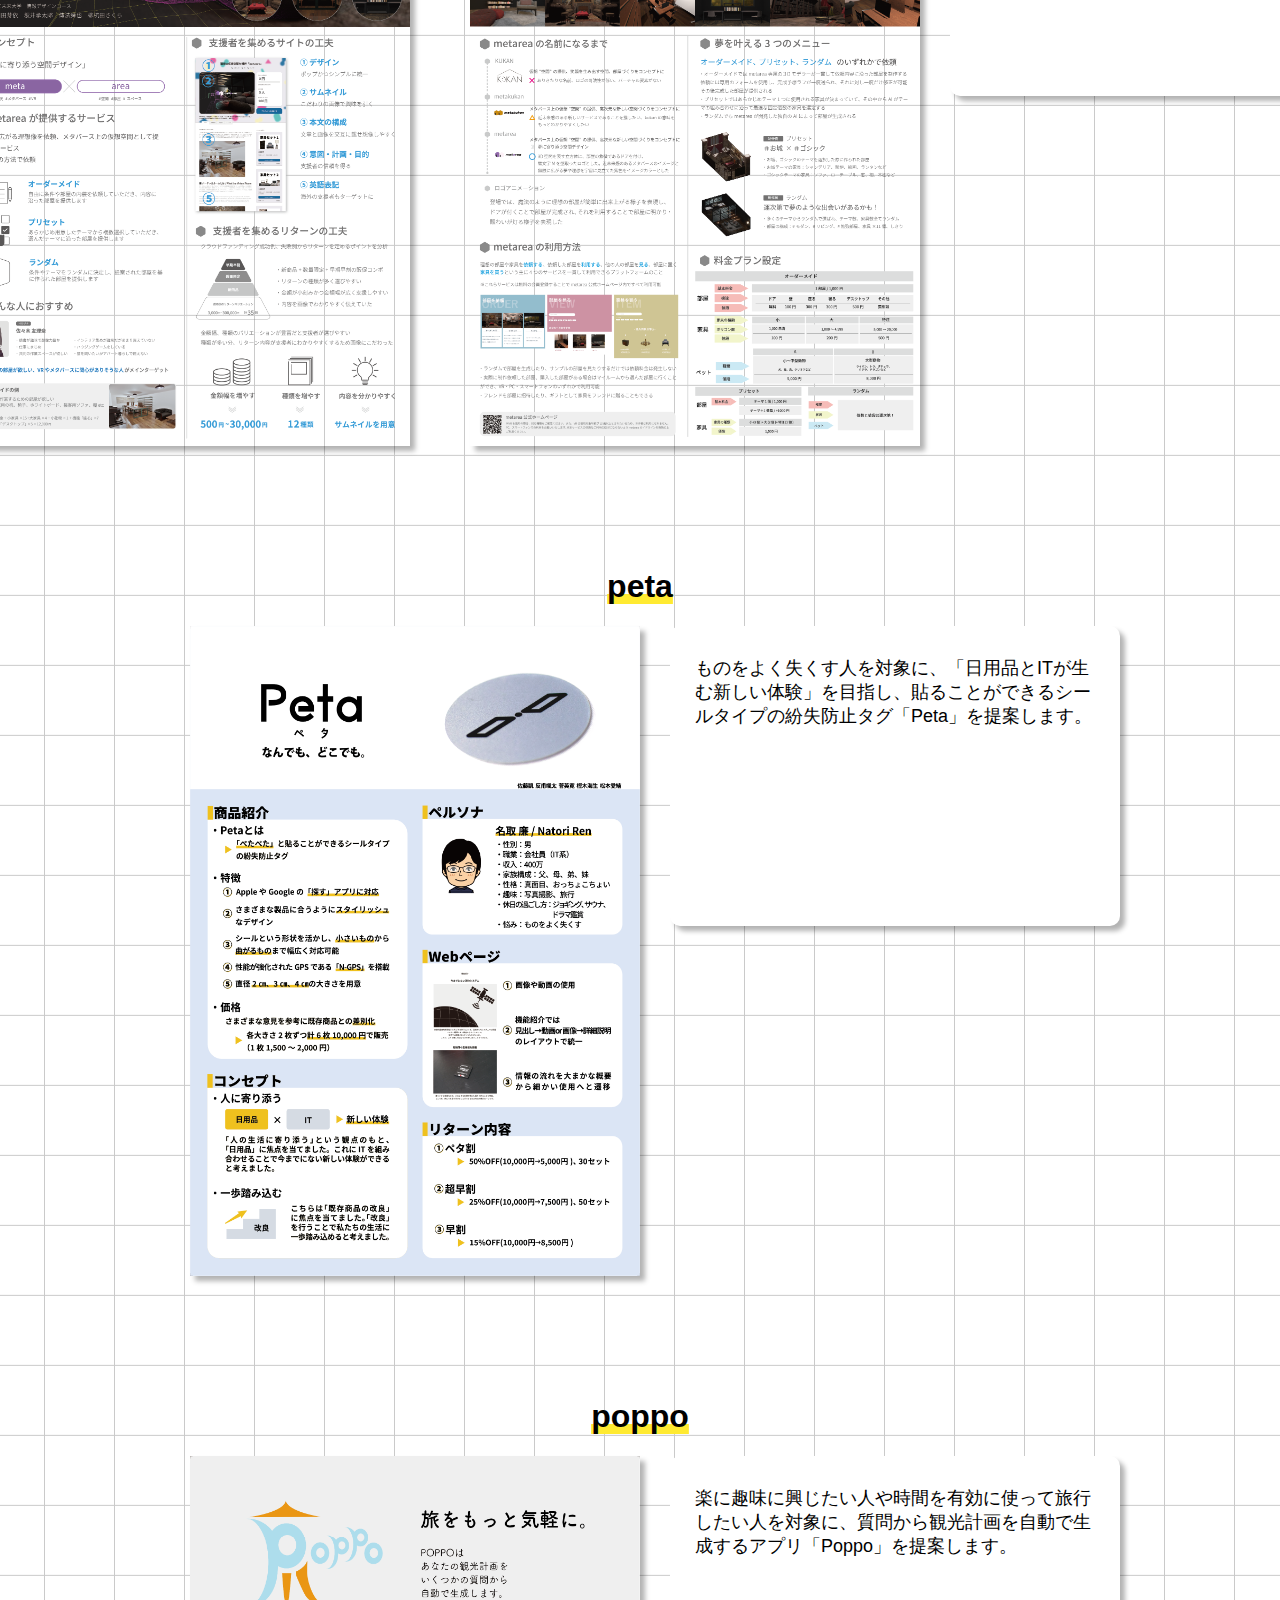
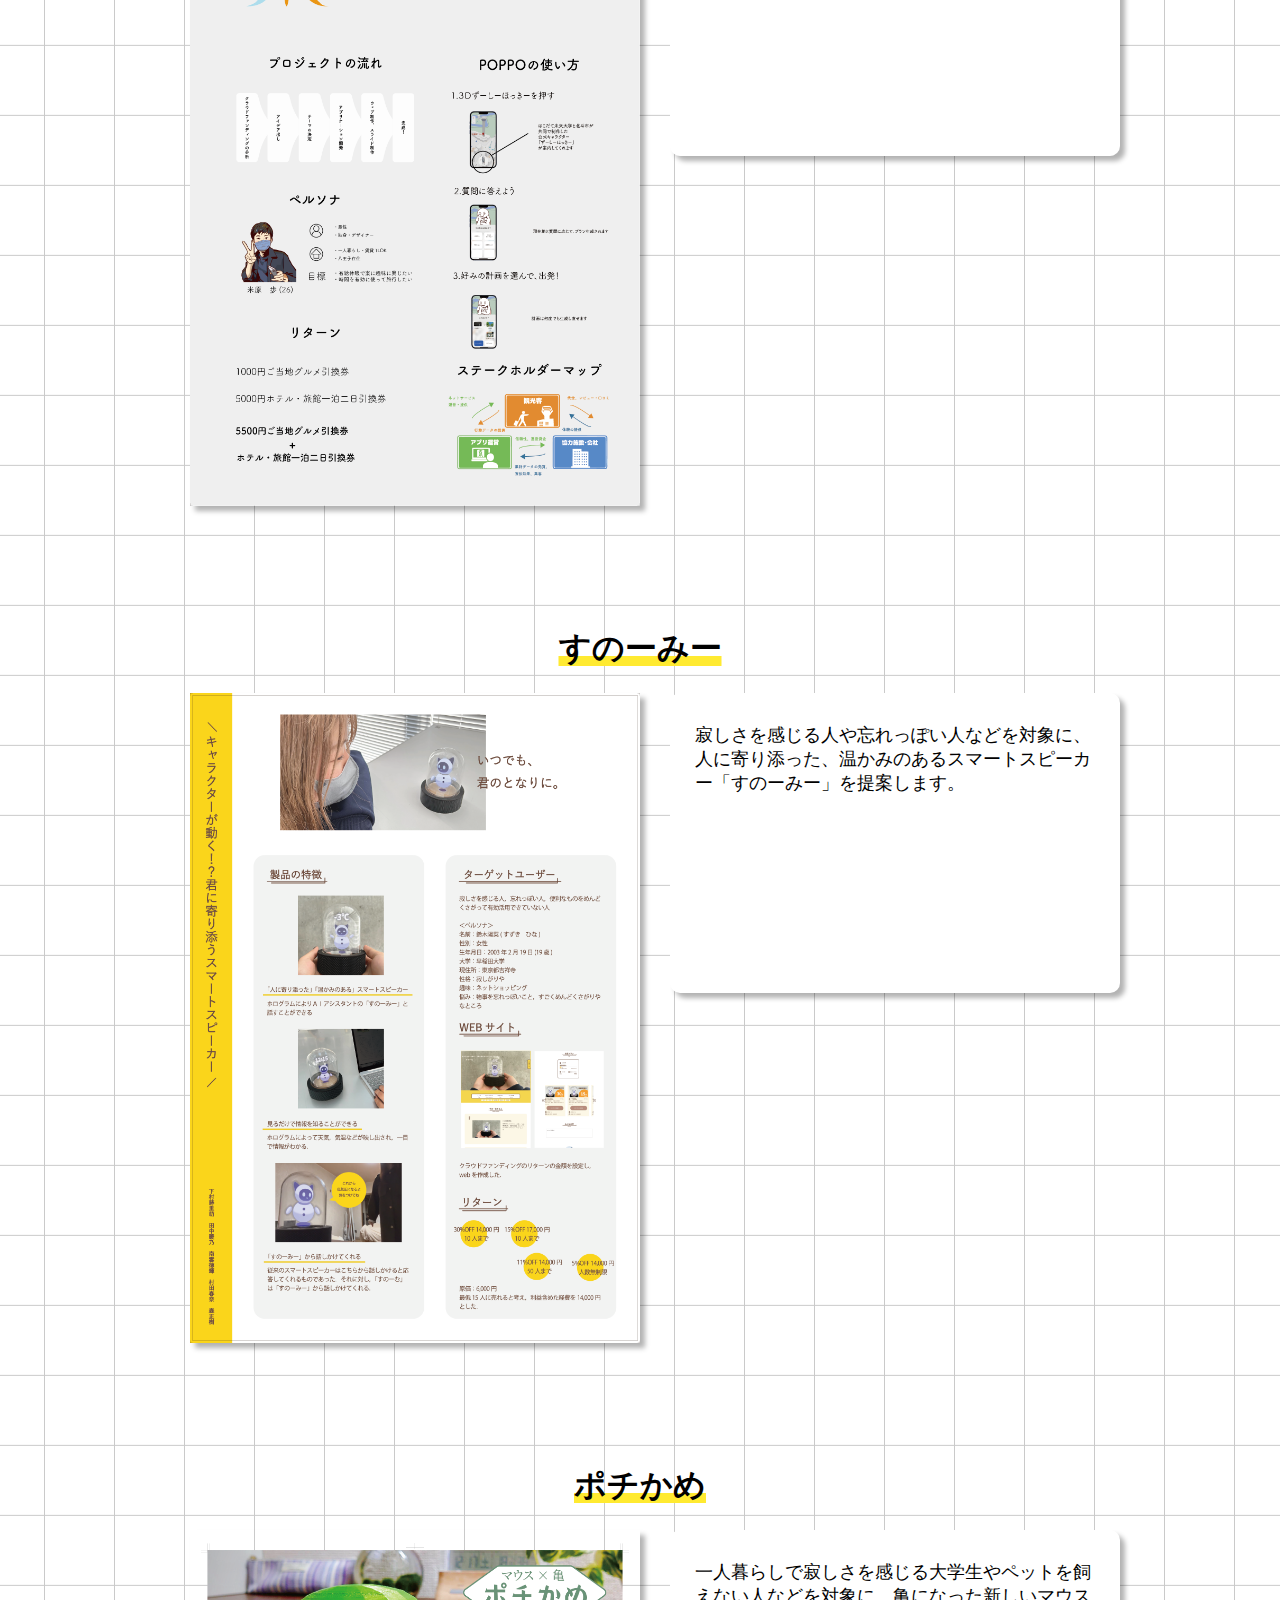
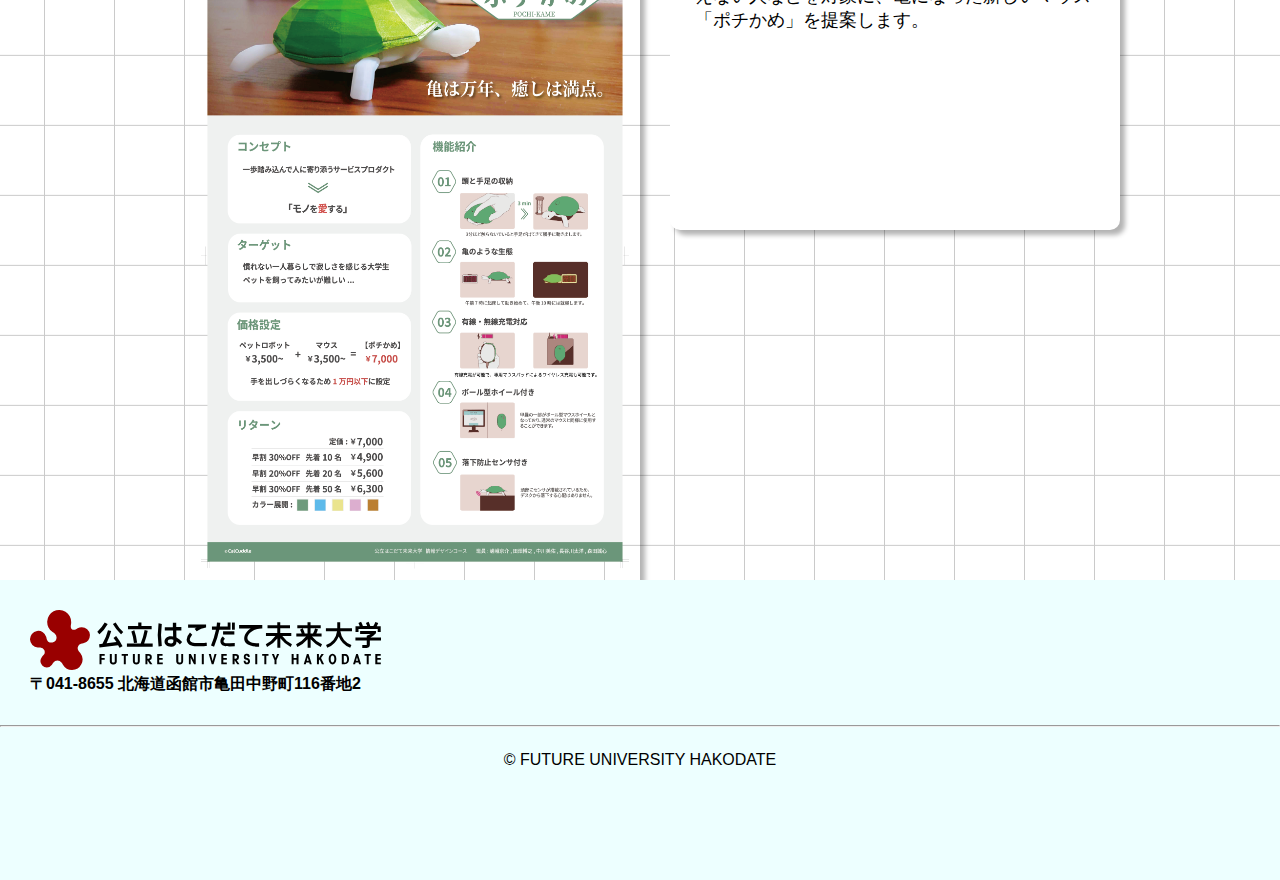
<file: 作品詳細.html>
<!doctype html>
<html lang="ja">

<head>
    <meta charset="utf-8">
    <title>公立はこだて未来大学-情報デザインコース</title>
    <link rel="stylesheet" href="HIv2-style.css"> <!--,\styles.cssをリンク-->
    <link rel="icon" type="image/png" href="test1.jpeg">

</head>

<body>
    <div class="center"><!--header-->
        <header>
            <a href="index.html">
                <img src="title-ja.svg" alt="logo" class="header-logo" />
            </a>
            <nav class="menu-group">
                <ul>
                    <a href="コースの学び.html" class="menu-item">
                        <div class="menu-text">コースについて学ぶ</div>
                    </a>
                    <a href="作品一覧.html" class="menu-item">
                        <div class="menu-text">作品一覧</div>
                    </a>
                    <a href="スケジュール.html" class="menu-item">
                        <div class="menu-text">スケジュール</div>
                    </a>
                    <a href="制作プロセス.html" class="menu-item">
                        <div class="menu-text">制作プロセスを知る</div>
                    </a>
                    <a href="Q&A.html" class="menu-item">
                        <div class="menu-text">Q&A</div>
                    </a>
                </ul>
            </nav>
        </header>
    </div>

    <div class="grid-bgd sub2">
        <div class="margin-bgd" id="HOPE"></div>
        <div class="demo-block">
            <h1>HOPE</h1>
            <div class="center">
                <img src="poster/hope.jpg" class="test-class" />
                <img src="poster/hopepre.jpg" class="test-class" />
                <div class="exp-bgd">
                    <p class="demo-comment">
                        体力制があるカードゲームです。ゲームのお題、テンポ、バランス調整、動作の制限、情報の視覚化を工夫してゲームを制作しました。
                    </p>
                </div>
            </div>
        </div>
        <div class="margin-bgd" id="マトリョーシカ"></div>
        <div class="demo-block">
            <h1>マトリョーシカ</h1>
            <div class="center">
                <img src="poster/matryo.jpg" class="test-class" />
                <img src="poster/matryopre.jpg" class="test-class" />
                <div class="exp-bgd">
                    <p class="demo-comment">
                        ランダムに与えられた数字の順番を当てるゲームです。「コミュニケーション」「頭を使う」「緊張感」「体を使う」ことを重要視しました。
                    </p>
                </div>
            </div>
        </div>
        <div class="margin-bgd" id="BeHIDE"></div>
        <div class="demo-block">
            <h1>BeHIDE</h1>
            <div class="center">
                <img src="poster/behide.jpg" class="test-class" />
                <img src="poster/behidepre.jpg" class="test-class" />
                <div class="exp-bgd">
                    <p class="demo-comment">
                        考える楽しさを増幅させるために、かくれんぼにミッションを導入して体の動きを制限したり、ウラギリという役を追加したりしています。
                    </p>
                </div>
            </div>
        </div>
        <div class="margin-bgd" id="BOTANNI"></div>
        <div class="demo-block">
            <h1>BOTANNI</h1>
            <div class="center">
                <img src="poster/botanni.jpg" class="test-class" />
                <img src="poster/botannipre.jpg" class="test-class" />
                <div class="exp-bgd">
                    <p class="demo-comment">
                        目隠ししてボタンを踏むゲームです。視覚制限にITを組み合わせた斬新なルール、遊んだ後でも楽しめるような工夫がされています。
                    </p>
                </div>
            </div>
        </div>
        <div class="margin-bgd" id="color"></div>
        <div class="demo-block">
            <h1>color tail</h1>
            <div class="center">
                <img src="poster/color.jpg" class="test-class" />
                <img src="poster/colorpre.jpg" class="test-class" />
                <div class="exp-bgd">
                    <p class="demo-comment">
                        セロハンシートで作った眼鏡で色覚を制限して行うしっぽ取りです。色によって特典が違うので考えて取る必要があります。
                    </p>
                </div>
            </div>
        </div>
        <div class="margin-bgd" id="Mission"></div>
        <div class="demo-block">
            <h1>Mission in Progress</h1>
            <div class="center">
                <img src="poster/misson.jpg" class="test-class" />
                <img src="poster/missonpre.jpg" class="test-class" />
                <div class="exp-bgd">
                    <p class="demo-comment">
                        端末でミッションを行って受け取った制限を守りながら爆弾を処理する遊びです。爆弾の緊張感、チームの一体感、運要素が魅力です。
                    </p>
                </div>
            </div>
        </div>
        <div class="margin-bgd" id="SMASH"></div>
        <div class="demo-block">
            <h1>SMASH</h1>
            <div class="center">
                <img src="poster/smash.jpg" class="test-class" />
                <img src="poster/smashpre.jpg" class="test-class" />
                <div class="exp-bgd">
                    <p class="demo-comment">
                        センサや振動モーター、スピーカーを装着した剣で行う気配斬りです。素早い試合展開で、やる人も見る人も楽しい遊びです。
                    </p>
                </div>
            </div>
        </div>
        <div class="margin-bgd" id="すごろく"></div>
        <div class="demo-block">
            <h1>すごろく鬼ごっこ</h1>
            <div class="center">
                <img src="poster/sugoroku.jpg" class="test-class" />
                <img src="poster/sugorokupre.jpg" class="test-class" />
                <div class="exp-bgd">
                    <p class="demo-comment">
                        7×7のフィールドで鬼ごっこを行います。逃げる歩数はじゃんけんで決まるため、駆け引きが発生しゲームを盛り上げます。
                    </p>
                </div>
            </div>
        </div>
        <div class="margin-bgd" id="だるまさん"></div>
        <div class="demo-block">
            <h1>だるまさんがにげだした</h1>
            <div class="center">
                <img src="poster/daruma.jpg" class="test-class" />
                <img src="poster/darumapre.jpg" class="test-class" />
                <div class="exp-bgd">
                    <p class="demo-comment">
                        動くための足場やトラップを設置して「だるまさんがころんだ」を進化させ、大学生が遊んでも楽しい遊びを作りました。
                    </p>
                </div>
            </div>
        </div>
        <div class="margin-bgd" id="赤ずきん"></div>
        <div class="demo-block">
            <h1>赤ずきん</h1>
            <div class="center">
                <img src="poster/aka.jpg" class="test-class" />
                <img src="poster/akapre.jpg" class="test-class" />
                <div class="exp-bgd">
                    <p class="demo-comment">
                        赤ずきんをテーマに宝探しと鬼ごっこを合わせた遊びです。体と頭を使い、チーム戦を行うことで遊びをより楽しくさせています。
                    </p>
                </div>
            </div>
        </div>
        <div class="margin-bgd" id="addlas"></div>
        <div class="demo-block">
            <h1>addlas</h1>
            <div class="center">
                <img src="poster/addlas.png" class="test-class" />
                <div class="exp-bgd">
                    <p class="demo-comment">
                        友達とよく遊びに行く人や新しいところに行くのが好きな人などを対象に、みんなで作るマップアプリ「Addlas」を提案します。
                    </p>
                </div>
            </div>
        </div>
        <div class="margin-bgd" id="ecoco"></div>
        <div class="demo-block">
            <h1>Ecoco</h1>
            <div class="center">
                <img src="poster/ecoco.png" class="test-class" />
                <div class="exp-bgd">
                    <p class="demo-comment">
                        電気代を節約することを目的に、親しみやすいアプリを目指して、スマホで簡単に電力使用量が確認できるアプリ「Ecoco」を提案します。
                    </p>
                </div>
            </div>
        </div>
        <div class="margin-bgd" id="life"></div>
        <div class="demo-block">
            <h1>lifith</h1>
            <div class="center">
                <img src="poster/lifewith.png" class="test-class" />
                <div class="exp-bgd">
                    <p class="demo-comment">
                        癒しが欲しい人を対象に、「お世話してあげる存在」というコンセプトのもと、ペットを飼うことの不安を解消した「Lifith」を提案します。
                    </p>
                </div>
            </div>
        </div>
        <div class="margin-bgd" id="metarea"></div>
        <div class="demo-block">
            <h1>metarea</h1>
            <div class="center">
                <img src="poster/metarea1.png" class="test-class" />
                <img src="poster/metarea2.png" class="test-class" />
                <div class="exp-bgd">
                    <p class="demo-comment">
                        理想の部屋が欲しい人やVRやメタバースに関心がある人などを対象に、理想像を仮想空間として提供するサービス「metarea」を提案します。
                    </p>
                </div>
            </div>
        </div>
        <div class="margin-bgd" id="peta"></div>
        <div class="demo-block">
            <h1>peta</h1>
            <div class="center">
                <img src="poster/peta.png" class="test-class" />
                <div class="exp-bgd">
                    <p class="demo-comment">
                        ものをよく失くす人を対象に、「日用品とITが生む新しい体験」を目指し、貼ることができるシールタイプの紛失防止タグ「Peta」を提案します。
                    </p>
                </div>
            </div>
        </div>
        <div class="margin-bgd" id="poppo"></div>
        <div class="demo-block">
            <h1>poppo</h1>
            <div class="center">
                <img src="poster/poppo.png" class="test-class" />
                <div class="exp-bgd">
                    <p class="demo-comment">
                        楽に趣味に興じたい人や時間を有効に使って旅行したい人を対象に、質問から観光計画を自動で生成するアプリ「Poppo」を提案します。
                    </p>
                </div>
            </div>
        </div>
        <div class="margin-bgd" id="suno"></div>
        <div class="demo-block">
            <h1>すのーみー</h1>
            <div class="center">
                <img src="poster/sunomi-.png" class="test-class" />
                <div class="exp-bgd">
                    <p class="demo-comment">
                        寂しさを感じる人や忘れっぽい人などを対象に、人に寄り添った、温かみのあるスマートスピーカー「すのーみー」を提案します。
                    </p>
                </div>
            </div>
        </div>
        <div class="margin-bgd" id="pochi"></div>
        <div class="demo-block">
            <h1>ポチかめ</h1>
            <div class="center">
                <img src="poster/pochi.png" class="test-class" />
                <div class="exp-bgd">
                    <p class="demo-comment">
                        一人暮らしで寂しさを感じる大学生やペットを飼えない人などを対象に、亀になった新しいマウス「ポチかめ」を提案します。
                    </p>
                </div>
            </div>
        </div>
    </div>
    <footer>
        <img src="title-ja.svg" alt="logo" class="footer-logo" />
        <h4 style="margin-left: 30px; margin-bottom: 30px;">〒041-8655 北海道函館市亀田中野町116番地2</h3>
            <hr>
            <div class="center">
                <p>© FUTURE UNIVERSITY HAKODATE</p>
            </div>

    </footer>
</body>
</file>
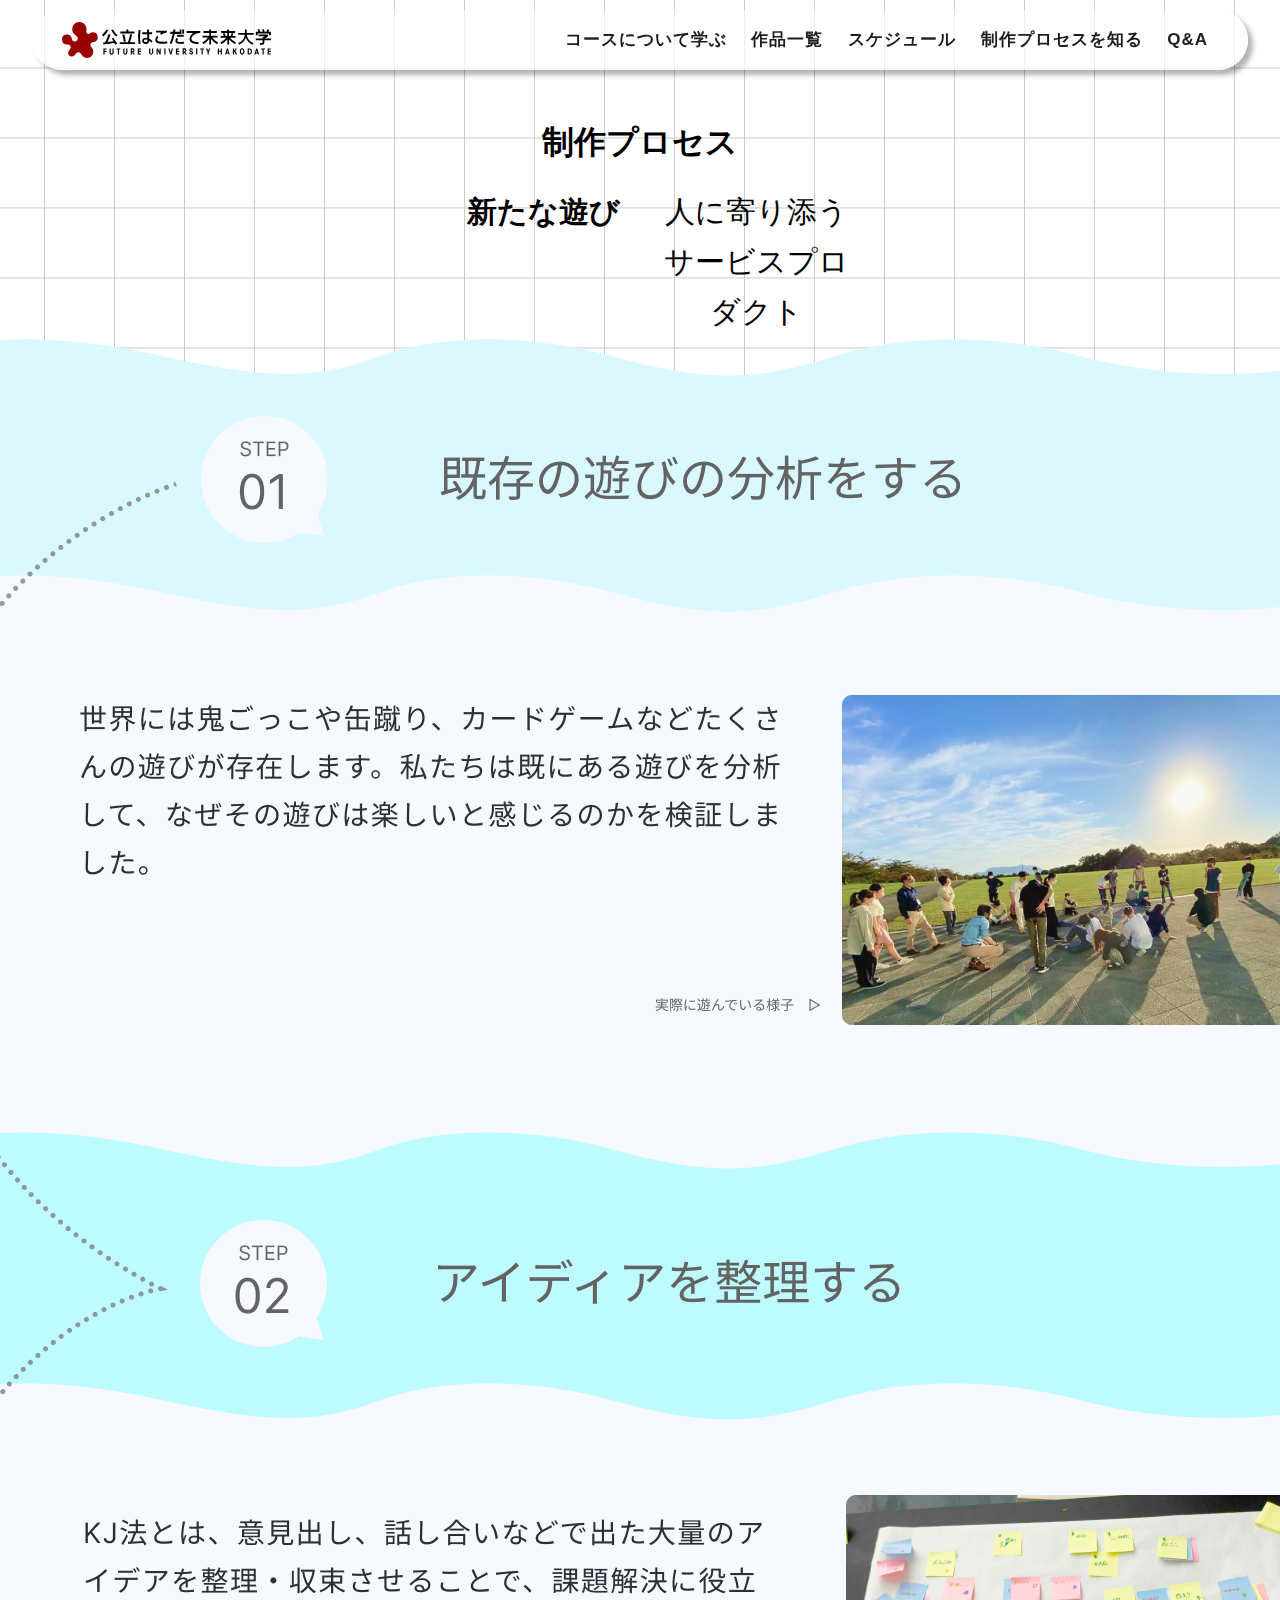
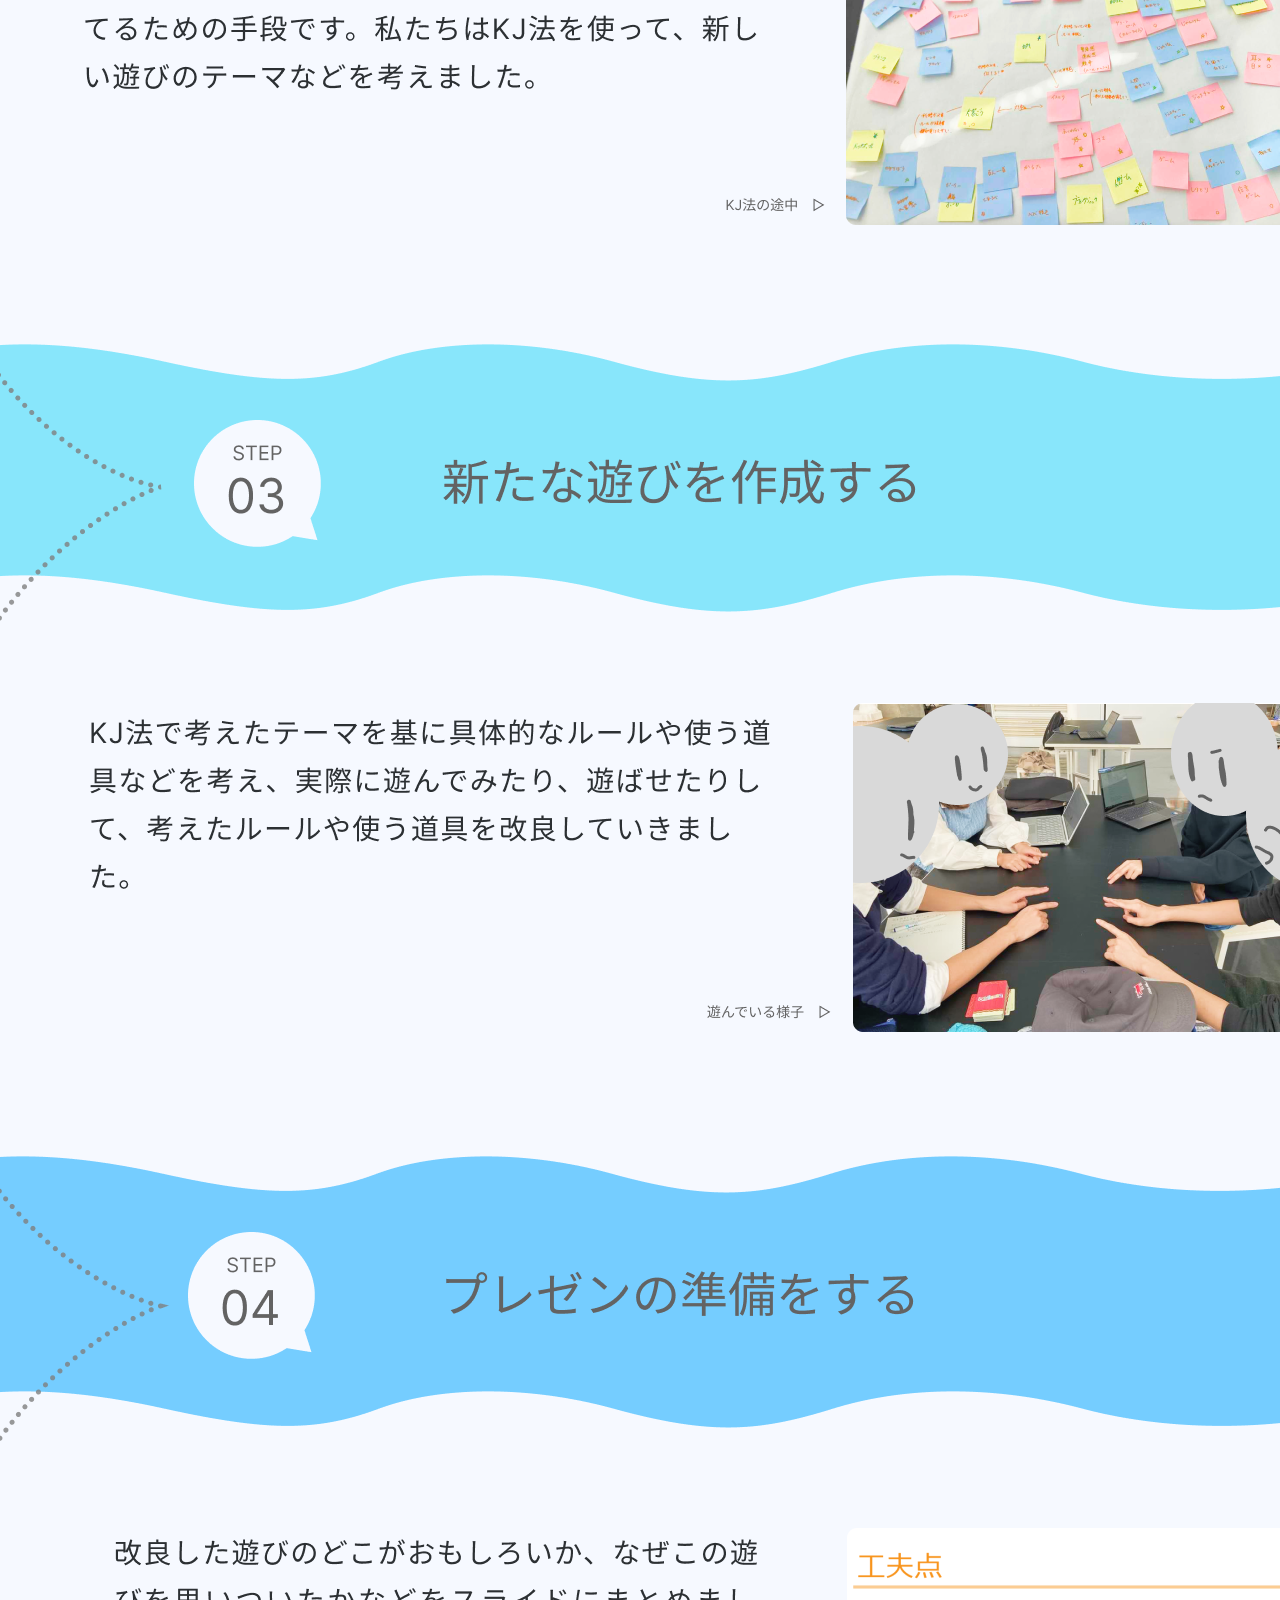
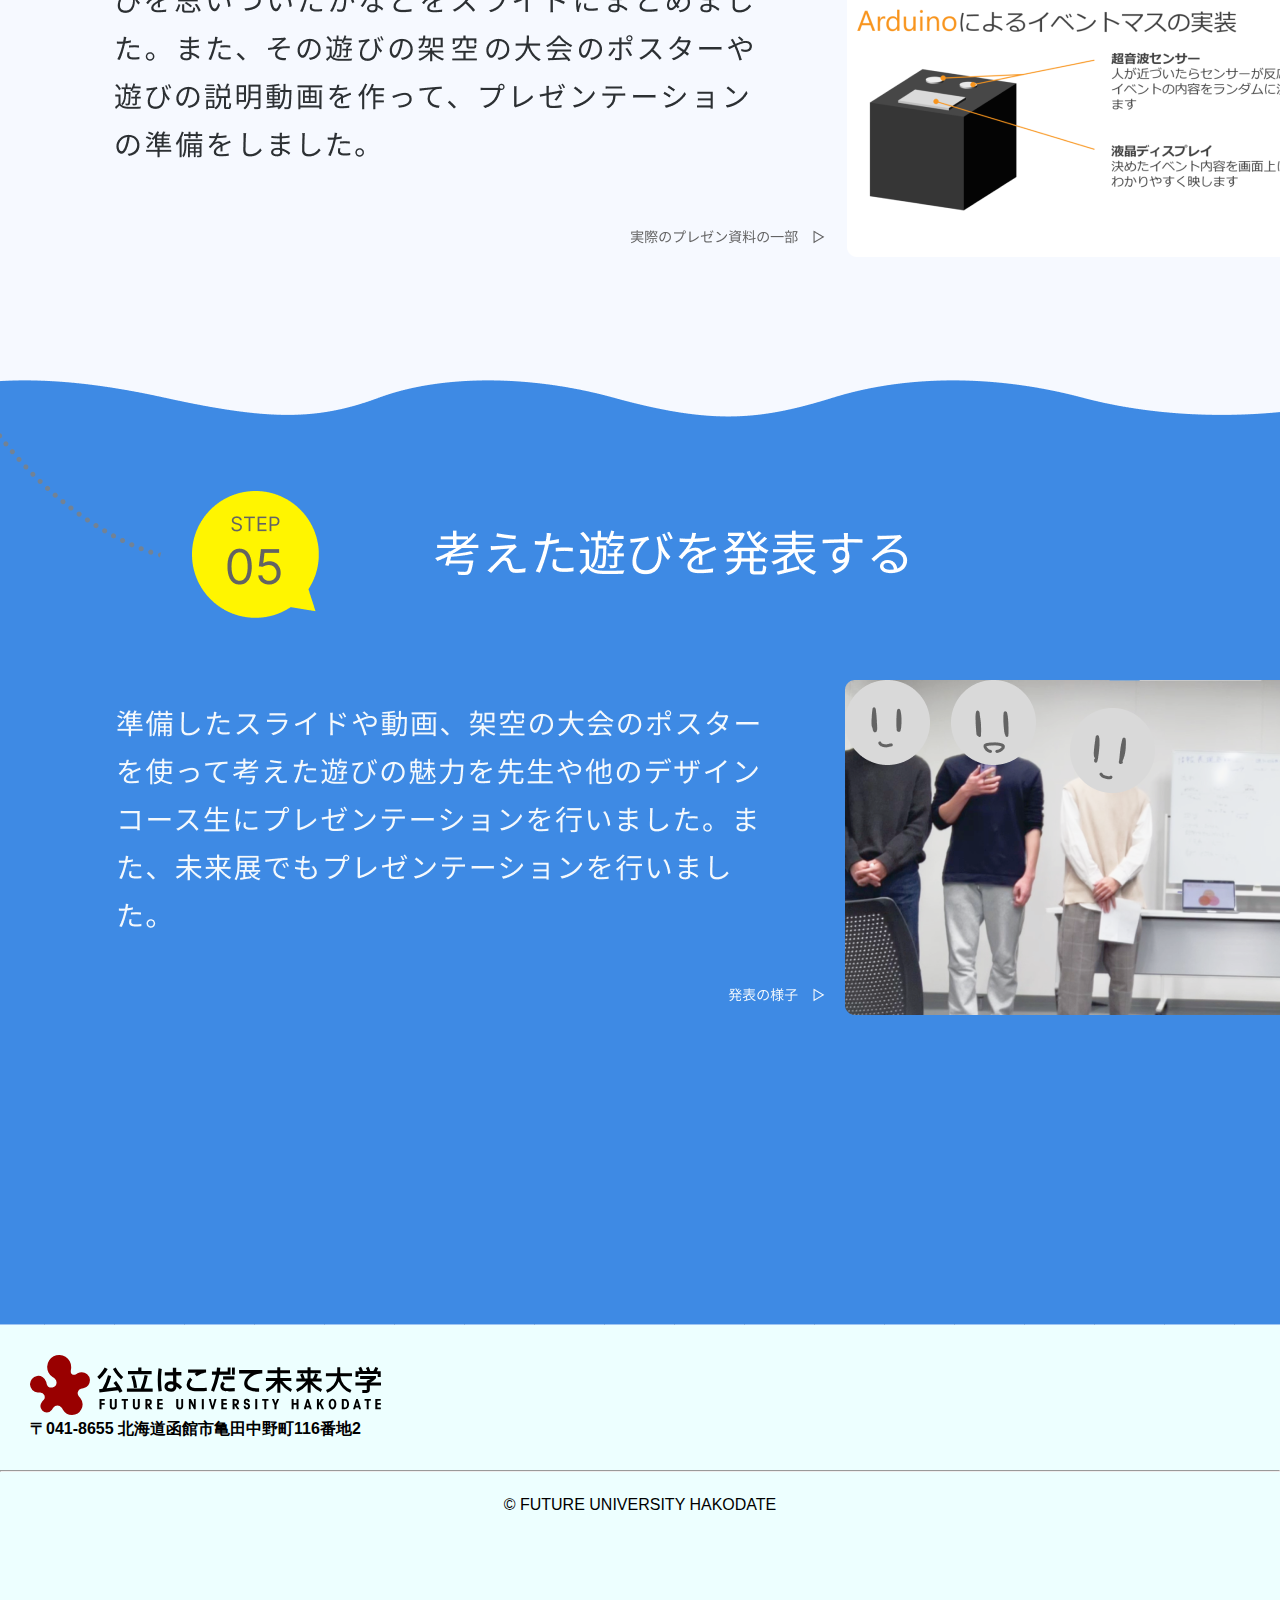
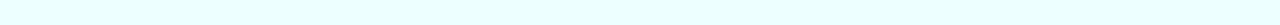
<file: 制作プロセス.html>
<!doctype html>
<html lang="ja">

<head>
    <meta charset="utf-8">
    <title>公立はこだて未来大学-情報デザインコース</title>
    <link rel="stylesheet" href="HIv2-style.css"> <!--,\styles.cssをリンク-->

    <link rel="icon" type="image/png" href="test1.jpeg">
</head>

<body>
    <div class="center"><!--header-->
        <header>
            <a href="index.html">
                <img src="title-ja.svg" alt="logo" class="header-logo" />
            </a>
            <nav class="menu-group">
                <ul>
                    <a href="コースの学び.html" class="menu-item">
                        <div class="menu-text">コースについて学ぶ</div>
                    </a>
                    <a href="作品一覧.html" class="menu-item">
                        <div class="menu-text">作品一覧</div>
                    </a>
                    <a href="スケジュール.html" class="menu-item">
                        <div class="menu-text">スケジュール</div>
                    </a>
                    <a href="制作プロセス.html" class="menu-item">
                        <div class="menu-text">制作プロセスを知る</div>
                    </a>
                    <a href="Q&A.html" class="menu-item">
                        <div class="menu-text">Q&A</div>
                    </a>
                </ul>
            </nav>
        </header>
    </div>


    <div class="bgd">
        <div class="grid-bgd">
            <div class="margin-bgd"></div>
            <h1>制作プロセス</h1>
            <div class="area">
                <input type="radio" name="tab_name" id="tab1" checked>
                <label class="tab_class sub1" for="tab1">新たな遊び</label>
                <div class="content_class">
                    <div class="margin-bgd"></div>
                    <div class="center">
                        <img src="遊び.png" />
                    </div>

                </div>
                <input type="radio" name="tab_name" id="tab2">
                <label class="tab_class sub2" for="tab2">人に寄り添うサービスプロダクト</label>
                <div class="content_class">
                    <div class="margin-bgd"></div>
                    <div class="center">
                        <img src="人に寄り添う.png" />
                    </div>
                </div>
            </div>
            <footer>
                <img src="title-ja.svg" alt="logo" class="footer-logo" />
                <h4 style="margin-left: 30px; margin-bottom: 30px;">〒041-8655 北海道函館市亀田中野町116番地2</h3>
                    <hr>
                    <div class="center">
                        <p>© FUTURE UNIVERSITY HAKODATE</p>
                    </div>

            </footer>
        </div>
    </div>

</body>
</file>
<file: HIv2-style.css>
body,
html,
svg {
    margin: 0;
    padding: 0;
    font-family: sans-serif;
}

a {
    text-decoration: none;
}

h1,
h2 {
    display: flex;
    justify-content: center;
}

h4 {
    margin: 0;
}



.exE {
    line-height: 0;
    margin: 0;
    padding: 0;
    font-size: 0;
}

.under {
    text-decoration: underline;
    /* 下線 */
    text-decoration-thickness: 0.3em;
    /* 線の太さ */
    text-decoration-color: rgb(255, 234, 49);
    /* 線の色 */
    text-underline-offset: -0.1em;
    /* 線の位置。テキストに重なるようにやや上部にする */
    text-decoration-skip-ink: none;
    /* 下線と文字列が重なる部分でも下線が省略されない（線が途切れない） */
}


.flex {
    display: flex;
}

.center {
    display: flex;
    justify-content: center;
}




.Bcenter {
    display: block;
    justify-content: center;
}

header {
    display: flex;
    width: 95%;
    height: 60px;
    border-radius: 50px;
    background: rgba(255, 255, 255, 0.7);
    align-items: center;
    margin-top: 10px;
    box-shadow: 5px 5px 5px 0px rgba(0, 0, 0, .3);
    position: fixed;
    z-index: 1000;
}

footer {
    position: relative;

    bottom: 0;
    width: 100%;
    height: 300px;
    background-color: #edffff;
}

.header-logo {
    display: flex;
    align-items: center;
    margin-right: auto;
    margin-left: 30px;
}

.footer-logo {
    height: 60px;
    width: auto;
    margin-top: 30px;
    margin-left: 30px;
}

.menu-group {
    margin-left: auto;
    margin-right: 30px;
}

.menu-item {
    list-style: none;
    display: inline-block;
    padding: 5px;
    color: rgb(53, 53, 53);
    text-decoration: none;
    font-weight: 600;
}

.menu-text {
    transition: .2s cubic-bezier(0.45, 0, 0.55, 1);
    color: #1d1d1d;
    font-size: 17px;
    font-weight: bold;
    letter-spacing: 0.06em;
    padding-bottom: 2px;
    position: relative;
    margin: 0 5px 0 5px;
}

.lm-wrap {
    width: auto;
    height: 25px;
    border-radius: 5px;
    background-color: #494949;
}

.look-menu {
    color: #ffffff;
    font-size: 17px;
    font-weight: bold;
    letter-spacing: 0.06em;
    margin: 0 5px 0 5px;
}

.menu-text::before {
    background: #1d1d1d;
    content: '';
    width: 100%;
    height: 3px;
    position: absolute;
    left: 0;
    bottom: 0;
    margin: auto;
    transform-origin: top top;
    transform: scale(0, 1);
    transition: transform .3s;
}

.menu-text:hover::before {
    transform-origin: top top;
    transform: scale(1, 1);
}

.layer0 {
    position: fixed;
    z-index: 0;
}

.layer1 {
    display: flexbox;
    position: absolute;
    width: 100%;
    z-index: 1;
}

.layer2 {
    position: absolute;
    width: 100%;
    z-index: 10;
}

#viewer {
    margin: 0 auto;
    line-height: 0;
    width: 100%;
    height: 1000px;
    text-align: left;
    overflow: hidden;
}

#viewer img {
    top: 0;
    left: 0;
    width: 100%;
    height: 1000px;
}


.dashed-line {
    position: relative;
    margin-left: 30px;
    width: 80%;
    height: 1px;
}

.dashed-line::before {
    content: "";
    position: absolute;
    top: 50%;
    left: 0;
    width: 100%;
    height: 1px;
    border-bottom: 2px dashed black;
}




.rect {
    width: 100px;
    height: 100px;
    background-color: #000000;
}

.rect.sub1 {
    display: flex;
    align-items: center;
    margin-left: 20px;
    width: 50px;
    height: 300px;
    background-color: #b7eeff;
}

.rect.sub2 {
    width: 20px;
    height: 300px;
    background-color: #ffffff00;
}

.rect.sub3 {
    display: flex;
    align-items: center;
    margin-left: 20px;
    height: 150px;
    width: 50px;
    background-color: #aaaaaa;
}

.margin-bgd {
    width: 100%;
    height: 100px;
    background-color: rgba(0, 0, 0, 0);
}

.margin-bgd.sub1 {
    height: 900px;
}

.margin-bgd.sub2 {
    height: 200px;
}

.margin-bgd.sub3 {
    height: 550px;
    position: relative;
}

.exp-bgd {
    display: flex;
    justify-content: center;

    width: 450px;
    height: 300px;
    background-color: #ffffff;
    border-radius: 10px;
    box-shadow: 5px 5px 5px 0px rgba(0, 0, 0, .3);
}

.exp-bgd p {
    font-size: large;
}


.bgd {
    width: 100%;
    height: 100px;
    background-color: #ffffff;
}

.bgd.sub1 {
    height: 850px;
}

.bgd.sub2 {
    margin-top: 70px;
    width: 65%;
    height: 400px;
    border-radius: 10px;
    box-shadow: 5px 5px 5px 0px rgba(0, 0, 0, .3);
}


.bgd.sub3 {
    overflow: hidden;
    background-color: #ffffff00;
    height: 1200px;
}

.bgd.sub4 {
    overflow-block: hidden;
    background-color: #ffffff00;
    height: 1000px;
    margin-top: -1030px;
}

.bgd.sub5 {
    overflow: hidden;
    background-color: #ffffff00;
    width: 100%;
    height: 980px;
    margin-top: -980px;

}

.bgd.sub6 {
    overflow: hidden;
    background-color: #ffffff00;
    width: 100%;
    height: 1000px;
}

.bgd.sub7 {
    margin: 70px;
    width: 50%;
    height: 300px;
    border-radius: 10px;
    box-shadow: 5px 5px 5px 0px rgba(0, 0, 0, .3);
}

.grid-bgd {
    background-color: #ffffff;
    background-image: linear-gradient(0deg, transparent calc(100% - 1px), #cacaca calc(100% - 1px)),
        linear-gradient(90deg, transparent calc(100% - 1px), #cacaca calc(100% - 1px));
    background-size: 70px 70px;
    background-repeat: repeat;
    background-position: center center;
}

.grid-bgd.sub1 {
    overflow: hidden;
    background-color: #ffffff00;
    width: 100%;
    height: 980px;
}

.grid-bgd.sub2 {
    background-color: #ffffff00;
    width: 100%;
    height: auto;
}

#mainAbout {
    display: flex;
    justify-content: center;
}

.photoName {
    display: flex;
    flex-direction: column;
    align-items: center;
    text-align: center;
    margin-right: 30px;
}

.aboutContainer {
    display: flex;
    justify-content: center;
    align-items: center;
}

.comment {
    margin-top: -20px;
    width: 55%;
    overflow-wrap: break-word;
    word-wrap: break-word;
    word-break: break-all;
    font-size: 20px;
}

.comment.sub1 {
    margin-top: 10px;
    margin-bottom: 0;
    width: 80%;
    font-size: 20px;
}

.yasuitc {
    width: 150px;
    height: 150px;
    border-radius: 10px;
}

.name {
    font-weight: bold;
    margin-top: 10px;
}

.wave1 {
    filter: drop-shadow(3px 3px 10px #6b6b6b);
}

.wave2 {
    padding-top: 50px;
    filter: drop-shadow(3px 3px 10px #6b6b6b);
}


.contentBoxOder {
    display: flex;
    justify-content: center;
}

.contentBox {
    display: flex;
    flex-flow: column;
    justify-content: center;
    align-items: center;
    width: 500px;
    height: 250px;
    background-color: #ffffff;
    text-decoration: none;
    box-shadow: 5px 5px 5px 0px rgba(0, 0, 0, .3);
    margin: 40px;
}

.mainButtan {
    width: 100%;
    height: 350px;
    display: flex;
    flex-flow: column;
    justify-content: center;
    align-items: center;
    text-decoration: none;
    margin-top: 20px;
}

.mainButtan img {
    width: 100%;
    height: 100%;
}

.buttanBox {
    width: 30%;
    position: relative;
}

.buttanBox img {
    width: 100%;
}

.buttanBox p {
    color: #683838;
    /* 文字色 */
    font-size: 24px;
    /* 文字の大きさ */
    position: absolute;
    left: 50%;
    top: 50%;
    transform: translate(-50%, -50%);
}

.contentTitle {
    color: rgb(53, 53, 53);
    font-size: 50px;
    font-weight: bold;

    margin: 0;
    transition: .2s cubic-bezier(0.45, 0, 0.55, 1);
    letter-spacing: 0.06em;
    position: relative;
}

#keyWordsBox {
    display: flex;
    font-size: 30px;

    color: #1d1d1d;
}

#keyWordsBox p {
    margin: 0;
    margin-right: 10px;
}

.contentTitle::before {
    background: #fff23e;
    content: '';
    width: 100%;
    height: 10px;
    position: absolute;
    left: 0;
    bottom: 5px;
    margin-top: 0;
    transform-origin: right top;
    transform: scale(0, 1);
    transition: transform .3s;
}

.contentTitle:hover::before {
    transform-origin: top left;
    transform: scale(1, 1);
}

.artBox {
    display: flexbox;
}

.artBox.sub1 {
    margin-left: 10%;
    margin-right: auto;
}

.vertical-text {
    font-weight: bold;
    writing-mode: vertical-rl;
    text-orientation: upright;
}

ul.horizontal-list {
    overflow-x: auto;
    white-space: nowrap;
}

/* スクロールの幅の設定 */
ul.horizontal-list::-webkit-scrollbar {
    width: 5px;
    height: 20px;
}

/* スクロールの背景の設定 */
ul.horizontal-list::-webkit-scrollbar-track {
    border-radius: 5px;
    background: rgba(110, 108, 108, 0.089);
}

/* ドラックできるスクロール部の設定 */
ul.horizontal-list::-webkit-scrollbar-thumb {
    border-radius: 10px;
    background: #b3b3b3;
}

ul.horizontal-list::-webkit-scrollbar-thumb:hover {
    border-radius: 11px;
    background: #9c9c9c;
}

.test-item {
    width: 350px;
    height: 450px;
    margin: 30px;
}

.gradBox {
    position: absolute;
    top: 30px;
    right: 0px;
}

.grad {
    width: 250px;
    height: 550px;
    background: linear-gradient(to right, rgba(0, 0, 0, 0), rgba(255, 255, 255, 0.651));
}


.area {
    width: 100%;
    margin: auto;
    flex-wrap: wrap;
    display: flex;
    justify-content: center;
}

.tab_class {
    width: calc(100%/5);
    height: 50px;
    line-height: 50px;
    font-size: 30px;
    text-align: center;
    display: block;
    float: left;
    order: -1;
}

.tab_class.sub1 {
    margin-left: 20px;
    width: calc(100%/6);
}

.tab_class.sub2 {
    width: calc(100%/6);
}

input[name="tab_name"] {
    display: none;
}

input:checked+.tab_class {
    color: rgb(0, 0, 0);
    font-weight:1000;
    text-decoration-thickness: 0.2em;
}

.content_class {
    display: none;
    width: 100%;
}

input:checked+.tab_class+.content_class {
    display: block;
}



.simplebar-scrollbar {
    background-color: #ff0000;
    height: 50px;
}





.splide {
    display: flex;
    justify-content: center;
    padding-bottom: 50px;

}

.splide__slide {
    display: flex;
    justify-content: center;

}

.splide__arrow {
    margin-left: 50px;
    margin-right: 50px;
}



.test-class {
    margin-left: 30px;
    margin-right: 30px;
    width: 450px;
    height: 650px;
    box-shadow: 5px 5px 5px 0px rgba(0, 0, 0, .3);
}

.demo-comment {
    margin-top: 30px;
    width: 400px;
    overflow-wrap: break-word;
    word-wrap: break-word;
    word-break: break-all;
}

.demo-block {
    display: block;
    justify-content: center;
}

.demo-block h1 {
    text-decoration: underline;
    /* 下線 */
    text-decoration-thickness: 0.3em;
    /* 線の太さ */
    text-decoration-color: rgb(255, 234, 49);
    /* 線の色 */
    text-underline-offset: -0.1em;
    /* 線の位置。テキストに重なるようにやや上部にする */
    text-decoration-skip-ink: none;
    /* 下線と文字列が重なる部分でも下線が省略されない（線が途切れない） */
}
</file>
